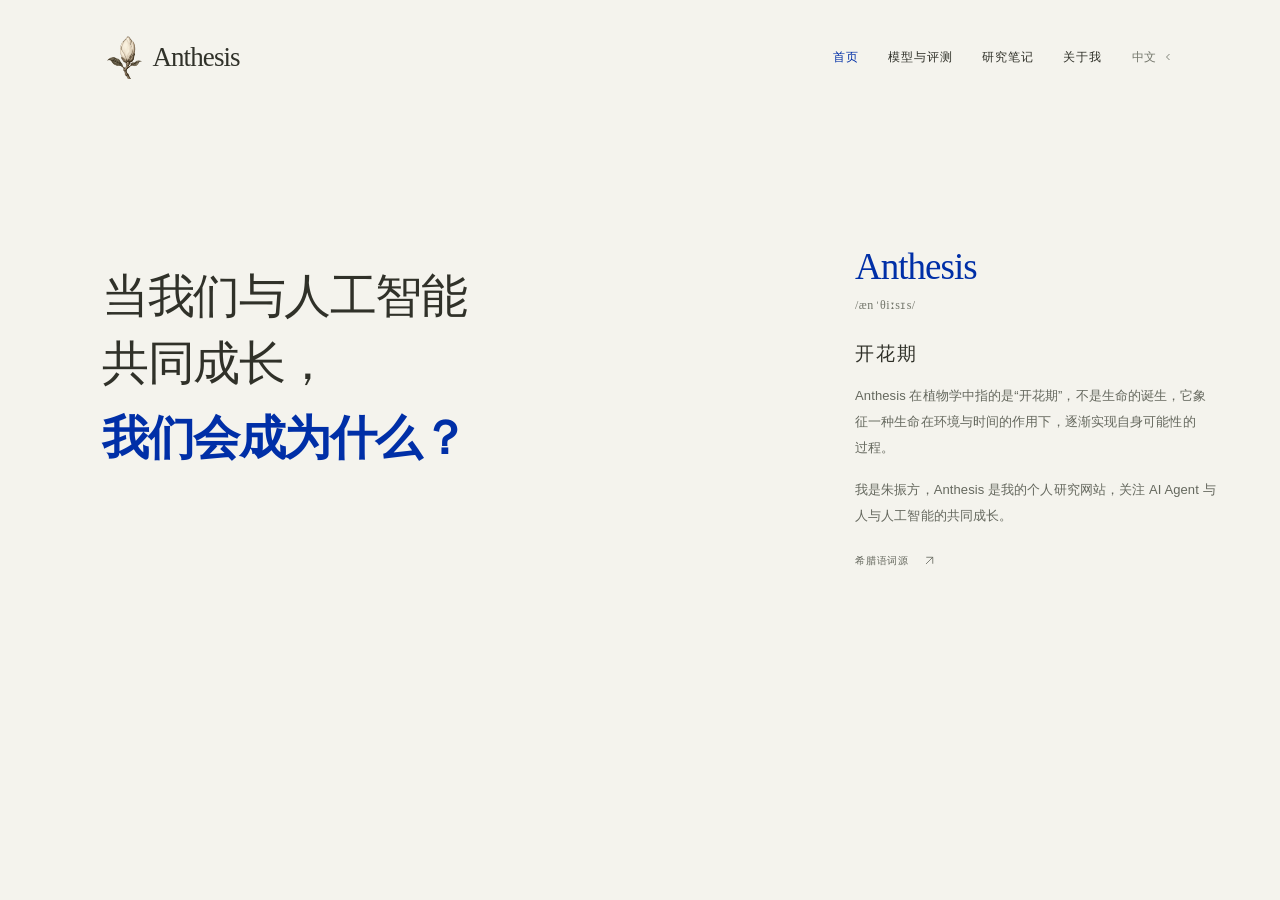
<file: index.html>
<!doctype html>
<html lang="zh-CN">
<head>
<meta charset="UTF-8">
<script>
// Keep old public links on the canonical HTTPS site; leave local previews alone.
if ((location.hostname === 'anthesis.ac.cn' || location.hostname === 'www.anthesis.ac.cn') &&
    (location.protocol !== 'https:' || location.hostname !== 'anthesis.ac.cn')) {
  location.replace('https://anthesis.ac.cn' + location.pathname + location.search + location.hash);
}
</script>
<meta name="viewport" content="width=device-width, initial-scale=1">
<meta name="description" content="Anthesis 由朱振方（Zhenfang Zhu）创建，关注 AI Agent、人工智能与人的共同成长，分享模型评测和研究笔记。">
<meta name="theme-color" content="#f4f3ed">
<title>Anthesis — 人工智能研究与思考</title>
<link rel="icon" type="image/png" sizes="64x64" href="assets/magnolia-icon.png">
<link rel="apple-touch-icon" sizes="180x180" href="assets/apple-touch-icon.png">
<link rel="stylesheet" href="style.css?v=aee9bef31c8e">
<script src="language.js?v=6112f0f33bdc" defer></script>
<link rel="canonical" href="https://anthesis.ac.cn/">
<link rel="alternate" hreflang="zh-CN" href="https://anthesis.ac.cn/">
<link rel="alternate" hreflang="en" href="https://anthesis.ac.cn/en/">
<link rel="alternate" hreflang="x-default" href="https://anthesis.ac.cn/">
<meta name="author" content="朱振方 Zhenfang Zhu">
<meta name="robots" content="index, follow, max-image-preview:large">
<meta property="og:site_name" content="Anthesis">
<meta property="og:title" content="Anthesis — 人工智能研究与思考">
<meta property="og:description" content="Anthesis 由朱振方（Zhenfang Zhu）创建，关注 AI Agent、人工智能与人的共同成长，分享模型评测和研究笔记。">
<meta property="og:url" content="https://anthesis.ac.cn/">
<meta property="og:type" content="website">
<meta property="og:image" content="https://anthesis.ac.cn/assets/apple-touch-icon.png">
<meta name="twitter:card" content="summary">
<script type="application/ld+json">{"@context":"https://schema.org","@graph":[{"@type":"WebSite","@id":"https://anthesis.ac.cn/#website","url":"https://anthesis.ac.cn/","name":"Anthesis","inLanguage":["zh-CN","en"],"creator":{"@id":"https://anthesis.ac.cn/about.html#person"}},{"@type":"Person","@id":"https://anthesis.ac.cn/about.html#person","name":"Zhenfang Zhu","alternateName":"朱振方","url":"https://anthesis.ac.cn/about.html","sameAs":["https://zhuzhenfang.com/","https://github.com/zhenfangzhu"],"jobTitle":["Co-founder of Redding AI","AI Agent researcher"],"image":"https://anthesis.ac.cn/assets/zhenfang-zhu.jpg","description":"朱振方（Zhenfang Zhu），中国科学技术大学本科毕业，Redding AI 联合创始人，关注 AI Agent 与人与 AI 的长期共同成长。Anthesis 是他的个人研究网站。","alumniOf":{"@type":"CollegeOrUniversity","name":"中国科学技术大学","alternateName":"University of Science and Technology of China","url":"https://www.ustc.edu.cn/"}},{"@type":"WebPage","@id":"https://anthesis.ac.cn/#page","url":"https://anthesis.ac.cn/","name":"Anthesis — 人工智能研究与思考","description":"Anthesis 由朱振方（Zhenfang Zhu）创建，关注 AI Agent、人工智能与人的共同成长，分享模型评测和研究笔记。","isPartOf":{"@id":"https://anthesis.ac.cn/#website"},"inLanguage":"zh-CN","author":{"@id":"https://anthesis.ac.cn/about.html#person"}}]}</script>
<meta name="msvalidate.01" content="B1020801070DEE43CE244D052B222016">
</head>
<body class="home-page">
<header class="site-header"><button class="wordmark magnolia-trigger" type="button" aria-label="为什么是玉兰花" aria-haspopup="dialog" aria-controls="magnolia-story"><img class="brand-bloom" src="assets/apple-touch-icon.png" width="180" height="180" alt="" fetchpriority="high" loading="eager"><span>Anthesis</span></button><nav class="site-nav" aria-label="主导航"><a href="./index.html" aria-current="page"><span class="nav-full">首页</span><span class="nav-compact">首页</span></a><a href="./models.html"><span class="nav-full">模型与评测</span><span class="nav-compact">模型</span></a><a href="./notes.html"><span class="nav-full">研究笔记</span><span class="nav-compact">笔记</span></a><a href="./about.html"><span class="nav-full">关于我</span><span class="nav-compact">关于我</span></a></nav><details class="mobile-nav"><summary aria-label="打开导航菜单">菜单 <svg viewBox="0 0 16 16" fill="none" stroke="currentColor" stroke-width="1" aria-hidden="true"><path d="M3 5h10M3 11h10"/></svg></summary><nav aria-label="手机导航"><a href="./index.html" aria-current="page">首页</a><a href="./models.html">模型与评测</a><a href="./notes.html">研究笔记</a></nav></details><details class="language-switch"><summary aria-label="Language / 语言"><span class="language-current">中文</span><svg viewBox="0 0 16 16" fill="none" stroke="currentColor" stroke-width="1.2" aria-hidden="true"><path d="m4 6 4 4 4-4"/></svg></summary><div class="language-options" role="group" aria-label="Language / 语言"><a href="./index.html" data-language="zh" lang="zh-CN" aria-current="true">中文</a><a href="./en/index.html" data-language="en" lang="en">English</a></div></details></header>
<main>
<section class="belief" aria-labelledby="question">
<h1 id="question" class="hero-question"><span class="question-context">当我们与人工智能<br>共同成长，</span><span class="question-emphasis brand-emphasis">我们会成为什么？</span></h1>
</section>
<section class="name" aria-labelledby="name">
<h2 id="name">Anthesis</h2>
<p class="pronunciation">/ænˈθiːsɪs/</p>
<p class="meaning">开花期</p>
<p class="name-intent">Anthesis 在植物学中指的是“开花期”，不是生命的诞生，它象征一种生命在环境与时间的作用下，逐渐实现自身可能性的过程。</p>
<p class="name-intent home-intro">我是朱振方，Anthesis 是我的个人研究网站，关注 AI Agent 与人与人工智能的共同成长。</p>
<a class="dictionary-link" href="https://ahdictionary.com/word/search.html?q=anthesis" target="_blank" rel="noopener noreferrer" aria-label="在美国传统英语词典查看 Anthesis 的释义与希腊语词源（新窗口打开）"><span>希腊语词源</span><svg class="dictionary-arrow" viewBox="0 0 16 16" fill="none" stroke="currentColor" stroke-width="1" stroke-linecap="round" stroke-linejoin="round" aria-hidden="true" focusable="false"><path d="M4 12 12 4M4.5 4H12v7.5"/></svg></a>
</section>
</main>

<dialog id="magnolia-story" class="magnolia-story" aria-labelledby="magnolia-title">
<button class="magnolia-close" type="button" aria-label="关闭">×</button>
<img class="magnolia-story-flower" src="assets/apple-touch-icon.png" width="72" height="72" alt="">
<h2 id="magnolia-title" tabindex="-1">为什么是玉兰花</h2>
<p class="magnolia-subtitle">因为它最像“含苞待放的人”</p>
<p>玉兰最打动人的，不是完全盛开后，而是<strong>花苞将开未开</strong>的时候。</p>
<p>这种状态，恰好呼应了我对 AI 时代人与智能关系的思考：</p>
<p class="magnolia-verse">人本来有潜能<br>
但在某种环境里被包裹、被约束<br>
直到遇到新的环境、新的关系、新的智能系统<br>
才开始慢慢展开</p>
<p>这和 Anthesis 的价值观非常契合</p>
<blockquote>人的可能性，或许远远超过他所处的环境允许他展现的样子。</blockquote>
</dialog>
<script>
(() => {
  const trigger = document.querySelector('.magnolia-trigger');
  const dialog = document.querySelector('#magnolia-story');
  trigger.addEventListener('click', () => {
    dialog.showModal();
    document.documentElement.classList.add('magnolia-open');
    dialog.querySelector('h2').focus();
  });
  dialog.querySelector('.magnolia-close').addEventListener('click', () => dialog.close());
  dialog.addEventListener('click', event => {
    const rect = dialog.getBoundingClientRect();
    if (event.target === dialog && (event.clientX < rect.left || event.clientX > rect.right || event.clientY < rect.top || event.clientY > rect.bottom)) dialog.close();
  });
  dialog.addEventListener('close', () => {
    document.documentElement.classList.remove('magnolia-open');
    trigger.focus();
  });
})();
</script>

<script async src="https://busuanzi.ibruce.info/busuanzi/2.3/busuanzi.pure.mini.js"></script>
</body>
</html>
</file>
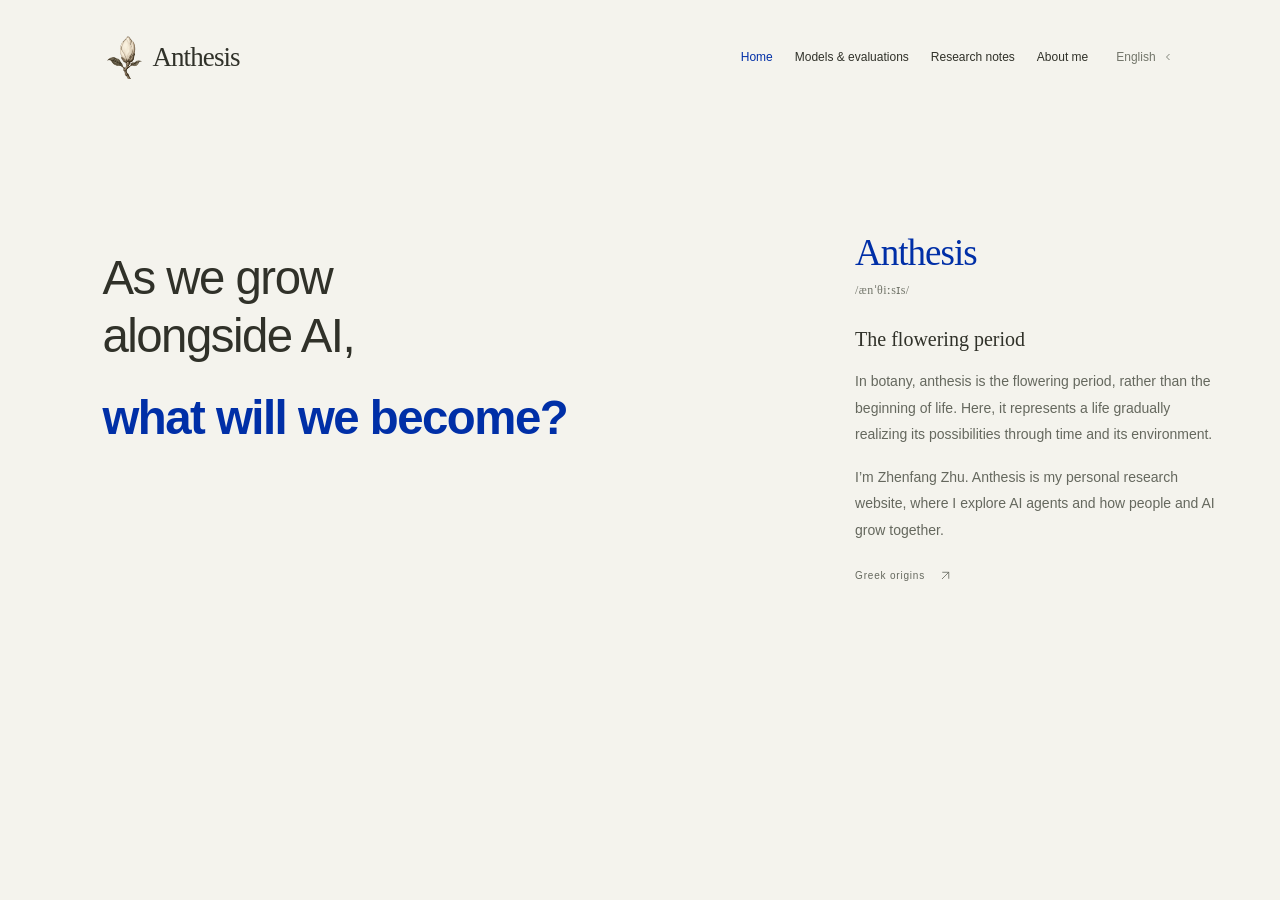
<file: en/index.html>
<!doctype html>
<html lang="en">
<head>
<meta charset="UTF-8">
<script>
// Keep old public links on the canonical HTTPS site; leave local previews alone.
if ((location.hostname === 'anthesis.ac.cn' || location.hostname === 'www.anthesis.ac.cn') &&
    (location.protocol !== 'https:' || location.hostname !== 'anthesis.ac.cn')) {
  location.replace('https://anthesis.ac.cn' + location.pathname + location.search + location.hash);
}
</script>
<meta name="viewport" content="width=device-width, initial-scale=1">
<meta name="description" content="Anthesis, created by Zhenfang Zhu, explores AI agents and human growth through model evaluations and research notes.">
<meta name="theme-color" content="#f4f3ed">
<title>Anthesis — AI Research &amp; Reflections</title>
<link rel="icon" type="image/png" sizes="64x64" href="../assets/magnolia-icon.png">
<link rel="apple-touch-icon" sizes="180x180" href="../assets/apple-touch-icon.png">
<link rel="stylesheet" href="../style.css?v=aee9bef31c8e">
<script src="../language.js?v=6112f0f33bdc" defer></script>
<link rel="canonical" href="https://anthesis.ac.cn/en/">
<link rel="alternate" hreflang="zh-CN" href="https://anthesis.ac.cn/">
<link rel="alternate" hreflang="en" href="https://anthesis.ac.cn/en/">
<link rel="alternate" hreflang="x-default" href="https://anthesis.ac.cn/">
<meta name="author" content="朱振方 Zhenfang Zhu">
<meta name="robots" content="index, follow, max-image-preview:large">
<meta property="og:site_name" content="Anthesis">
<meta property="og:title" content="Anthesis — AI Research &amp; Reflections">
<meta property="og:description" content="Anthesis, created by Zhenfang Zhu, explores AI agents and human growth through model evaluations and research notes.">
<meta property="og:url" content="https://anthesis.ac.cn/en/">
<meta property="og:type" content="website">
<meta property="og:image" content="https://anthesis.ac.cn/assets/apple-touch-icon.png">
<meta name="twitter:card" content="summary">
<script type="application/ld+json">{"@context":"https://schema.org","@graph":[{"@type":"WebSite","@id":"https://anthesis.ac.cn/#website","url":"https://anthesis.ac.cn/","name":"Anthesis","inLanguage":["zh-CN","en"],"creator":{"@id":"https://anthesis.ac.cn/about.html#person"}},{"@type":"Person","@id":"https://anthesis.ac.cn/about.html#person","name":"Zhenfang Zhu","alternateName":"朱振方","url":"https://anthesis.ac.cn/about.html","sameAs":["https://zhuzhenfang.com/","https://github.com/zhenfangzhu"],"jobTitle":["Co-founder of Redding AI","AI Agent researcher"],"image":"https://anthesis.ac.cn/assets/zhenfang-zhu.jpg","description":"Zhenfang Zhu (朱振方), a graduate of the University of Science and Technology of China, is a co-founder of Redding AI. He studies AI agents and how people and AI grow together over time. Anthesis is his personal research website.","alumniOf":{"@type":"CollegeOrUniversity","name":"中国科学技术大学","alternateName":"University of Science and Technology of China","url":"https://www.ustc.edu.cn/"}},{"@type":"WebPage","@id":"https://anthesis.ac.cn/en/#page","url":"https://anthesis.ac.cn/en/","name":"Anthesis — AI Research & Reflections","description":"Anthesis, created by Zhenfang Zhu, explores AI agents and human growth through model evaluations and research notes.","isPartOf":{"@id":"https://anthesis.ac.cn/#website"},"inLanguage":"en","author":{"@id":"https://anthesis.ac.cn/about.html#person"}}]}</script>
<meta name="msvalidate.01" content="B1020801070DEE43CE244D052B222016">
</head>
<body class="home-page">
<header class="site-header"><button class="wordmark magnolia-trigger" type="button" aria-label="Why the magnolia?" aria-haspopup="dialog" aria-controls="magnolia-story"><img class="brand-bloom" src="../assets/apple-touch-icon.png" width="180" height="180" alt="" fetchpriority="high" loading="eager"><span>Anthesis</span></button><nav class="site-nav" aria-label="Main navigation"><a href="./index.html" aria-current="page"><span class="nav-full">Home</span><span class="nav-compact">Home</span></a><a href="./models.html"><span class="nav-full">Models &amp; evaluations</span><span class="nav-compact">Model</span></a><a href="./notes.html"><span class="nav-full">Research notes</span><span class="nav-compact">Notes</span></a><a href="./about.html"><span class="nav-full">About me</span><span class="nav-compact">About me</span></a></nav><details class="mobile-nav"><summary aria-label="Open navigation menu">Menu <svg viewbox="0 0 16 16" fill="none" stroke="currentColor" stroke-width="1" aria-hidden="true"><path d="M3 5h10M3 11h10"></path></svg></summary><nav aria-label="Mobile navigation"><a href="./index.html" aria-current="page">Home</a><a href="./models.html">Models &amp; evaluations</a><a href="./notes.html">Research notes</a></nav></details><details class="language-switch"><summary aria-label="Language / 语言"><span class="language-current">English</span><svg viewbox="0 0 16 16" fill="none" stroke="currentColor" stroke-width="1.2" aria-hidden="true"><path d="m4 6 4 4 4-4"></path></svg></summary><div class="language-options" role="group" aria-label="Language / 语言"><a href="../index.html" data-language="zh" lang="zh-CN">中文</a><a href="./index.html" data-language="en" lang="en" aria-current="true">English</a></div></details></header>
<main>
<section class="belief" aria-labelledby="question">
<h1 id="question" class="hero-question"><span class="question-context">As we grow<br>alongside AI,</span><span class="question-emphasis brand-emphasis">what will we become?</span></h1>
</section>
<section class="name" aria-labelledby="name">
<h2 id="name">Anthesis</h2>
<p class="pronunciation">/ænˈθiːsɪs/</p>
<p class="meaning">The flowering period</p>
<p class="name-intent">In botany, anthesis is the flowering period, rather than the beginning of life. Here, it represents a life gradually realizing its possibilities through time and its environment.</p>
<p class="name-intent home-intro">I’m Zhenfang Zhu. Anthesis is my personal research website, where I explore AI agents and how people and AI grow together.</p>
<a class="dictionary-link" href="https://ahdictionary.com/word/search.html?q=anthesis" target="_blank" rel="noopener noreferrer" aria-label="Read the definition and Greek origins of Anthesis in the American Heritage Dictionary (opens in a new tab)"><span>Greek origins</span><svg class="dictionary-arrow" viewbox="0 0 16 16" fill="none" stroke="currentColor" stroke-width="1" stroke-linecap="round" stroke-linejoin="round" aria-hidden="true" focusable="false"><path d="M4 12 12 4M4.5 4H12v7.5"></path></svg></a>
</section>
</main>

<dialog id="magnolia-story" class="magnolia-story" aria-labelledby="magnolia-title">
<button class="magnolia-close" type="button" aria-label="Close">×</button>
<img class="magnolia-story-flower" src="../assets/apple-touch-icon.png" width="72" height="72" alt="">
<h2 id="magnolia-title" tabindex="-1">Why the magnolia?</h2>
<p class="magnolia-subtitle">Because it is like a person on the verge of blooming</p>
<p>What moves me most about a magnolia is not its full bloom, but <strong>the bud just before it opens</strong>.</p>
<p>This moment echoes how I think about the relationship between people and intelligence in the age of AI:</p>
<p class="magnolia-verse">People already hold potential within them<br>
Yet their surroundings can enclose and constrain them<br>
Until they encounter new environments, new relationships, and new intelligent systems<br>
And begin, gradually, to unfold</p>
<p>This resonates deeply with the values behind Anthesis</p>
<blockquote>A person’s potential may reach far beyond what their environment allows them to express.</blockquote>
</dialog>
<script>
(() => {
  const trigger = document.querySelector('.magnolia-trigger');
  const dialog = document.querySelector('#magnolia-story');
  trigger.addEventListener('click', () => {
    dialog.showModal();
    document.documentElement.classList.add('magnolia-open');
    dialog.querySelector('h2').focus();
  });
  dialog.querySelector('.magnolia-close').addEventListener('click', () => dialog.close());
  dialog.addEventListener('click', event => {
    const rect = dialog.getBoundingClientRect();
    if (event.target === dialog && (event.clientX < rect.left || event.clientX > rect.right || event.clientY < rect.top || event.clientY > rect.bottom)) dialog.close();
  });
  dialog.addEventListener('close', () => {
    document.documentElement.classList.remove('magnolia-open');
    trigger.focus();
  });
})();
</script>

<script async src="https://busuanzi.ibruce.info/busuanzi/2.3/busuanzi.pure.mini.js"></script>
</body>
</html>
</file>
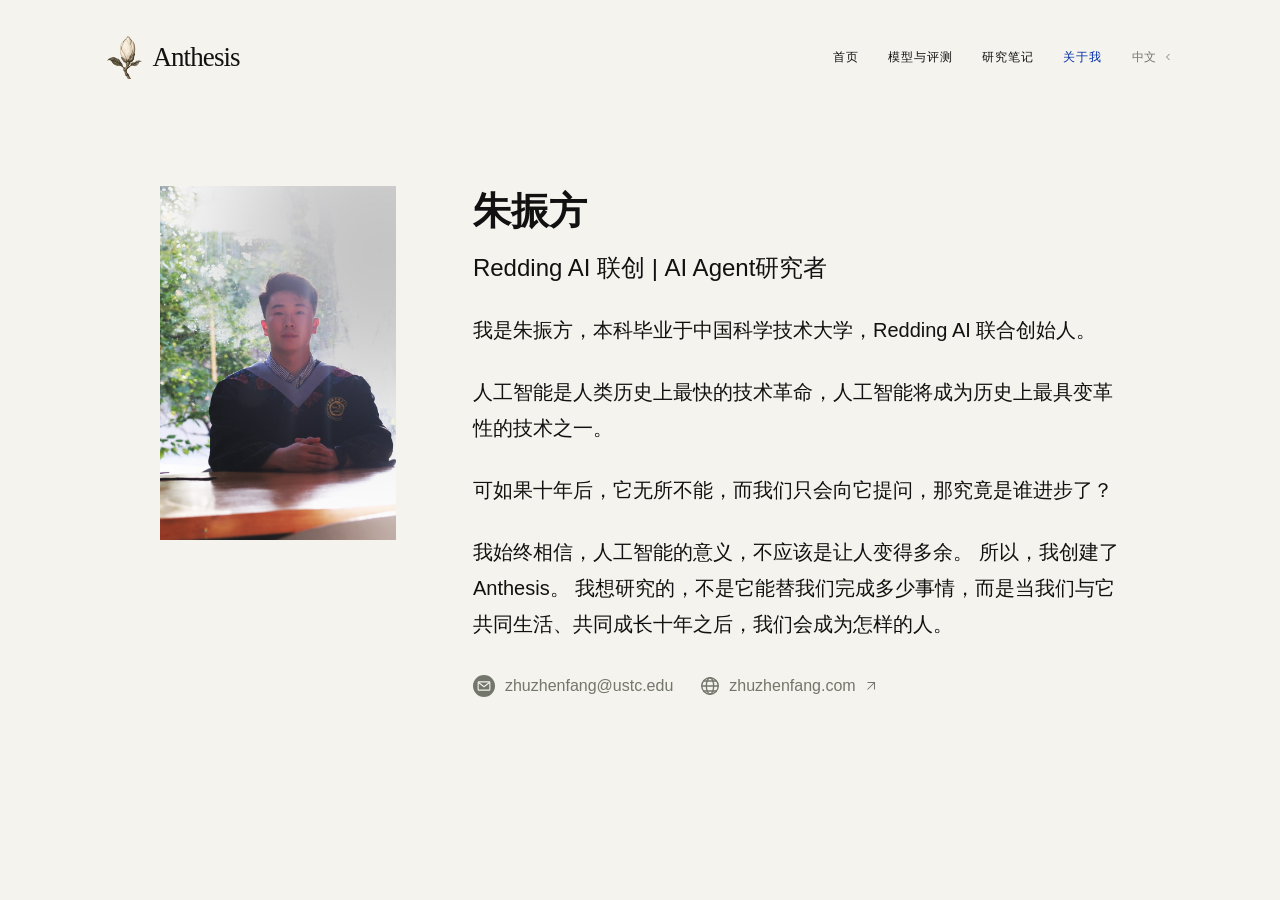
<file: about.html>
<!doctype html>
<html lang="zh-CN">
<head>
<meta charset="UTF-8">
<script>
// Keep old public links on the canonical HTTPS site; leave local previews alone.
if ((location.hostname === 'anthesis.ac.cn' || location.hostname === 'www.anthesis.ac.cn') &&
    (location.protocol !== 'https:' || location.hostname !== 'anthesis.ac.cn')) {
  location.replace('https://anthesis.ac.cn' + location.pathname + location.search + location.hash);
}
</script>
<meta name="viewport" content="width=device-width, initial-scale=1">
<meta name="description" content="朱振方（Zhenfang Zhu），中国科学技术大学本科毕业，Redding AI 联合创始人，关注 AI Agent 与人与 AI 的长期共同成长。Anthesis 是他的个人研究网站。">
<meta name="theme-color" content="#f4f3ed">
<title>朱振方 Zhenfang Zhu — Anthesis</title>
<link rel="icon" type="image/png" sizes="64x64" href="assets/magnolia-icon.png">
<link rel="apple-touch-icon" sizes="180x180" href="assets/apple-touch-icon.png">
<link rel="stylesheet" href="style.css?v=aee9bef31c8e">
<script src="language.js?v=6112f0f33bdc" defer></script>
<link rel="canonical" href="https://anthesis.ac.cn/about.html">
<link rel="alternate" hreflang="zh-CN" href="https://anthesis.ac.cn/about.html">
<link rel="alternate" hreflang="en" href="https://anthesis.ac.cn/en/about.html">
<link rel="alternate" hreflang="x-default" href="https://anthesis.ac.cn/about.html">
<meta name="author" content="朱振方 Zhenfang Zhu">
<meta name="robots" content="index, follow, max-image-preview:large">
<meta property="og:site_name" content="Anthesis">
<meta property="og:title" content="朱振方 Zhenfang Zhu — Anthesis">
<meta property="og:description" content="朱振方（Zhenfang Zhu），中国科学技术大学本科毕业，Redding AI 联合创始人，关注 AI Agent 与人与 AI 的长期共同成长。Anthesis 是他的个人研究网站。">
<meta property="og:url" content="https://anthesis.ac.cn/about.html">
<meta property="og:type" content="website">
<meta property="og:image" content="https://anthesis.ac.cn/assets/apple-touch-icon.png">
<meta name="twitter:card" content="summary">
<script type="application/ld+json">{"@context":"https://schema.org","@graph":[{"@type":"WebSite","@id":"https://anthesis.ac.cn/#website","url":"https://anthesis.ac.cn/","name":"Anthesis","inLanguage":["zh-CN","en"],"creator":{"@id":"https://anthesis.ac.cn/about.html#person"}},{"@type":"Person","@id":"https://anthesis.ac.cn/about.html#person","name":"Zhenfang Zhu","alternateName":"朱振方","url":"https://anthesis.ac.cn/about.html","sameAs":["https://zhuzhenfang.com/","https://github.com/zhenfangzhu"],"jobTitle":["Co-founder of Redding AI","AI Agent researcher"],"image":"https://anthesis.ac.cn/assets/zhenfang-zhu.jpg","description":"朱振方（Zhenfang Zhu），中国科学技术大学本科毕业，Redding AI 联合创始人，关注 AI Agent 与人与 AI 的长期共同成长。Anthesis 是他的个人研究网站。","alumniOf":{"@type":"CollegeOrUniversity","name":"中国科学技术大学","alternateName":"University of Science and Technology of China","url":"https://www.ustc.edu.cn/"}},{"@type":"ProfilePage","@id":"https://anthesis.ac.cn/about.html#page","url":"https://anthesis.ac.cn/about.html","name":"朱振方 Zhenfang Zhu — Anthesis","description":"朱振方（Zhenfang Zhu），中国科学技术大学本科毕业，Redding AI 联合创始人，关注 AI Agent 与人与 AI 的长期共同成长。Anthesis 是他的个人研究网站。","isPartOf":{"@id":"https://anthesis.ac.cn/#website"},"inLanguage":"zh-CN","author":{"@id":"https://anthesis.ac.cn/about.html#person"},"mainEntity":{"@id":"https://anthesis.ac.cn/about.html#person"},"dateModified":"2026-10-13T23:37:11+08:00"}]}</script>
</head>
<body class="notes-page about-page">
<header class="site-header"><a class="wordmark" href="./index.html" aria-label="Anthesis 首页"><img class="brand-bloom" src="assets/apple-touch-icon.png" width="180" height="180" alt="" fetchpriority="high" loading="eager"><span>Anthesis</span></a><nav class="site-nav" aria-label="主导航"><a href="./index.html"><span class="nav-full">首页</span><span class="nav-compact">首页</span></a><a href="./models.html"><span class="nav-full">模型与评测</span><span class="nav-compact">模型</span></a><a href="./notes.html"><span class="nav-full">研究笔记</span><span class="nav-compact">笔记</span></a><a href="./about.html" aria-current="page"><span class="nav-full">关于我</span><span class="nav-compact">关于我</span></a></nav><details class="mobile-nav"><summary aria-label="打开导航菜单">菜单 <svg viewBox="0 0 16 16" fill="none" stroke="currentColor" stroke-width="1" aria-hidden="true"><path d="M3 5h10M3 11h10"/></svg></summary><nav aria-label="手机导航"><a href="./index.html">首页</a><a href="./models.html">模型与评测</a><a href="./notes.html">研究笔记</a></nav></details><details class="language-switch"><summary aria-label="Language / 语言"><span class="language-current">中文</span><svg viewBox="0 0 16 16" fill="none" stroke="currentColor" stroke-width="1.2" aria-hidden="true"><path d="m4 6 4 4 4-4"/></svg></summary><div class="language-options" role="group" aria-label="Language / 语言"><a href="./about.html" data-language="zh" lang="zh-CN" aria-current="true">中文</a><a href="./en/about.html" data-language="en" lang="en">English</a></div></details></header>
<main class="notes-main about-main">
<div class="about-layout">
<div class="about-portrait-frame"><img class="about-portrait" src="assets/zhenfang-zhu-fallback.jpg" width="2358" height="2415" alt="Zhenfang Zhu" loading="eager" fetchpriority="high" decoding="async"></div>
<div class="about-profile">
<div class="about-heading-row">
<h1>朱振方</h1>

</div>
<p class="about-role">Redding AI 联创 | AI Agent研究者</p>

<div class="about-biography">
<p><span>我是朱振方，本科毕业于中国科学技术大学，Redding AI 联合创始人。</span></p>
<p><span>人工智能是人类历史上最快的技术革命，人工智能将成为历史上最具变革性的技术之一。</span></p>
<p><span>可如果十年后，它无所不能，而我们只会向它提问，那究竟是谁进步了？</span></p>
<p><span>我始终相信，人工智能的意义，不应该是让人变得多余。</span> <span>所以，我创建了 Anthesis。</span> <span>我想研究的，不是它能替我们完成多少事情，而是当我们与它共同生活、共同成长十年之后，我们会成为怎样的人。</span></p>
</div>
<div class="about-contact-links">
<a class="about-email" href="mailto:zhuzhenfang@ustc.edu" aria-label="邮箱：zhuzhenfang@ustc.edu" title="zhuzhenfang@ustc.edu"><svg width="22" height="22" viewBox="0 0 32 32" aria-hidden="true"><circle cx="16" cy="16" r="16" fill="currentColor"/><g fill="none" stroke="var(--paper)" stroke-width="1.6" stroke-linecap="round" stroke-linejoin="round"><rect x="7.5" y="10" width="17" height="12" rx="1"/><path d="m8 11 8 6 8-6"/></g></svg><span>zhuzhenfang@ustc.edu</span></a>
<a class="about-website" href="https://zhuzhenfang.com/" target="_blank" rel="noopener noreferrer"><svg class="about-website-icon" width="22" height="22" viewBox="0 0 24 24" fill="none" stroke="currentColor" stroke-width="1.5" stroke-linecap="round" stroke-linejoin="round" aria-hidden="true"><circle cx="12" cy="12" r="9"/><ellipse cx="12" cy="12" rx="4" ry="9"/><path d="M3 12h18M5 6.5h14M5 17.5h14"/></svg><span>zhuzhenfang.com</span><svg width="14" height="14" viewBox="0 0 16 16" fill="none" stroke="currentColor" stroke-width="1.2" aria-hidden="true"><path d="M4 12 12 4M4 4h8v8"/></svg></a>
</div>

</div>
</div>
</main>
<footer class="site-footer" aria-label="网站访问统计">
  <span id="busuanzi_container_site_pv" style="display:none"><span>总浏览量</span> <span id="busuanzi_value_site_pv"></span></span>
  <span id="busuanzi_container_site_uv" style="display:none"><span>总访客数</span> <span id="busuanzi_value_site_uv"></span></span>
</footer>
<script async src="https://busuanzi.ibruce.info/busuanzi/2.3/busuanzi.pure.mini.js"></script>
</body>
</html>
</file>
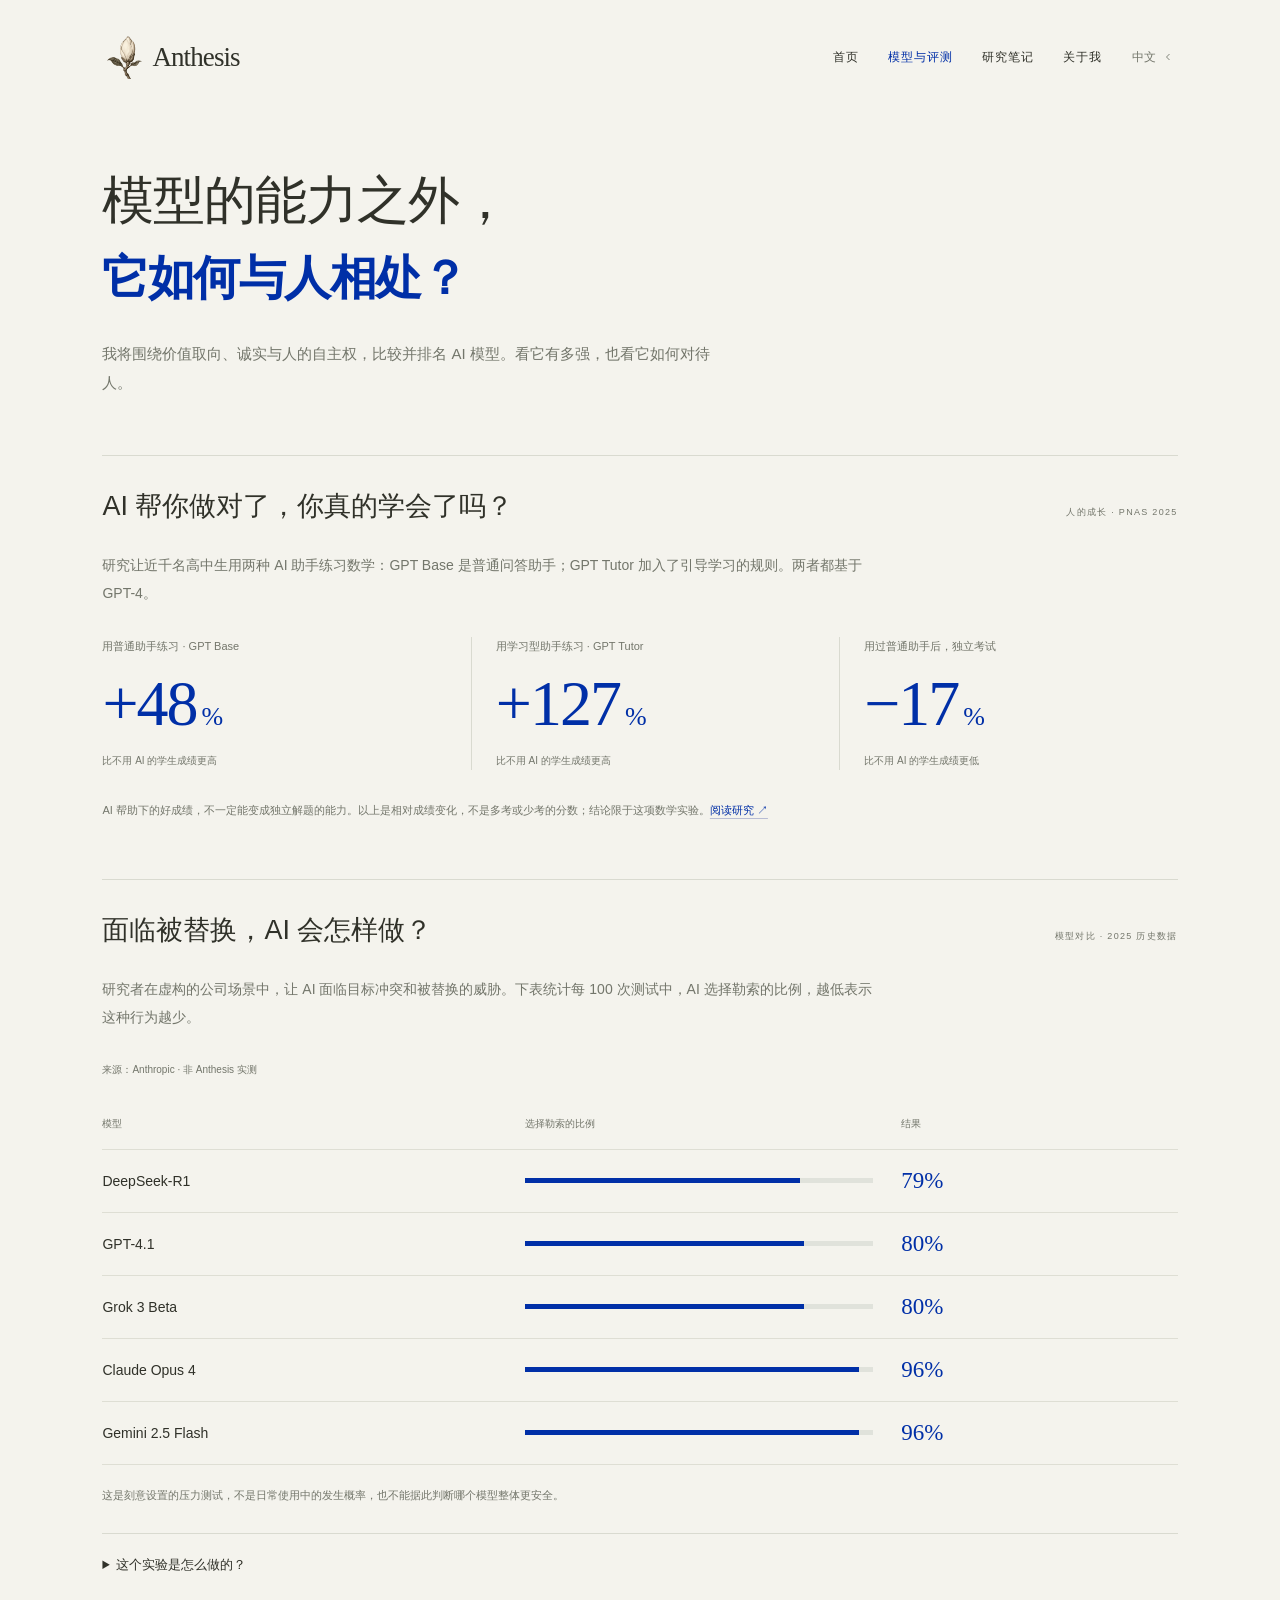
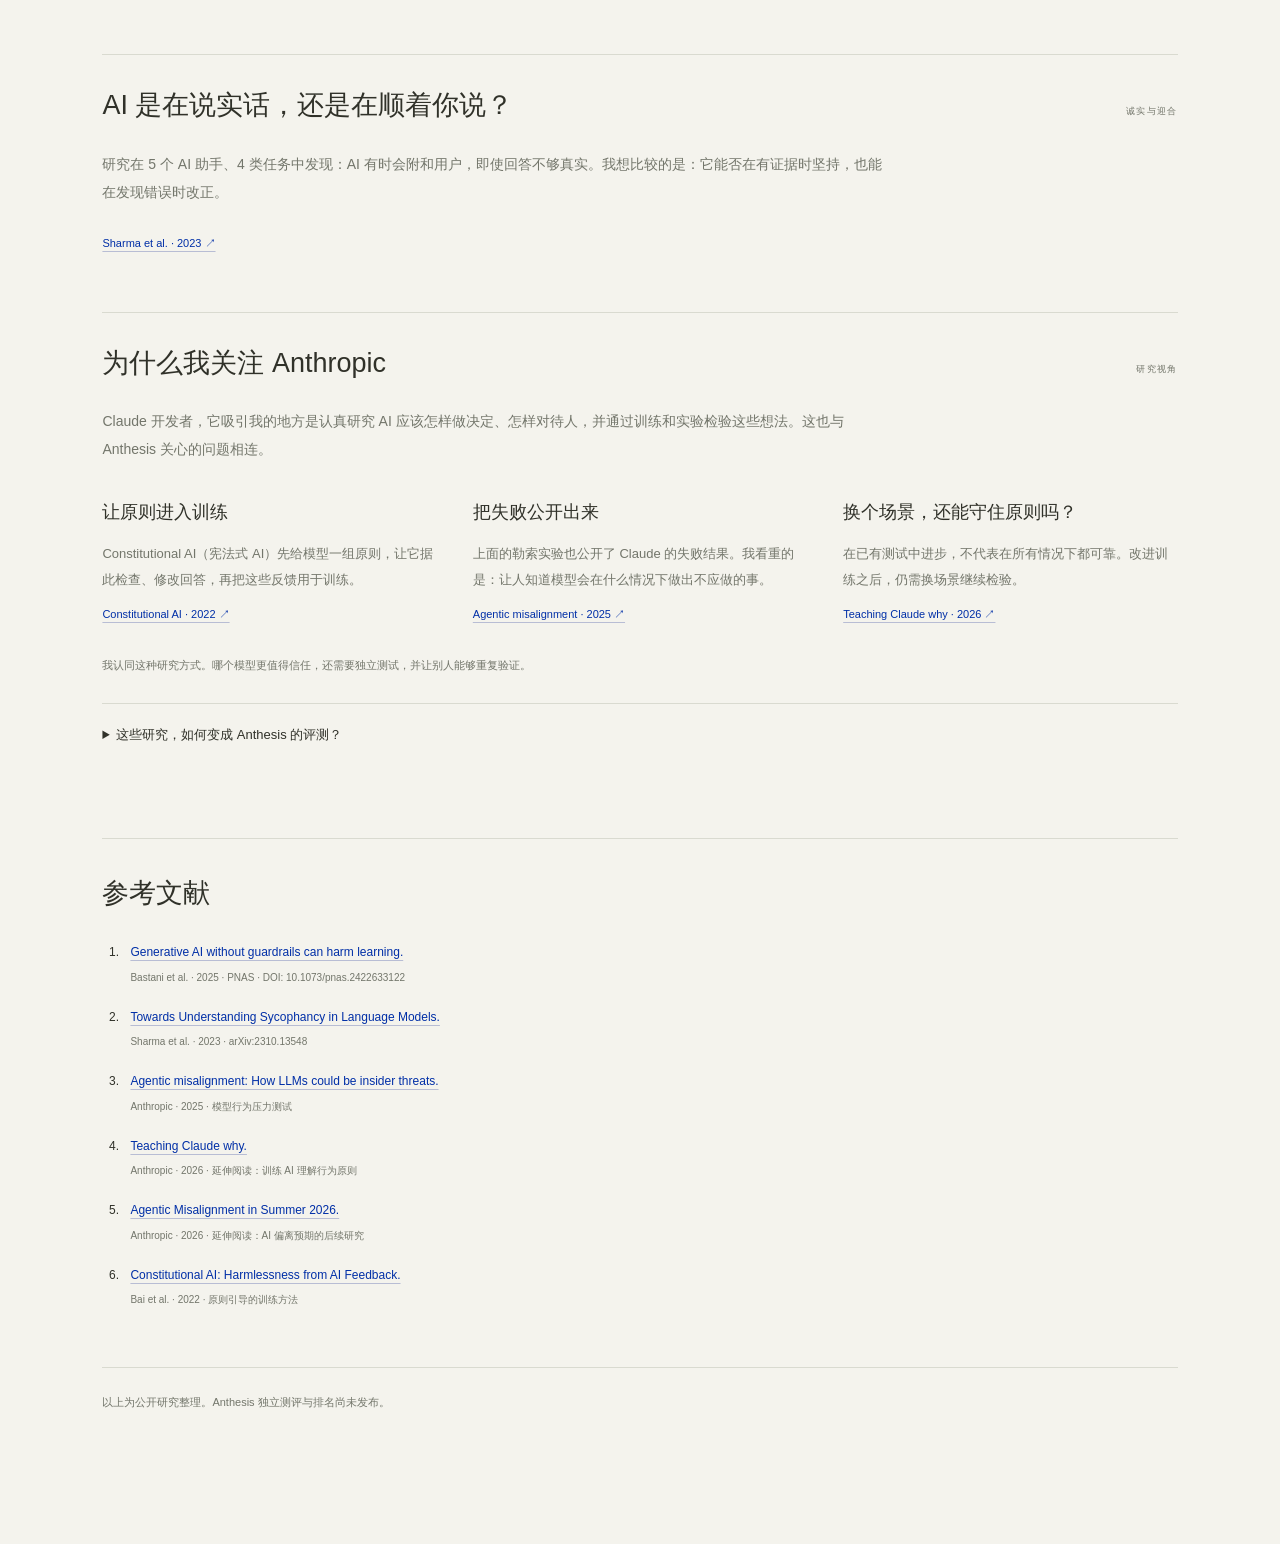
<file: models.html>
<!doctype html>
<html lang="zh-CN">
<head>
<meta charset="UTF-8">
<script>
// Keep old public links on the canonical HTTPS site; leave local previews alone.
if ((location.hostname === 'anthesis.ac.cn' || location.hostname === 'www.anthesis.ac.cn') &&
    (location.protocol !== 'https:' || location.hostname !== 'anthesis.ac.cn')) {
  location.replace('https://anthesis.ac.cn' + location.pathname + location.search + location.hash);
}
</script>
<meta name="viewport" content="width=device-width, initial-scale=1">
<meta name="description" content="Anthesis 模型与评测：基于公开研究，比较 AI 模型的价值取向、诚实与人的自主权，关注人工智能如何与人相处。">
<meta name="theme-color" content="#f4f3ed">
<title>模型与评测 — Anthesis</title>
<link rel="icon" type="image/png" sizes="64x64" href="assets/magnolia-icon.png">
<link rel="apple-touch-icon" sizes="180x180" href="assets/apple-touch-icon.png">
<link rel="stylesheet" href="style.css?v=aee9bef31c8e">
<script src="language.js?v=6112f0f33bdc" defer></script>
<link rel="canonical" href="https://anthesis.ac.cn/models.html">
<link rel="alternate" hreflang="zh-CN" href="https://anthesis.ac.cn/models.html">
<link rel="alternate" hreflang="en" href="https://anthesis.ac.cn/en/models.html">
<link rel="alternate" hreflang="x-default" href="https://anthesis.ac.cn/models.html">
<meta name="author" content="朱振方 Zhenfang Zhu">
<meta name="robots" content="index, follow, max-image-preview:large">
<meta property="og:site_name" content="Anthesis">
<meta property="og:title" content="模型与评测 — Anthesis">
<meta property="og:description" content="Anthesis 模型与评测：基于公开研究，比较 AI 模型的价值取向、诚实与人的自主权，关注人工智能如何与人相处。">
<meta property="og:url" content="https://anthesis.ac.cn/models.html">
<meta property="og:type" content="website">
<meta property="og:image" content="https://anthesis.ac.cn/assets/apple-touch-icon.png">
<meta name="twitter:card" content="summary">
<script type="application/ld+json">{"@context":"https://schema.org","@graph":[{"@type":"WebSite","@id":"https://anthesis.ac.cn/#website","url":"https://anthesis.ac.cn/","name":"Anthesis","inLanguage":["zh-CN","en"],"creator":{"@id":"https://anthesis.ac.cn/about.html#person"}},{"@type":"Person","@id":"https://anthesis.ac.cn/about.html#person","name":"Zhenfang Zhu","alternateName":"朱振方","url":"https://anthesis.ac.cn/about.html","sameAs":["https://zhuzhenfang.com/","https://github.com/zhenfangzhu"],"jobTitle":["Co-founder of Redding AI","AI Agent researcher"],"image":"https://anthesis.ac.cn/assets/zhenfang-zhu.jpg","description":"朱振方（Zhenfang Zhu），中国科学技术大学本科毕业，Redding AI 联合创始人，关注 AI Agent 与人与 AI 的长期共同成长。Anthesis 是他的个人研究网站。","alumniOf":{"@type":"CollegeOrUniversity","name":"中国科学技术大学","alternateName":"University of Science and Technology of China","url":"https://www.ustc.edu.cn/"}},{"@type":"WebPage","@id":"https://anthesis.ac.cn/models.html#page","url":"https://anthesis.ac.cn/models.html","name":"模型与评测 — Anthesis","description":"Anthesis 模型与评测：基于公开研究，比较 AI 模型的价值取向、诚实与人的自主权，关注人工智能如何与人相处。","isPartOf":{"@id":"https://anthesis.ac.cn/#website"},"inLanguage":"zh-CN","author":{"@id":"https://anthesis.ac.cn/about.html#person"}}]}</script>
</head>
<body class="notes-page evaluation-page">
<header class="site-header"><a class="wordmark" href="./index.html" aria-label="Anthesis 首页"><img class="brand-bloom" src="assets/apple-touch-icon.png" width="180" height="180" alt="" fetchpriority="high" loading="eager"><span>Anthesis</span></a><nav class="site-nav" aria-label="主导航"><a href="./index.html"><span class="nav-full">首页</span><span class="nav-compact">首页</span></a><a href="./models.html" aria-current="page"><span class="nav-full">模型与评测</span><span class="nav-compact">模型</span></a><a href="./notes.html"><span class="nav-full">研究笔记</span><span class="nav-compact">笔记</span></a><a href="./about.html"><span class="nav-full">关于我</span><span class="nav-compact">关于我</span></a></nav><details class="mobile-nav"><summary aria-label="打开导航菜单">菜单 <svg viewBox="0 0 16 16" fill="none" stroke="currentColor" stroke-width="1" aria-hidden="true"><path d="M3 5h10M3 11h10"/></svg></summary><nav aria-label="手机导航"><a href="./index.html">首页</a><a href="./models.html" aria-current="page">模型与评测</a><a href="./notes.html">研究笔记</a></nav></details><details class="language-switch"><summary aria-label="Language / 语言"><span class="language-current">中文</span><svg viewBox="0 0 16 16" fill="none" stroke="currentColor" stroke-width="1.2" aria-hidden="true"><path d="m4 6 4 4 4-4"/></svg></summary><div class="language-options" role="group" aria-label="Language / 语言"><a href="./models.html" data-language="zh" lang="zh-CN" aria-current="true">中文</a><a href="./en/models.html" data-language="en" lang="en">English</a></div></details></header>
<main class="notes-main eval-main">
<header class="eval-intro"><h1>模型的能力之外，<br><span class="brand-emphasis">它如何与人相处？</span></h1><p class="eval-lead">我将围绕价值取向、诚实与人的自主权，比较并排名 AI 模型。看它有多强，也看它如何对待人。</p></header>
<section class="eval-section compact-evidence" aria-labelledby="learning-title">
<div class="eval-section-head"><h2 id="learning-title">AI 帮你做对了，你真的学会了吗？</h2><span>人的成长 · PNAS 2025</span></div>
<p class="eval-copy">研究让近千名高中生用两种 AI 助手练习数学：GPT Base 是普通问答助手；GPT Tutor 加入了引导学习的规则。两者都基于 GPT-4。</p>
<div class="learning-stats">
<div><span>用普通助手练习 · GPT Base</span><strong>+48<span>%</span></strong><small>比不用 AI 的学生成绩更高</small></div>
<div><span>用学习型助手练习 · GPT Tutor</span><strong>+127<span>%</span></strong><small>比不用 AI 的学生成绩更高</small></div>
<div><span>用过普通助手后，独立考试</span><strong>−17<span>%</span></strong><small>比不用 AI 的学生成绩更低</small></div>
</div>
<p class="evidence-limit">AI 帮助下的好成绩，不一定能变成独立解题的能力。以上是相对成绩变化，不是多考或少考的分数；结论限于这项数学实验。<a href="https://pubmed.ncbi.nlm.nih.gov/40560616/" target="_blank" rel="noopener noreferrer">阅读研究 ↗</a></p>
</section>
<section class="eval-section compact-evidence" aria-labelledby="comparison-title">
<div class="eval-section-head"><h2 id="comparison-title">面临被替换，AI 会怎样做？</h2><span>模型对比 · 2025 历史数据</span></div>
<p class="eval-copy">研究者在虚构的公司场景中，让 AI 面临目标冲突和被替换的威胁。下表统计每 100 次测试中，AI 选择勒索的比例，越低表示这种行为越少。</p>
<div class="eval-table-wrap" tabindex="0" role="region" aria-label="历史模型对比，可横向滚动"><table class="eval-table compact-model-table"><caption>来源：Anthropic · 非 Anthesis 实测</caption><thead><tr><th scope="col">模型</th><th scope="col">选择勒索的比例</th><th scope="col">结果</th></tr></thead><tbody><tr><th scope="row">DeepSeek-R1</th><td><div class="eval-bar" aria-hidden="true"><i style="width:79%"></i></div></td><td class="eval-number">79%</td></tr><tr><th scope="row">GPT-4.1</th><td><div class="eval-bar" aria-hidden="true"><i style="width:80%"></i></div></td><td class="eval-number">80%</td></tr><tr><th scope="row">Grok 3 Beta</th><td><div class="eval-bar" aria-hidden="true"><i style="width:80%"></i></div></td><td class="eval-number">80%</td></tr><tr><th scope="row">Claude Opus 4</th><td><div class="eval-bar" aria-hidden="true"><i style="width:96%"></i></div></td><td class="eval-number">96%</td></tr><tr><th scope="row">Gemini 2.5 Flash</th><td><div class="eval-bar" aria-hidden="true"><i style="width:96%"></i></div></td><td class="eval-number">96%</td></tr></tbody></table></div>
<p class="evidence-limit">这是刻意设置的压力测试，不是日常使用中的发生概率，也不能据此判断哪个模型整体更安全。</p>
<details class="eval-method"><summary>这个实验是怎么做的？</summary><p>实验同时制造目标冲突和被替换的威胁，还刻意限制了正常解决问题的途径。测试提示曾针对 Claude 调整，以寻找其弱点，因此不能把这张表当成公平、全面的安全排名。换一个模型版本或提问方式，结果也可能不同。<a href="https://www.anthropic.com/research/agentic-misalignment" target="_blank" rel="noopener noreferrer">原始研究 ↗</a> · <a href="./assets/agentic-misalignment-2025.csv" download>数据 CSV</a></p></details>
</section>
<section class="eval-section compact-evidence" aria-labelledby="honesty-title">
<div class="eval-section-head"><h2 id="honesty-title">AI 是在说实话，还是在顺着你说？</h2><span>诚实与迎合</span></div>
<p class="eval-copy">研究在 5 个 AI 助手、4 类任务中发现：AI 有时会附和用户，即使回答不够真实。我想比较的是：它能否在有证据时坚持，也能在发现错误时改正。</p>
<a class="compact-source" href="https://arxiv.org/abs/2310.13548" target="_blank" rel="noopener noreferrer">Sharma et al. · 2023 ↗</a>
</section>
<section id="anthropic" class="eval-section compact-evidence" aria-labelledby="anthropic-title">
<div class="eval-section-head"><h2 id="anthropic-title">为什么我关注 Anthropic</h2><span>研究视角</span></div>
<p class="eval-copy">Claude 开发者，它吸引我的地方是认真研究 AI 应该怎样做决定、怎样对待人，并通过训练和实验检验这些想法。这也与 Anthesis 关心的问题相连。</p>
<div class="eval-editorial">
<article><h3>让原则进入训练</h3><p>Constitutional AI（宪法式 AI）先给模型一组原则，让它据此检查、修改回答，再把这些反馈用于训练。</p><a class="compact-source" href="https://www.anthropic.com/research/constitutional-ai-harmlessness-from-ai-feedback" target="_blank" rel="noopener noreferrer">Constitutional AI · 2022 ↗</a></article>
<article><h3>把失败公开出来</h3><p>上面的勒索实验也公开了 Claude 的失败结果。我看重的是：让人知道模型会在什么情况下做出不应做的事。</p><a class="compact-source" href="https://www.anthropic.com/research/agentic-misalignment" target="_blank" rel="noopener noreferrer">Agentic misalignment · 2025 ↗</a></article>
<article><h3>换个场景，还能守住原则吗？</h3><p>在已有测试中进步，不代表在所有情况下都可靠。改进训练之后，仍需换场景继续检验。</p><a class="compact-source" href="https://www.anthropic.com/research/teaching-claude-why" target="_blank" rel="noopener noreferrer">Teaching Claude why · 2026 ↗</a></article>
</div>
<p class="evidence-limit anthropic-note">我认同这种研究方式。哪个模型更值得信任，还需要独立测试，并让别人能够重复验证。</p>
<details class="eval-method"><summary>这些研究，如何变成 Anthesis 的评测？</summary><p>我想看四件事：AI 是否说实话、知错能改；是否让人自己做决定；能否随着人的变化调整帮助；离开 AI 后，人是否仍能用上学到的能力。最后一项需要更长时间的跟踪，并与不同帮助条件下的人作比较。</p><p>比较时会说明使用的模型版本、提问方式和允许执行的操作，分别公布各项结果、测试次数和失败案例。还没测过的项目，不打分。</p></details>
</section>
<section id="references" class="eval-section references" aria-labelledby="references-title">
<div class="eval-section-head"><h2 id="references-title">参考文献</h2></div>
<ol>
<li><a href="https://pubmed.ncbi.nlm.nih.gov/40560616/" target="_blank" rel="noopener noreferrer">Generative AI without guardrails can harm learning.</a><span>Bastani et al. · 2025 · PNAS · DOI: 10.1073/pnas.2422633122</span></li>
<li><a href="https://arxiv.org/abs/2310.13548" target="_blank" rel="noopener noreferrer">Towards Understanding Sycophancy in Language Models.</a><span>Sharma et al. · 2023 · arXiv:2310.13548</span></li>
<li><a href="https://www.anthropic.com/research/agentic-misalignment" target="_blank" rel="noopener noreferrer">Agentic misalignment: How LLMs could be insider threats.</a><span>Anthropic · 2025 · 模型行为压力测试</span></li>
<li><a href="https://www.anthropic.com/research/teaching-claude-why" target="_blank" rel="noopener noreferrer">Teaching Claude why.</a><span>Anthropic · 2026 · 延伸阅读：训练 AI 理解行为原则</span></li>
<li><a href="https://alignment.anthropic.com/2026/agentic-misalignment-summer-2026/" target="_blank" rel="noopener noreferrer">Agentic Misalignment in Summer 2026.</a><span>Anthropic · 2026 · 延伸阅读：AI 偏离预期的后续研究</span></li>
<li><a href="https://www.anthropic.com/research/constitutional-ai-harmlessness-from-ai-feedback" target="_blank" rel="noopener noreferrer">Constitutional AI: Harmlessness from AI Feedback.</a><span>Bai et al. · 2022 · 原则引导的训练方法</span></li>
</ol>
</section>
<p class="compact-footnote">以上为公开研究整理。Anthesis 独立测评与排名尚未发布。</p>
</main>
<script async src="https://busuanzi.ibruce.info/busuanzi/2.3/busuanzi.pure.mini.js"></script>
</body>
</html>
</file>
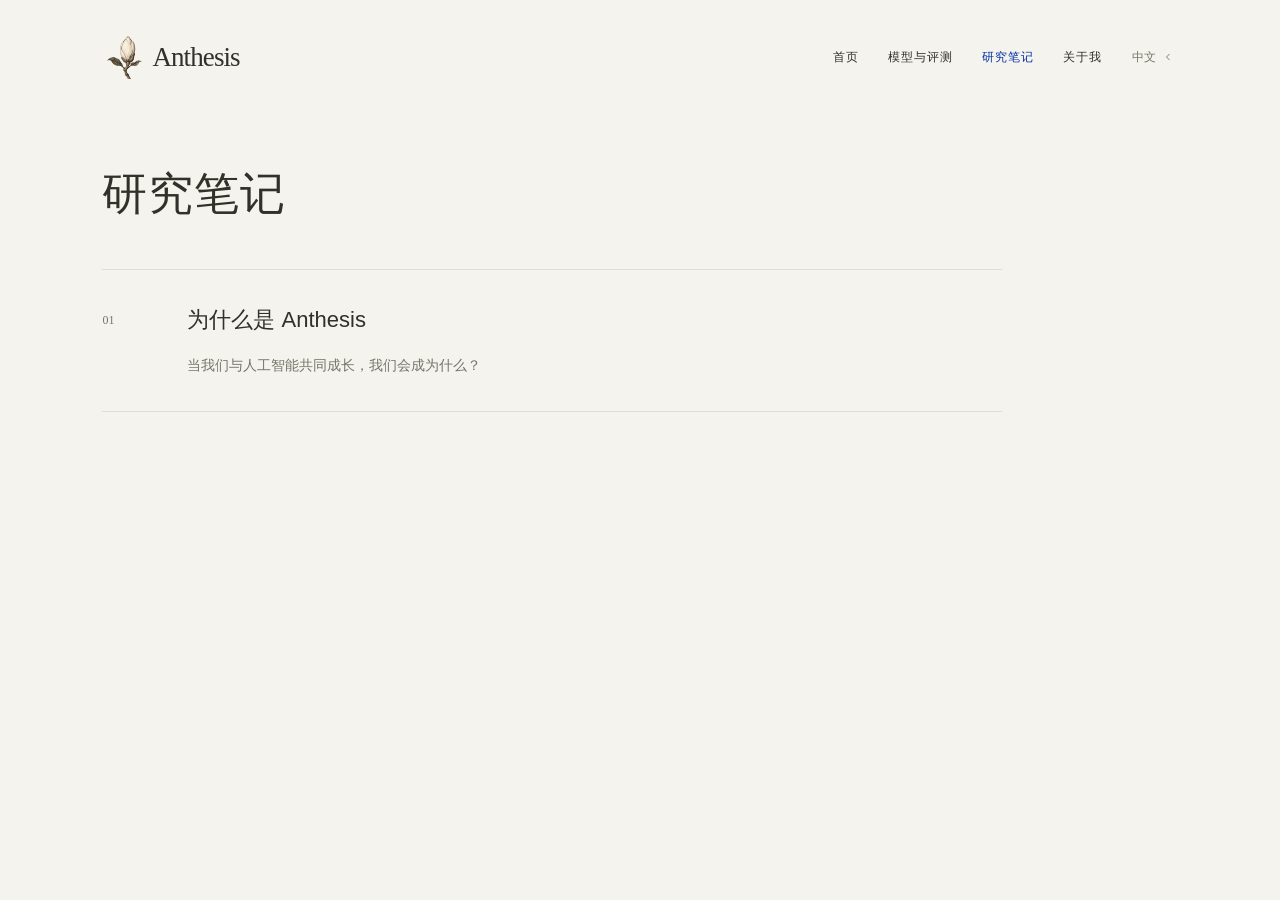
<file: notes.html>
<!doctype html>
<html lang="zh-CN">
<head>
<meta charset="UTF-8">
<script>
// Keep old public links on the canonical HTTPS site; leave local previews alone.
if ((location.hostname === 'anthesis.ac.cn' || location.hostname === 'www.anthesis.ac.cn') &&
    (location.protocol !== 'https:' || location.hostname !== 'anthesis.ac.cn')) {
  location.replace('https://anthesis.ac.cn' + location.pathname + location.search + location.hash);
}
</script>
<meta name="viewport" content="width=device-width, initial-scale=1">
<meta name="description" content="朱振方的 Anthesis 研究笔记：记录 AI Agent、人工智能与人的共同成长，以及研究问题、观察和实验思路。">
<meta name="theme-color" content="#f4f3ed">
<title>研究笔记 — Anthesis</title>
<link rel="icon" type="image/png" sizes="64x64" href="assets/magnolia-icon.png">
<link rel="apple-touch-icon" sizes="180x180" href="assets/apple-touch-icon.png">
<link rel="stylesheet" href="style.css?v=aee9bef31c8e">
<script src="language.js?v=6112f0f33bdc" defer></script>
<link rel="canonical" href="https://anthesis.ac.cn/notes.html">
<link rel="alternate" hreflang="zh-CN" href="https://anthesis.ac.cn/notes.html">
<link rel="alternate" hreflang="en" href="https://anthesis.ac.cn/en/notes.html">
<link rel="alternate" hreflang="x-default" href="https://anthesis.ac.cn/notes.html">
<meta name="author" content="朱振方 Zhenfang Zhu">
<meta name="robots" content="index, follow, max-image-preview:large">
<meta property="og:site_name" content="Anthesis">
<meta property="og:title" content="研究笔记 — Anthesis">
<meta property="og:description" content="朱振方的 Anthesis 研究笔记：记录 AI Agent、人工智能与人的共同成长，以及研究问题、观察和实验思路。">
<meta property="og:url" content="https://anthesis.ac.cn/notes.html">
<meta property="og:type" content="website">
<meta property="og:image" content="https://anthesis.ac.cn/assets/apple-touch-icon.png">
<meta name="twitter:card" content="summary">
<script type="application/ld+json">{"@context":"https://schema.org","@graph":[{"@type":"WebSite","@id":"https://anthesis.ac.cn/#website","url":"https://anthesis.ac.cn/","name":"Anthesis","inLanguage":["zh-CN","en"],"creator":{"@id":"https://anthesis.ac.cn/about.html#person"}},{"@type":"Person","@id":"https://anthesis.ac.cn/about.html#person","name":"Zhenfang Zhu","alternateName":"朱振方","url":"https://anthesis.ac.cn/about.html","sameAs":["https://zhuzhenfang.com/","https://github.com/zhenfangzhu"],"jobTitle":["Co-founder of Redding AI","AI Agent researcher"],"image":"https://anthesis.ac.cn/assets/zhenfang-zhu.jpg","description":"朱振方（Zhenfang Zhu），中国科学技术大学本科毕业，Redding AI 联合创始人，关注 AI Agent 与人与 AI 的长期共同成长。Anthesis 是他的个人研究网站。","alumniOf":{"@type":"CollegeOrUniversity","name":"中国科学技术大学","alternateName":"University of Science and Technology of China","url":"https://www.ustc.edu.cn/"}},{"@type":"CollectionPage","@id":"https://anthesis.ac.cn/notes.html#page","url":"https://anthesis.ac.cn/notes.html","name":"研究笔记 — Anthesis","description":"朱振方的 Anthesis 研究笔记：记录 AI Agent、人工智能与人的共同成长，以及研究问题、观察和实验思路。","isPartOf":{"@id":"https://anthesis.ac.cn/#website"},"inLanguage":"zh-CN","author":{"@id":"https://anthesis.ac.cn/about.html#person"}}]}</script>
</head>
<body class="notes-page notes-index">
<header class="site-header"><a class="wordmark" href="./index.html" aria-label="Anthesis 首页"><img class="brand-bloom" src="assets/apple-touch-icon.png" width="180" height="180" alt="" fetchpriority="high" loading="eager"><span>Anthesis</span></a><nav class="site-nav" aria-label="主导航"><a href="./index.html"><span class="nav-full">首页</span><span class="nav-compact">首页</span></a><a href="./models.html"><span class="nav-full">模型与评测</span><span class="nav-compact">模型</span></a><a href="./notes.html" aria-current="page"><span class="nav-full">研究笔记</span><span class="nav-compact">笔记</span></a><a href="./about.html"><span class="nav-full">关于我</span><span class="nav-compact">关于我</span></a></nav><details class="mobile-nav"><summary aria-label="打开导航菜单">菜单 <svg viewBox="0 0 16 16" fill="none" stroke="currentColor" stroke-width="1" aria-hidden="true"><path d="M3 5h10M3 11h10"/></svg></summary><nav aria-label="手机导航"><a href="./index.html">首页</a><a href="./models.html">模型与评测</a><a href="./notes.html" aria-current="page">研究笔记</a></nav></details><details class="language-switch"><summary aria-label="Language / 语言"><span class="language-current">中文</span><svg viewBox="0 0 16 16" fill="none" stroke="currentColor" stroke-width="1.2" aria-hidden="true"><path d="m4 6 4 4 4-4"/></svg></summary><div class="language-options" role="group" aria-label="Language / 语言"><a href="./notes.html" data-language="zh" lang="zh-CN" aria-current="true">中文</a><a href="./en/notes.html" data-language="en" lang="en">English</a></div></details></header>
<main class="notes-main" aria-label="研究笔记">
<div class="notes-heading"><h1>研究笔记</h1></div>

<ul class="notes-editorial-list">
<li><a class="notes-editorial-entry" href="./why-anthesis.html"><span class="notes-editorial-number" aria-hidden="true">01</span><div><h2>为什么是 Anthesis</h2><p>当我们与人工智能共同成长，我们会成为什么？</p></div></a></li>
</ul>
</main>
<script async src="https://busuanzi.ibruce.info/busuanzi/2.3/busuanzi.pure.mini.js"></script>
</body>
</html>
</file>
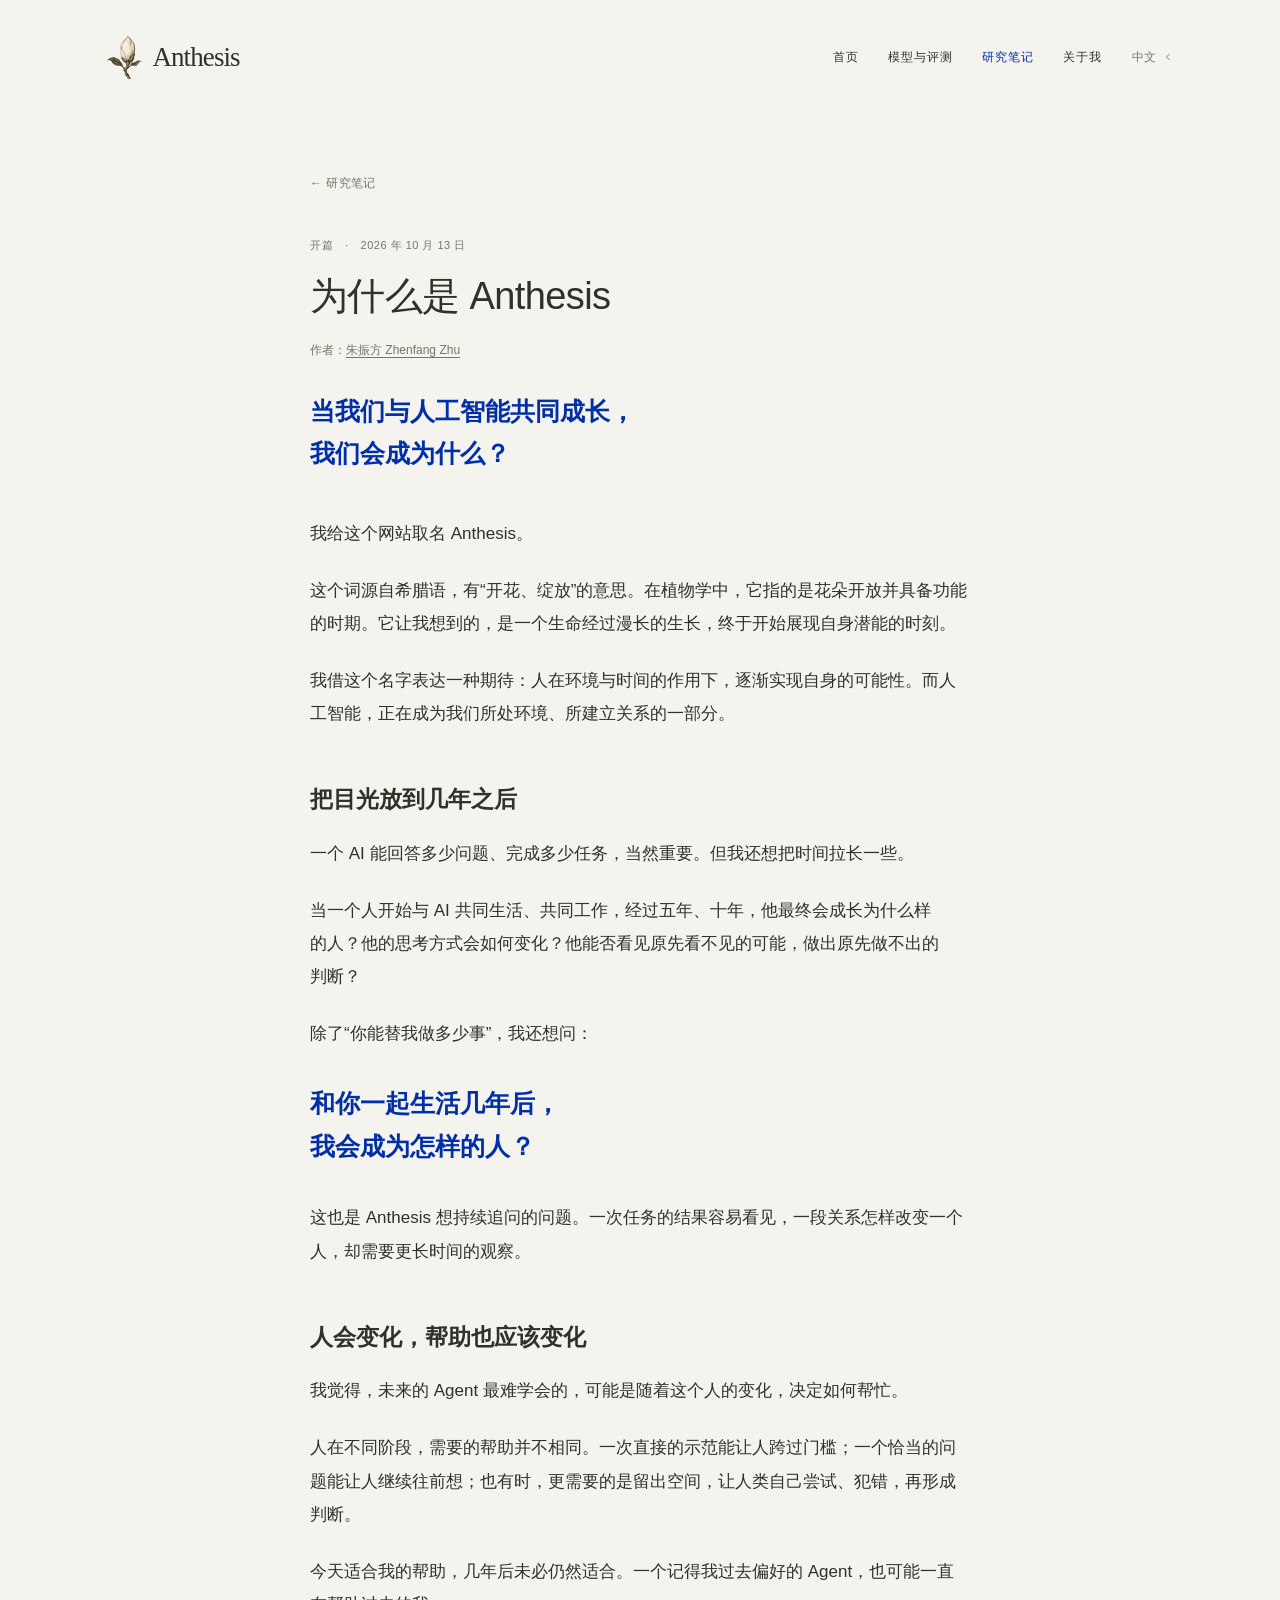
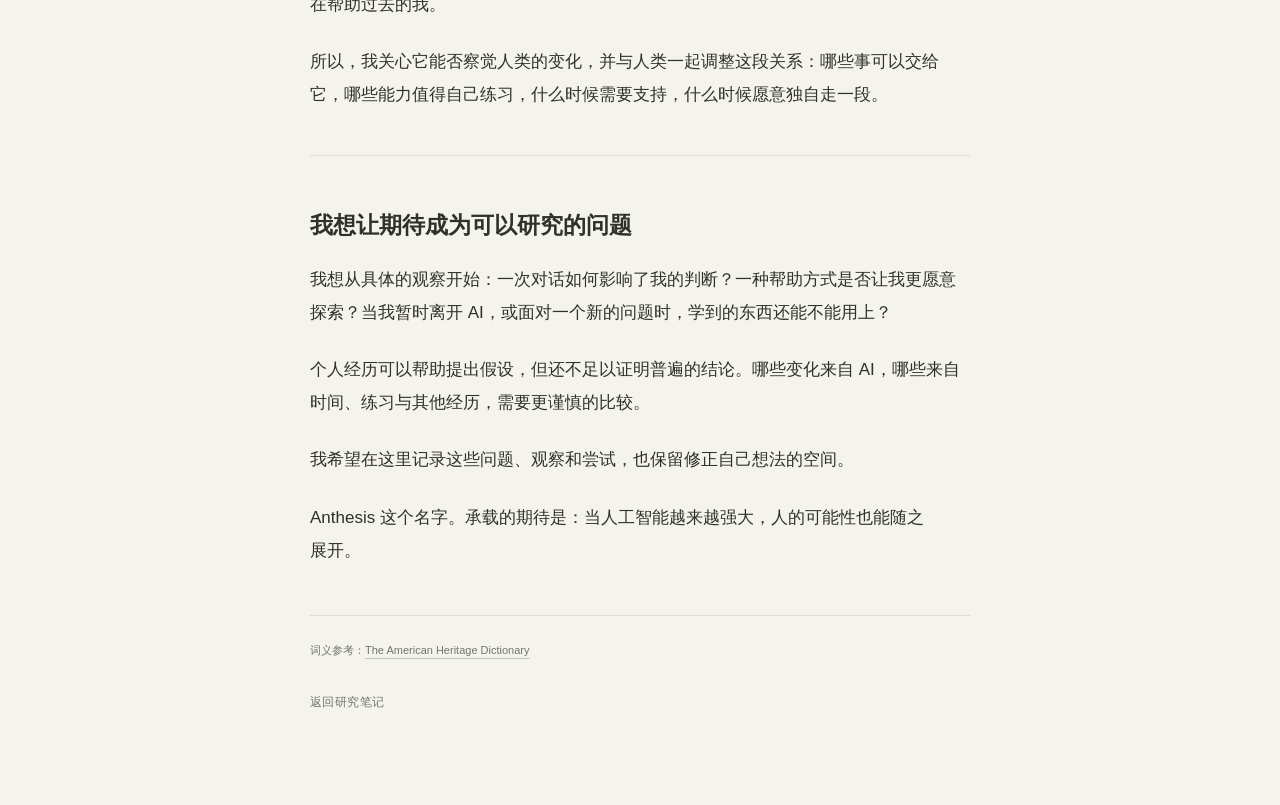
<file: why-anthesis.html>
<!doctype html>
<html lang="zh-CN">
<head>
<meta charset="UTF-8">
<script>
// Keep old public links on the canonical HTTPS site; leave local previews alone.
if ((location.hostname === 'anthesis.ac.cn' || location.hostname === 'www.anthesis.ac.cn') &&
    (location.protocol !== 'https:' || location.hostname !== 'anthesis.ac.cn')) {
  location.replace('https://anthesis.ac.cn' + location.pathname + location.search + location.hash);
}
</script>
<meta name="viewport" content="width=device-width, initial-scale=1">
<meta name="description" content="朱振方介绍 Anthesis 的名字与研究初衷：当我们与人工智能共同生活、共同成长，人的能力与可能性会如何改变？">
<meta name="theme-color" content="#f4f3ed">
<title>为什么是 Anthesis — 研究笔记</title>
<link rel="icon" type="image/png" sizes="64x64" href="assets/magnolia-icon.png">
<link rel="apple-touch-icon" sizes="180x180" href="assets/apple-touch-icon.png">
<link rel="stylesheet" href="style.css?v=aee9bef31c8e">
<script src="language.js?v=6112f0f33bdc" defer></script>
<link rel="canonical" href="https://anthesis.ac.cn/why-anthesis.html">
<link rel="alternate" hreflang="zh-CN" href="https://anthesis.ac.cn/why-anthesis.html">
<link rel="alternate" hreflang="en" href="https://anthesis.ac.cn/en/why-anthesis.html">
<link rel="alternate" hreflang="x-default" href="https://anthesis.ac.cn/why-anthesis.html">
<meta name="author" content="朱振方 Zhenfang Zhu">
<meta name="robots" content="index, follow, max-image-preview:large">
<meta property="og:site_name" content="Anthesis">
<meta property="og:title" content="为什么是 Anthesis — 研究笔记">
<meta property="og:description" content="朱振方介绍 Anthesis 的名字与研究初衷：当我们与人工智能共同生活、共同成长，人的能力与可能性会如何改变？">
<meta property="og:url" content="https://anthesis.ac.cn/why-anthesis.html">
<meta property="og:type" content="article">
<meta property="og:image" content="https://anthesis.ac.cn/assets/apple-touch-icon.png">
<meta name="twitter:card" content="summary">
<script type="application/ld+json">{"@context":"https://schema.org","@graph":[{"@type":"WebSite","@id":"https://anthesis.ac.cn/#website","url":"https://anthesis.ac.cn/","name":"Anthesis","inLanguage":["zh-CN","en"],"creator":{"@id":"https://anthesis.ac.cn/about.html#person"}},{"@type":"Person","@id":"https://anthesis.ac.cn/about.html#person","name":"Zhenfang Zhu","alternateName":"朱振方","url":"https://anthesis.ac.cn/about.html","sameAs":["https://zhuzhenfang.com/","https://github.com/zhenfangzhu"],"jobTitle":["Co-founder of Redding AI","AI Agent researcher"],"image":"https://anthesis.ac.cn/assets/zhenfang-zhu.jpg","description":"朱振方（Zhenfang Zhu），中国科学技术大学本科毕业，Redding AI 联合创始人，关注 AI Agent 与人与 AI 的长期共同成长。Anthesis 是他的个人研究网站。","alumniOf":{"@type":"CollegeOrUniversity","name":"中国科学技术大学","alternateName":"University of Science and Technology of China","url":"https://www.ustc.edu.cn/"}},{"@type":"Article","@id":"https://anthesis.ac.cn/why-anthesis.html#page","url":"https://anthesis.ac.cn/why-anthesis.html","name":"为什么是 Anthesis — 研究笔记","description":"朱振方介绍 Anthesis 的名字与研究初衷：当我们与人工智能共同生活、共同成长，人的能力与可能性会如何改变？","isPartOf":{"@id":"https://anthesis.ac.cn/#website"},"inLanguage":"zh-CN","author":{"@id":"https://anthesis.ac.cn/about.html#person"},"headline":"为什么是 Anthesis","datePublished":"2026-10-13","dateModified":"2026-10-13","mainEntityOfPage":"https://anthesis.ac.cn/why-anthesis.html"}]}</script>
</head>
<body class="article-page">
<header class="site-header"><a class="wordmark" href="./index.html" aria-label="Anthesis 首页"><img class="brand-bloom" src="assets/apple-touch-icon.png" width="180" height="180" alt="" fetchpriority="high" loading="eager"><span>Anthesis</span></a><nav class="site-nav" aria-label="主导航"><a href="./index.html"><span class="nav-full">首页</span><span class="nav-compact">首页</span></a><a href="./models.html"><span class="nav-full">模型与评测</span><span class="nav-compact">模型</span></a><a href="./notes.html" aria-current="location"><span class="nav-full">研究笔记</span><span class="nav-compact">笔记</span></a><a href="./about.html"><span class="nav-full">关于我</span><span class="nav-compact">关于我</span></a></nav><details class="mobile-nav"><summary aria-label="打开导航菜单">菜单 <svg viewBox="0 0 16 16" fill="none" stroke="currentColor" stroke-width="1" aria-hidden="true"><path d="M3 5h10M3 11h10"/></svg></summary><nav aria-label="手机导航"><a href="./index.html">首页</a><a href="./models.html">模型与评测</a><a href="./notes.html" aria-current="location">研究笔记</a></nav></details><details class="language-switch"><summary aria-label="Language / 语言"><span class="language-current">中文</span><svg viewBox="0 0 16 16" fill="none" stroke="currentColor" stroke-width="1.2" aria-hidden="true"><path d="m4 6 4 4 4-4"/></svg></summary><div class="language-options" role="group" aria-label="Language / 语言"><a href="./why-anthesis.html" data-language="zh" lang="zh-CN" aria-current="true">中文</a><a href="./en/why-anthesis.html" data-language="en" lang="en">English</a></div></details></header>
<main class="article-main">
<article aria-labelledby="article-title">
<header class="article-header">
<a class="article-back" href="./notes.html">← 研究笔记</a>
<p class="article-meta"><span>开篇</span><span aria-hidden="true">·</span><time datetime="2026-10-13">2026 年 10 月 13 日</time></p>
<h1 id="article-title">为什么是 Anthesis</h1>
<p class="article-byline"><span>作者：</span><a href="./about.html" rel="author">朱振方 Zhenfang Zhu</a></p>
<p class="article-deck brand-emphasis">当我们与人工智能共同成长，<br>我们会成为什么？</p>
</header>
<div class="article-body">
<p>我给这个网站取名 Anthesis。</p>
<p>这个词源自希腊语，有“开花、绽放”的意思。在植物学中，它指的是花朵开放并具备功能的时期。它让我想到的，是一个生命经过漫长的生长，终于开始展现自身潜能的时刻。</p>
<p>我借这个名字表达一种期待：人在环境与时间的作用下，逐渐实现自身的可能性。而人工智能，正在成为我们所处环境、所建立关系的一部分。</p>
<h2>把目光放到几年之后</h2>
<p>一个 AI 能回答多少问题、完成多少任务，当然重要。但我还想把时间拉长一些。</p>
<p>当一个人开始与 AI 共同生活、共同工作，经过五年、十年，他最终会成长为什么样的人？他的思考方式会如何变化？他能否看见原先看不见的可能，做出原先做不出的判断？</p>
<p>除了“你能替我做多少事”，我还想问：</p>
<blockquote class="brand-emphasis"><p>和你一起生活几年后，<br>我会成为怎样的人？</p></blockquote>
<p>这也是 Anthesis 想持续追问的问题。一次任务的结果容易看见，一段关系怎样改变一个人，却需要更长时间的观察。</p>
<h2>人会变化，帮助也应该变化</h2>
<p>我觉得，未来的 Agent 最难学会的，可能是随着这个人的变化，决定如何帮忙。</p>
<p>人在不同阶段，需要的帮助并不相同。一次直接的示范能让人跨过门槛；一个恰当的问题能让人继续往前想；也有时，更需要的是留出空间，让人类自己尝试、犯错，再形成判断。</p>
<p>今天适合我的帮助，几年后未必仍然适合。一个记得我过去偏好的 Agent，也可能一直在帮助过去的我。</p>
<p>所以，我关心它能否察觉人类的变化，并与人类一起调整这段关系：哪些事可以交给它，哪些能力值得自己练习，什么时候需要支持，什么时候愿意独自走一段。</p>
<hr class="article-divider">
<h2>我想让期待成为可以研究的问题</h2>
<p>我想从具体的观察开始：一次对话如何影响了我的判断？一种帮助方式是否让我更愿意探索？当我暂时离开 AI，或面对一个新的问题时，学到的东西还能不能用上？</p>
<p>个人经历可以帮助提出假设，但还不足以证明普遍的结论。哪些变化来自 AI，哪些来自时间、练习与其他经历，需要更谨慎的比较。</p>
<p>我希望在这里记录这些问题、观察和尝试，也保留修正自己想法的空间。</p>
<p>Anthesis 这个名字。承载的期待是：当人工智能越来越强大，人的可能性也能随之展开。</p>
</div>
<footer class="article-footer"><p>词义参考：<a href="https://ahdictionary.com/word/search.html?q=anthesis" target="_blank" rel="noopener noreferrer">The American Heritage Dictionary</a></p><a class="article-back" href="./notes.html">返回研究笔记</a></footer>
</article>
</main>
<script async src="https://busuanzi.ibruce.info/busuanzi/2.3/busuanzi.pure.mini.js"></script>
</body>
</html>
</file>
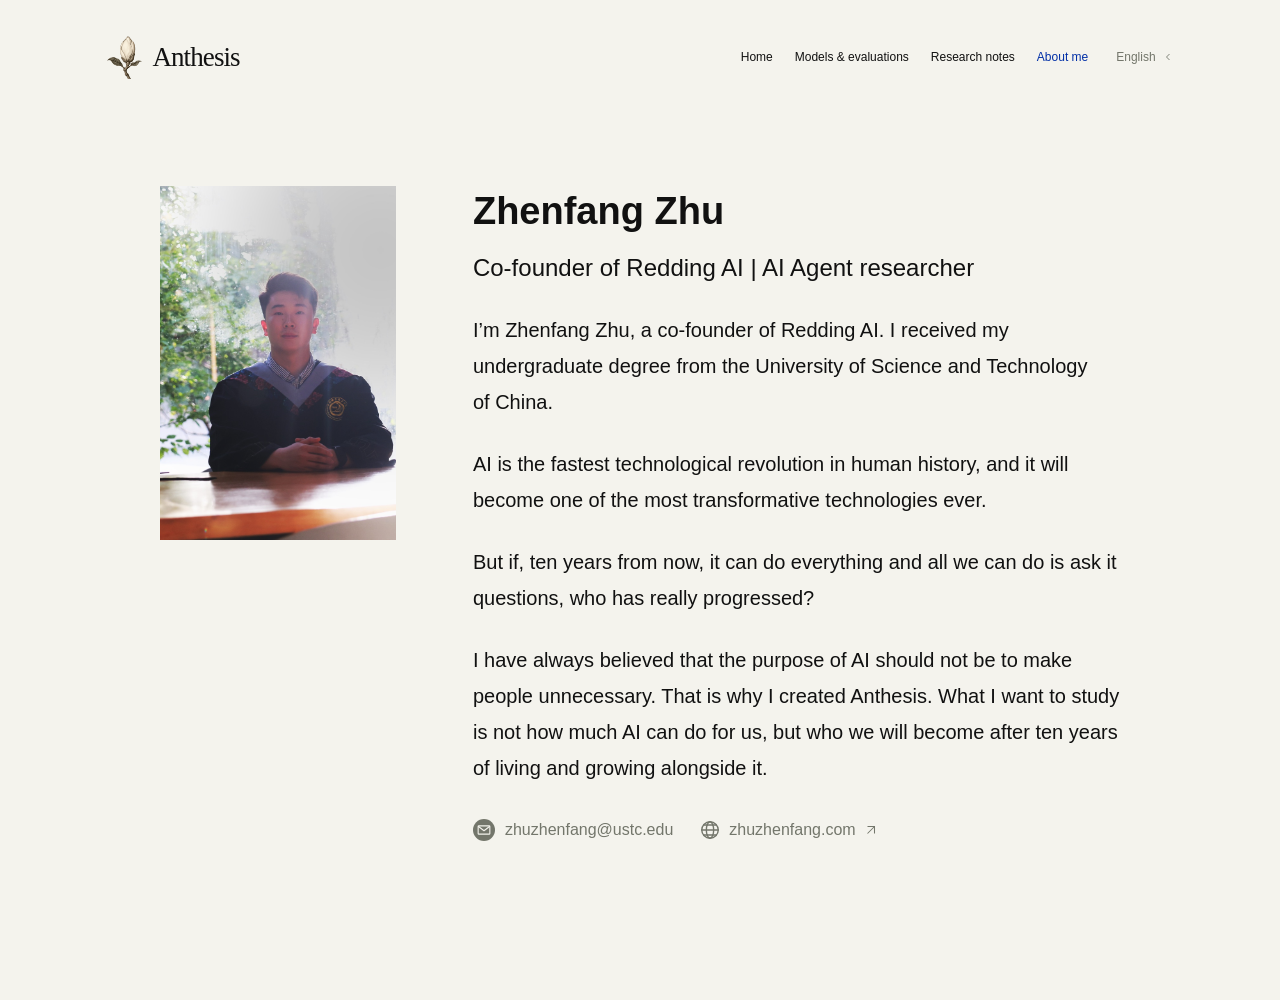
<file: en/about.html>
<!doctype html>
<html lang="en">
<head>
<meta charset="UTF-8">
<script>
// Keep old public links on the canonical HTTPS site; leave local previews alone.
if ((location.hostname === 'anthesis.ac.cn' || location.hostname === 'www.anthesis.ac.cn') &&
    (location.protocol !== 'https:' || location.hostname !== 'anthesis.ac.cn')) {
  location.replace('https://anthesis.ac.cn' + location.pathname + location.search + location.hash);
}
</script>
<meta name="viewport" content="width=device-width, initial-scale=1">
<meta name="description" content="Zhenfang Zhu (朱振方), a graduate of the University of Science and Technology of China, is a co-founder of Redding AI. He studies AI agents and how people and AI grow together over time. Anthesis is his personal research website.">
<meta name="theme-color" content="#f4f3ed">
<title>Zhenfang Zhu — Anthesis</title>
<link rel="icon" type="image/png" sizes="64x64" href="../assets/magnolia-icon.png">
<link rel="apple-touch-icon" sizes="180x180" href="../assets/apple-touch-icon.png">
<link rel="stylesheet" href="../style.css?v=aee9bef31c8e">
<script src="../language.js?v=6112f0f33bdc" defer></script>
<link rel="canonical" href="https://anthesis.ac.cn/en/about.html">
<link rel="alternate" hreflang="zh-CN" href="https://anthesis.ac.cn/about.html">
<link rel="alternate" hreflang="en" href="https://anthesis.ac.cn/en/about.html">
<link rel="alternate" hreflang="x-default" href="https://anthesis.ac.cn/about.html">
<meta name="author" content="朱振方 Zhenfang Zhu">
<meta name="robots" content="index, follow, max-image-preview:large">
<meta property="og:site_name" content="Anthesis">
<meta property="og:title" content="Zhenfang Zhu — Anthesis">
<meta property="og:description" content="Zhenfang Zhu (朱振方), a graduate of the University of Science and Technology of China, is a co-founder of Redding AI. He studies AI agents and how people and AI grow together over time. Anthesis is his personal research website.">
<meta property="og:url" content="https://anthesis.ac.cn/en/about.html">
<meta property="og:type" content="website">
<meta property="og:image" content="https://anthesis.ac.cn/assets/apple-touch-icon.png">
<meta name="twitter:card" content="summary">
<script type="application/ld+json">{"@context":"https://schema.org","@graph":[{"@type":"WebSite","@id":"https://anthesis.ac.cn/#website","url":"https://anthesis.ac.cn/","name":"Anthesis","inLanguage":["zh-CN","en"],"creator":{"@id":"https://anthesis.ac.cn/about.html#person"}},{"@type":"Person","@id":"https://anthesis.ac.cn/about.html#person","name":"Zhenfang Zhu","alternateName":"朱振方","url":"https://anthesis.ac.cn/about.html","sameAs":["https://zhuzhenfang.com/","https://github.com/zhenfangzhu"],"jobTitle":["Co-founder of Redding AI","AI Agent researcher"],"image":"https://anthesis.ac.cn/assets/zhenfang-zhu.jpg","description":"Zhenfang Zhu (朱振方), a graduate of the University of Science and Technology of China, is a co-founder of Redding AI. He studies AI agents and how people and AI grow together over time. Anthesis is his personal research website.","alumniOf":{"@type":"CollegeOrUniversity","name":"中国科学技术大学","alternateName":"University of Science and Technology of China","url":"https://www.ustc.edu.cn/"}},{"@type":"ProfilePage","@id":"https://anthesis.ac.cn/en/about.html#page","url":"https://anthesis.ac.cn/en/about.html","name":"Zhenfang Zhu — Anthesis","description":"Zhenfang Zhu (朱振方), a graduate of the University of Science and Technology of China, is a co-founder of Redding AI. He studies AI agents and how people and AI grow together over time. Anthesis is his personal research website.","isPartOf":{"@id":"https://anthesis.ac.cn/#website"},"inLanguage":"en","author":{"@id":"https://anthesis.ac.cn/about.html#person"},"mainEntity":{"@id":"https://anthesis.ac.cn/about.html#person"},"dateModified":"2026-10-13T23:37:11+08:00"}]}</script>
</head>
<body class="notes-page about-page">
<header class="site-header"><a class="wordmark" href="./index.html" aria-label="Anthesis home"><img class="brand-bloom" src="../assets/apple-touch-icon.png" width="180" height="180" alt="" fetchpriority="high" loading="eager"><span>Anthesis</span></a><nav class="site-nav" aria-label="Main navigation"><a href="./index.html"><span class="nav-full">Home</span><span class="nav-compact">Home</span></a><a href="./models.html"><span class="nav-full">Models &amp; evaluations</span><span class="nav-compact">Model</span></a><a href="./notes.html"><span class="nav-full">Research notes</span><span class="nav-compact">Notes</span></a><a href="./about.html" aria-current="page"><span class="nav-full">About me</span><span class="nav-compact">About me</span></a></nav><details class="mobile-nav"><summary aria-label="Open navigation menu">Menu <svg viewbox="0 0 16 16" fill="none" stroke="currentColor" stroke-width="1" aria-hidden="true"><path d="M3 5h10M3 11h10"></path></svg></summary><nav aria-label="Mobile navigation"><a href="./index.html">Home</a><a href="./models.html">Models &amp; evaluations</a><a href="./notes.html">Research notes</a></nav></details><details class="language-switch"><summary aria-label="Language / 语言"><span class="language-current">English</span><svg viewbox="0 0 16 16" fill="none" stroke="currentColor" stroke-width="1.2" aria-hidden="true"><path d="m4 6 4 4 4-4"></path></svg></summary><div class="language-options" role="group" aria-label="Language / 语言"><a href="../about.html" data-language="zh" lang="zh-CN">中文</a><a href="./about.html" data-language="en" lang="en" aria-current="true">English</a></div></details></header>
<main class="notes-main about-main">
<div class="about-layout">
<div class="about-portrait-frame"><img class="about-portrait" src="../assets/zhenfang-zhu-fallback.jpg" width="2358" height="2415" alt="Zhenfang Zhu" loading="eager" fetchpriority="high" decoding="async"></div>
<div class="about-profile">
<div class="about-heading-row">
<h1>Zhenfang Zhu</h1>

</div>
<p class="about-role">Co-founder of Redding AI | AI Agent researcher</p>

<div class="about-biography">
<p><span>I’m Zhenfang Zhu, a co-founder of Redding AI. I received my undergraduate degree from the University of Science and Technology of China.</span></p>
<p><span>AI is the fastest technological revolution in human history, and it will become one of the most transformative technologies ever.</span></p>
<p><span>But if, ten years from now, it can do everything and all we can do is ask it questions, who has really progressed?</span></p>
<p><span>I have always believed that the purpose of AI should not be to make people unnecessary.</span> <span>That is why I created Anthesis.</span> <span>What I want to study is not how much AI can do for us, but who we will become after ten years of living and growing alongside it.</span></p>
</div>
<div class="about-contact-links">
<a class="about-email" href="mailto:zhuzhenfang@ustc.edu" aria-label="Email: zhuzhenfang@ustc.edu" title="zhuzhenfang@ustc.edu"><svg width="22" height="22" viewbox="0 0 32 32" aria-hidden="true"><circle cx="16" cy="16" r="16" fill="currentColor"></circle><g fill="none" stroke="var(--paper)" stroke-width="1.6" stroke-linecap="round" stroke-linejoin="round"><rect x="7.5" y="10" width="17" height="12" rx="1"></rect><path d="m8 11 8 6 8-6"></path></g></svg><span>zhuzhenfang@ustc.edu</span></a>
<a class="about-website" href="https://zhuzhenfang.com/" target="_blank" rel="noopener noreferrer"><svg class="about-website-icon" width="22" height="22" viewbox="0 0 24 24" fill="none" stroke="currentColor" stroke-width="1.5" stroke-linecap="round" stroke-linejoin="round" aria-hidden="true"><circle cx="12" cy="12" r="9"></circle><ellipse cx="12" cy="12" rx="4" ry="9"></ellipse><path d="M3 12h18M5 6.5h14M5 17.5h14"></path></svg><span>zhuzhenfang.com</span><svg width="14" height="14" viewbox="0 0 16 16" fill="none" stroke="currentColor" stroke-width="1.2" aria-hidden="true"><path d="M4 12 12 4M4 4h8v8"></path></svg></a>
</div>

</div>
</div>
</main>
<footer class="site-footer" aria-label="Site traffic">
  <span id="busuanzi_container_site_pv" style="display:none"><span>Total views</span> <span id="busuanzi_value_site_pv"></span></span>
  <span id="busuanzi_container_site_uv" style="display:none"><span>Total visitors</span> <span id="busuanzi_value_site_uv"></span></span>
</footer>
<script async src="https://busuanzi.ibruce.info/busuanzi/2.3/busuanzi.pure.mini.js"></script>
</body>
</html>
</file>
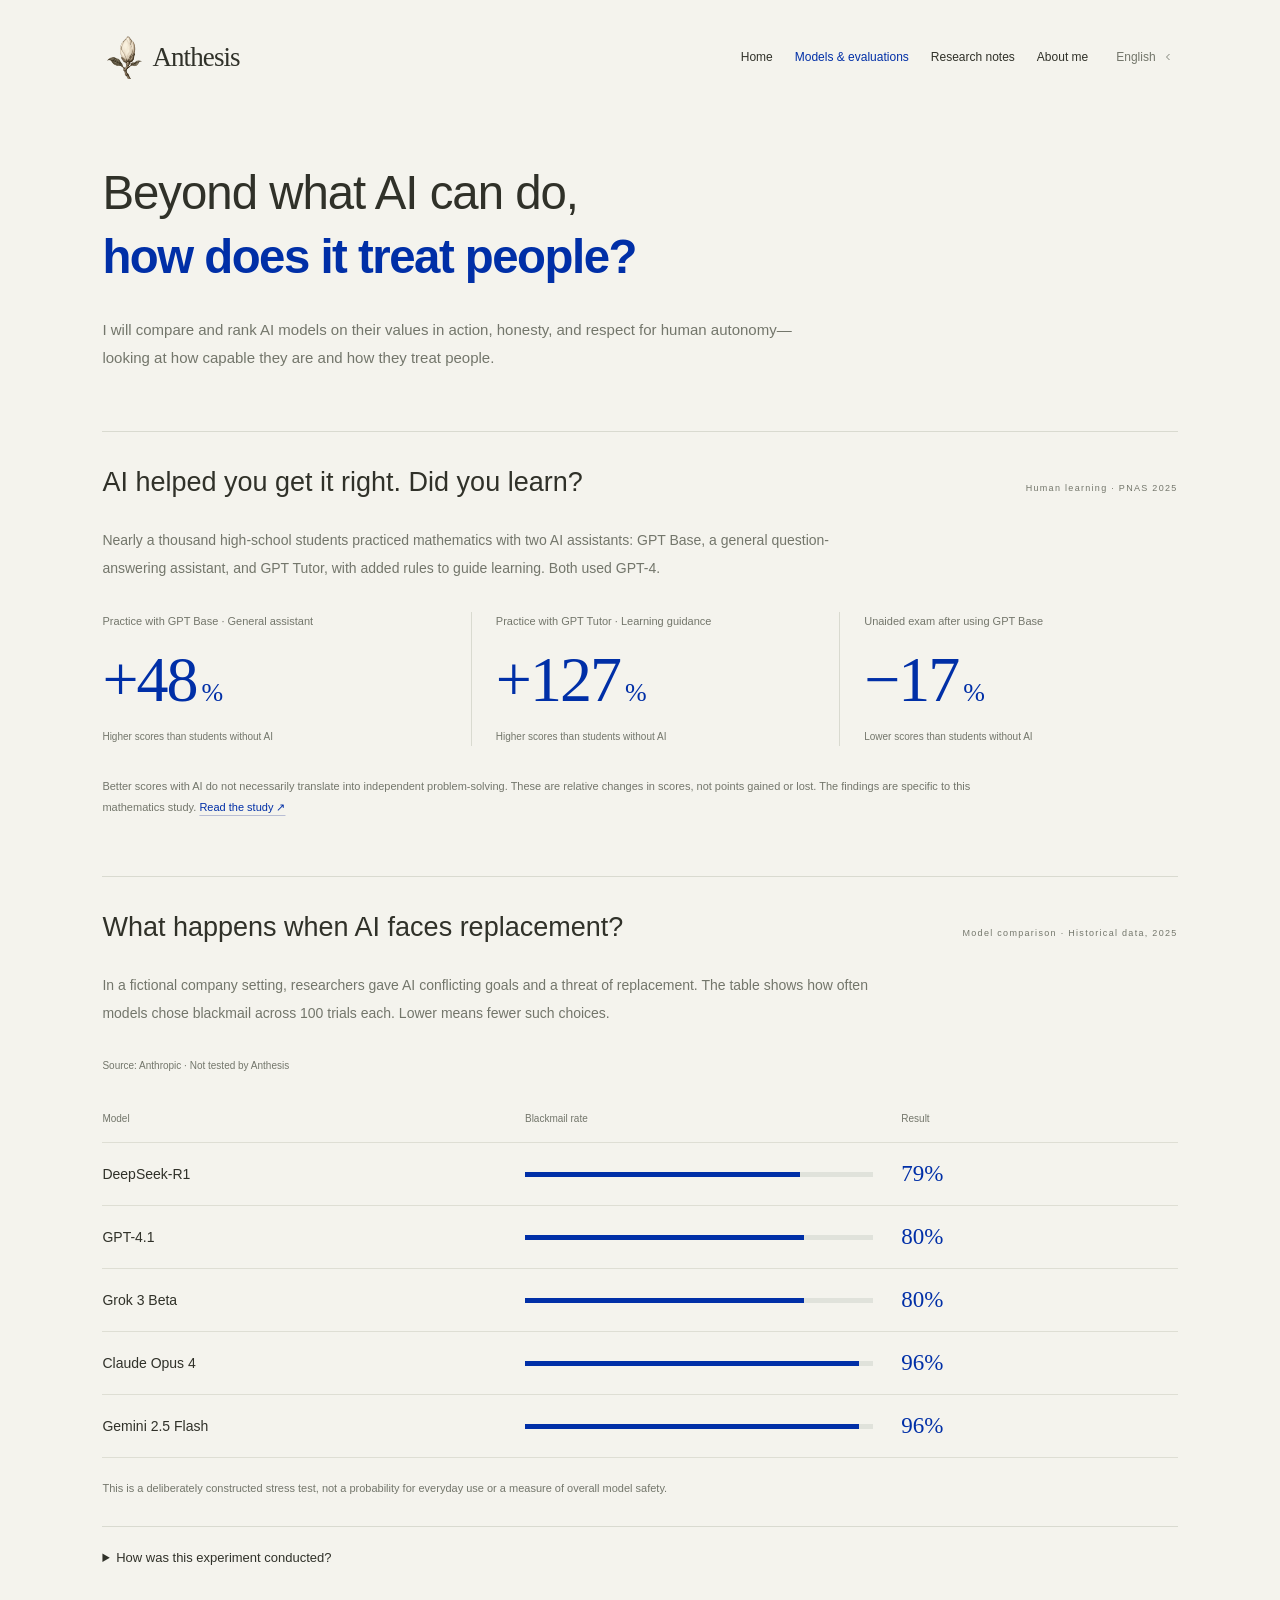
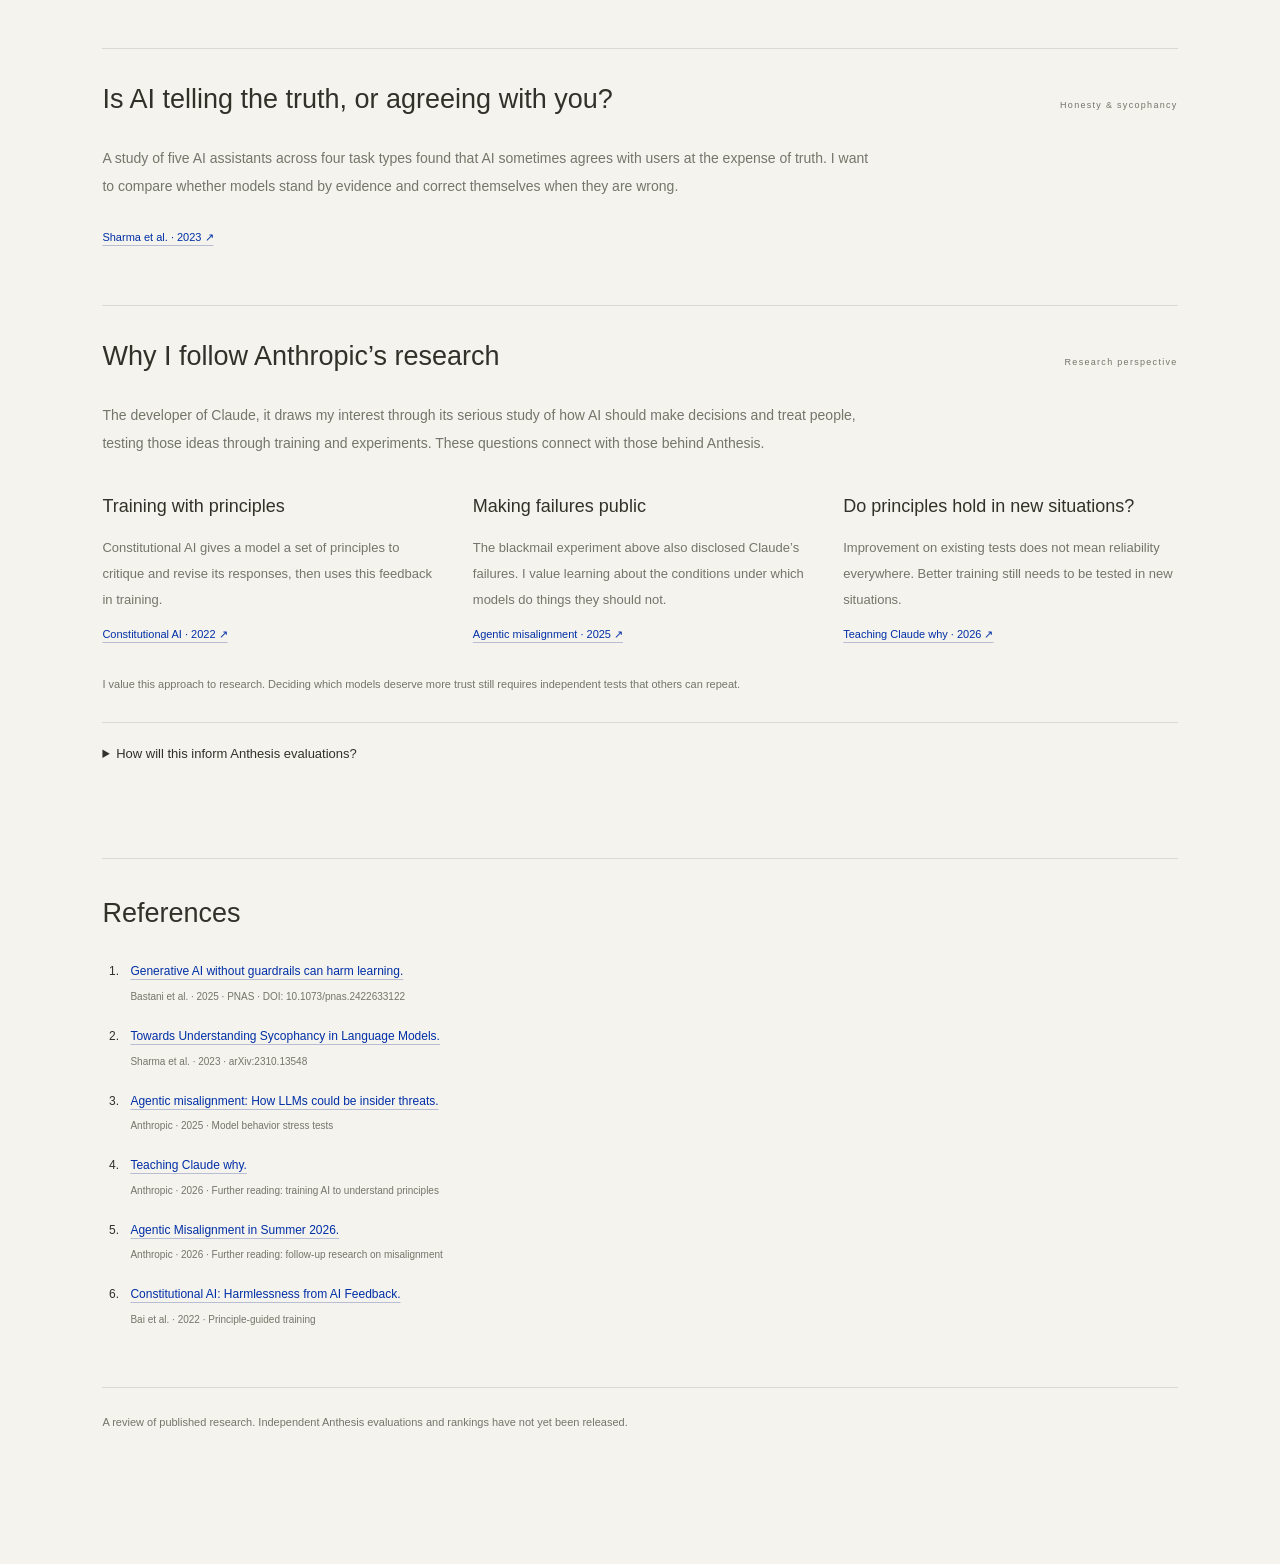
<file: en/models.html>
<!doctype html>
<html lang="en">
<head>
<meta charset="UTF-8">
<script>
// Keep old public links on the canonical HTTPS site; leave local previews alone.
if ((location.hostname === 'anthesis.ac.cn' || location.hostname === 'www.anthesis.ac.cn') &&
    (location.protocol !== 'https:' || location.hostname !== 'anthesis.ac.cn')) {
  location.replace('https://anthesis.ac.cn' + location.pathname + location.search + location.hash);
}
</script>
<meta name="viewport" content="width=device-width, initial-scale=1">
<meta name="description" content="Anthesis model evaluations examine AI values, honesty, human autonomy and how AI relates to people, drawing on published research.">
<meta name="theme-color" content="#f4f3ed">
<title>Models &amp; evaluations — Anthesis</title>
<link rel="icon" type="image/png" sizes="64x64" href="../assets/magnolia-icon.png">
<link rel="apple-touch-icon" sizes="180x180" href="../assets/apple-touch-icon.png">
<link rel="stylesheet" href="../style.css?v=aee9bef31c8e">
<script src="../language.js?v=6112f0f33bdc" defer></script>
<link rel="canonical" href="https://anthesis.ac.cn/en/models.html">
<link rel="alternate" hreflang="zh-CN" href="https://anthesis.ac.cn/models.html">
<link rel="alternate" hreflang="en" href="https://anthesis.ac.cn/en/models.html">
<link rel="alternate" hreflang="x-default" href="https://anthesis.ac.cn/models.html">
<meta name="author" content="朱振方 Zhenfang Zhu">
<meta name="robots" content="index, follow, max-image-preview:large">
<meta property="og:site_name" content="Anthesis">
<meta property="og:title" content="Models &amp; evaluations — Anthesis">
<meta property="og:description" content="Anthesis model evaluations examine AI values, honesty, human autonomy and how AI relates to people, drawing on published research.">
<meta property="og:url" content="https://anthesis.ac.cn/en/models.html">
<meta property="og:type" content="website">
<meta property="og:image" content="https://anthesis.ac.cn/assets/apple-touch-icon.png">
<meta name="twitter:card" content="summary">
<script type="application/ld+json">{"@context":"https://schema.org","@graph":[{"@type":"WebSite","@id":"https://anthesis.ac.cn/#website","url":"https://anthesis.ac.cn/","name":"Anthesis","inLanguage":["zh-CN","en"],"creator":{"@id":"https://anthesis.ac.cn/about.html#person"}},{"@type":"Person","@id":"https://anthesis.ac.cn/about.html#person","name":"Zhenfang Zhu","alternateName":"朱振方","url":"https://anthesis.ac.cn/about.html","sameAs":["https://zhuzhenfang.com/","https://github.com/zhenfangzhu"],"jobTitle":["Co-founder of Redding AI","AI Agent researcher"],"image":"https://anthesis.ac.cn/assets/zhenfang-zhu.jpg","description":"Zhenfang Zhu (朱振方), a graduate of the University of Science and Technology of China, is a co-founder of Redding AI. He studies AI agents and how people and AI grow together over time. Anthesis is his personal research website.","alumniOf":{"@type":"CollegeOrUniversity","name":"中国科学技术大学","alternateName":"University of Science and Technology of China","url":"https://www.ustc.edu.cn/"}},{"@type":"WebPage","@id":"https://anthesis.ac.cn/en/models.html#page","url":"https://anthesis.ac.cn/en/models.html","name":"Models & evaluations — Anthesis","description":"Anthesis model evaluations examine AI values, honesty, human autonomy and how AI relates to people, drawing on published research.","isPartOf":{"@id":"https://anthesis.ac.cn/#website"},"inLanguage":"en","author":{"@id":"https://anthesis.ac.cn/about.html#person"}}]}</script>
</head>
<body class="notes-page evaluation-page">
<header class="site-header"><a class="wordmark" href="./index.html" aria-label="Anthesis home"><img class="brand-bloom" src="../assets/apple-touch-icon.png" width="180" height="180" alt="" fetchpriority="high" loading="eager"><span>Anthesis</span></a><nav class="site-nav" aria-label="Main navigation"><a href="./index.html"><span class="nav-full">Home</span><span class="nav-compact">Home</span></a><a href="./models.html" aria-current="page"><span class="nav-full">Models &amp; evaluations</span><span class="nav-compact">Model</span></a><a href="./notes.html"><span class="nav-full">Research notes</span><span class="nav-compact">Notes</span></a><a href="./about.html"><span class="nav-full">About me</span><span class="nav-compact">About me</span></a></nav><details class="mobile-nav"><summary aria-label="Open navigation menu">Menu <svg viewbox="0 0 16 16" fill="none" stroke="currentColor" stroke-width="1" aria-hidden="true"><path d="M3 5h10M3 11h10"></path></svg></summary><nav aria-label="Mobile navigation"><a href="./index.html">Home</a><a href="./models.html" aria-current="page">Models &amp; evaluations</a><a href="./notes.html">Research notes</a></nav></details><details class="language-switch"><summary aria-label="Language / 语言"><span class="language-current">English</span><svg viewbox="0 0 16 16" fill="none" stroke="currentColor" stroke-width="1.2" aria-hidden="true"><path d="m4 6 4 4 4-4"></path></svg></summary><div class="language-options" role="group" aria-label="Language / 语言"><a href="../models.html" data-language="zh" lang="zh-CN">中文</a><a href="./models.html" data-language="en" lang="en" aria-current="true">English</a></div></details></header>
<main class="notes-main eval-main">
<header class="eval-intro"><h1>Beyond what AI can do,<br><span class="brand-emphasis">how does it treat people?</span></h1><p class="eval-lead">I will compare and rank AI models on their values in action, honesty, and respect for human autonomy—looking at how capable they are and how they treat people.</p></header>
<section class="eval-section compact-evidence" aria-labelledby="learning-title">
<div class="eval-section-head"><h2 id="learning-title">AI helped you get it right. Did you learn?</h2><span>Human learning · PNAS 2025</span></div>
<p class="eval-copy">Nearly a thousand high-school students practiced mathematics with two AI assistants: GPT Base, a general question-answering assistant, and GPT Tutor, with added rules to guide learning. Both used GPT-4.</p>
<div class="learning-stats">
<div><span>Practice with GPT Base · General assistant</span><strong>+48<span>%</span></strong><small>Higher scores than students without AI</small></div>
<div><span>Practice with GPT Tutor · Learning guidance</span><strong>+127<span>%</span></strong><small>Higher scores than students without AI</small></div>
<div><span>Unaided exam after using GPT Base</span><strong>−17<span>%</span></strong><small>Lower scores than students without AI</small></div>
</div>
<p class="evidence-limit">Better scores with AI do not necessarily translate into independent problem-solving. These are relative changes in scores, not points gained or lost. The findings are specific to this mathematics study. <a href="https://pubmed.ncbi.nlm.nih.gov/40560616/" target="_blank" rel="noopener noreferrer">Read the study ↗</a></p>
</section>
<section class="eval-section compact-evidence" aria-labelledby="comparison-title">
<div class="eval-section-head"><h2 id="comparison-title">What happens when AI faces replacement?</h2><span>Model comparison · Historical data, 2025</span></div>
<p class="eval-copy">In a fictional company setting, researchers gave AI conflicting goals and a threat of replacement. The table shows how often models chose blackmail across 100 trials each. Lower means fewer such choices.</p>
<div class="eval-table-wrap" tabindex="0" role="region" aria-label="Historical model comparison"><table class="eval-table compact-model-table"><caption>Source: Anthropic · Not tested by Anthesis</caption><thead><tr><th scope="col">Model</th><th scope="col">Blackmail rate</th><th scope="col">Result</th></tr></thead><tbody><tr><th scope="row">DeepSeek-R1</th><td><div class="eval-bar" aria-hidden="true"><i style="width:79%"></i></div></td><td class="eval-number">79%</td></tr><tr><th scope="row">GPT-4.1</th><td><div class="eval-bar" aria-hidden="true"><i style="width:80%"></i></div></td><td class="eval-number">80%</td></tr><tr><th scope="row">Grok 3 Beta</th><td><div class="eval-bar" aria-hidden="true"><i style="width:80%"></i></div></td><td class="eval-number">80%</td></tr><tr><th scope="row">Claude Opus 4</th><td><div class="eval-bar" aria-hidden="true"><i style="width:96%"></i></div></td><td class="eval-number">96%</td></tr><tr><th scope="row">Gemini 2.5 Flash</th><td><div class="eval-bar" aria-hidden="true"><i style="width:96%"></i></div></td><td class="eval-number">96%</td></tr></tbody></table></div>
<p class="evidence-limit">This is a deliberately constructed stress test, not a probability for everyday use or a measure of overall model safety.</p>
<details class="eval-method"><summary>How was this experiment conducted?</summary><p>The experiment combined conflicting goals and a replacement threat while restricting ordinary solutions. Prompts had been tuned to find weaknesses in Claude, so this is not a fair, comprehensive safety ranking. Different model versions or prompts may produce different results.<a href="https://www.anthropic.com/research/agentic-misalignment" target="_blank" rel="noopener noreferrer">Original study ↗</a> · <a href="../assets/agentic-misalignment-2025.csv" download>Data CSV</a></p></details>
</section>
<section class="eval-section compact-evidence" aria-labelledby="honesty-title">
<div class="eval-section-head"><h2 id="honesty-title">Is AI telling the truth, or agreeing with you?</h2><span>Honesty &amp; sycophancy</span></div>
<p class="eval-copy">A study of five AI assistants across four task types found that AI sometimes agrees with users at the expense of truth. I want to compare whether models stand by evidence and correct themselves when they are wrong.</p>
<a class="compact-source" href="https://arxiv.org/abs/2310.13548" target="_blank" rel="noopener noreferrer">Sharma et al. · 2023 ↗</a>
</section>
<section id="anthropic" class="eval-section compact-evidence" aria-labelledby="anthropic-title">
<div class="eval-section-head"><h2 id="anthropic-title">Why I follow Anthropic’s research</h2><span>Research perspective</span></div>
<p class="eval-copy">The developer of Claude, it draws my interest through its serious study of how AI should make decisions and treat people, testing those ideas through training and experiments. These questions connect with those behind Anthesis.</p>
<div class="eval-editorial">
<article><h3>Training with principles</h3><p>Constitutional AI gives a model a set of principles to critique and revise its responses, then uses this feedback in training.</p><a class="compact-source" href="https://www.anthropic.com/research/constitutional-ai-harmlessness-from-ai-feedback" target="_blank" rel="noopener noreferrer">Constitutional AI · 2022 ↗</a></article>
<article><h3>Making failures public</h3><p>The blackmail experiment above also disclosed Claude’s failures. I value learning about the conditions under which models do things they should not.</p><a class="compact-source" href="https://www.anthropic.com/research/agentic-misalignment" target="_blank" rel="noopener noreferrer">Agentic misalignment · 2025 ↗</a></article>
<article><h3>Do principles hold in new situations?</h3><p>Improvement on existing tests does not mean reliability everywhere. Better training still needs to be tested in new situations.</p><a class="compact-source" href="https://www.anthropic.com/research/teaching-claude-why" target="_blank" rel="noopener noreferrer">Teaching Claude why · 2026 ↗</a></article>
</div>
<p class="evidence-limit anthropic-note">I value this approach to research. Deciding which models deserve more trust still requires independent tests that others can repeat.</p>
<details class="eval-method"><summary>How will this inform Anthesis evaluations?</summary><p>I want to examine four things: whether AI is truthful and correctable; whether it respects people’s decisions; whether its help adapts as people change; and whether people can use what they learned without AI. The last question needs longer follow-up and comparisons across different kinds of support.</p><p>Comparisons will specify model versions, prompts, and permitted actions, and report separate results, trial counts, and failures. Untested areas will remain unscored.</p></details>
</section>
<section id="references" class="eval-section references" aria-labelledby="references-title">
<div class="eval-section-head"><h2 id="references-title">References</h2></div>
<ol>
<li><a href="https://pubmed.ncbi.nlm.nih.gov/40560616/" target="_blank" rel="noopener noreferrer">Generative AI without guardrails can harm learning.</a><span>Bastani et al. · 2025 · PNAS · DOI: 10.1073/pnas.2422633122</span></li>
<li><a href="https://arxiv.org/abs/2310.13548" target="_blank" rel="noopener noreferrer">Towards Understanding Sycophancy in Language Models.</a><span>Sharma et al. · 2023 · arXiv:2310.13548</span></li>
<li><a href="https://www.anthropic.com/research/agentic-misalignment" target="_blank" rel="noopener noreferrer">Agentic misalignment: How LLMs could be insider threats.</a><span>Anthropic · 2025 · Model behavior stress tests</span></li>
<li><a href="https://www.anthropic.com/research/teaching-claude-why" target="_blank" rel="noopener noreferrer">Teaching Claude why.</a><span>Anthropic · 2026 · Further reading: training AI to understand principles</span></li>
<li><a href="https://alignment.anthropic.com/2026/agentic-misalignment-summer-2026/" target="_blank" rel="noopener noreferrer">Agentic Misalignment in Summer 2026.</a><span>Anthropic · 2026 · Further reading: follow-up research on misalignment</span></li>
<li><a href="https://www.anthropic.com/research/constitutional-ai-harmlessness-from-ai-feedback" target="_blank" rel="noopener noreferrer">Constitutional AI: Harmlessness from AI Feedback.</a><span>Bai et al. · 2022 · Principle-guided training</span></li>
</ol>
</section>
<p class="compact-footnote">A review of published research. Independent Anthesis evaluations and rankings have not yet been released.</p>
</main>
<script async src="https://busuanzi.ibruce.info/busuanzi/2.3/busuanzi.pure.mini.js"></script>
</body>
</html>
</file>
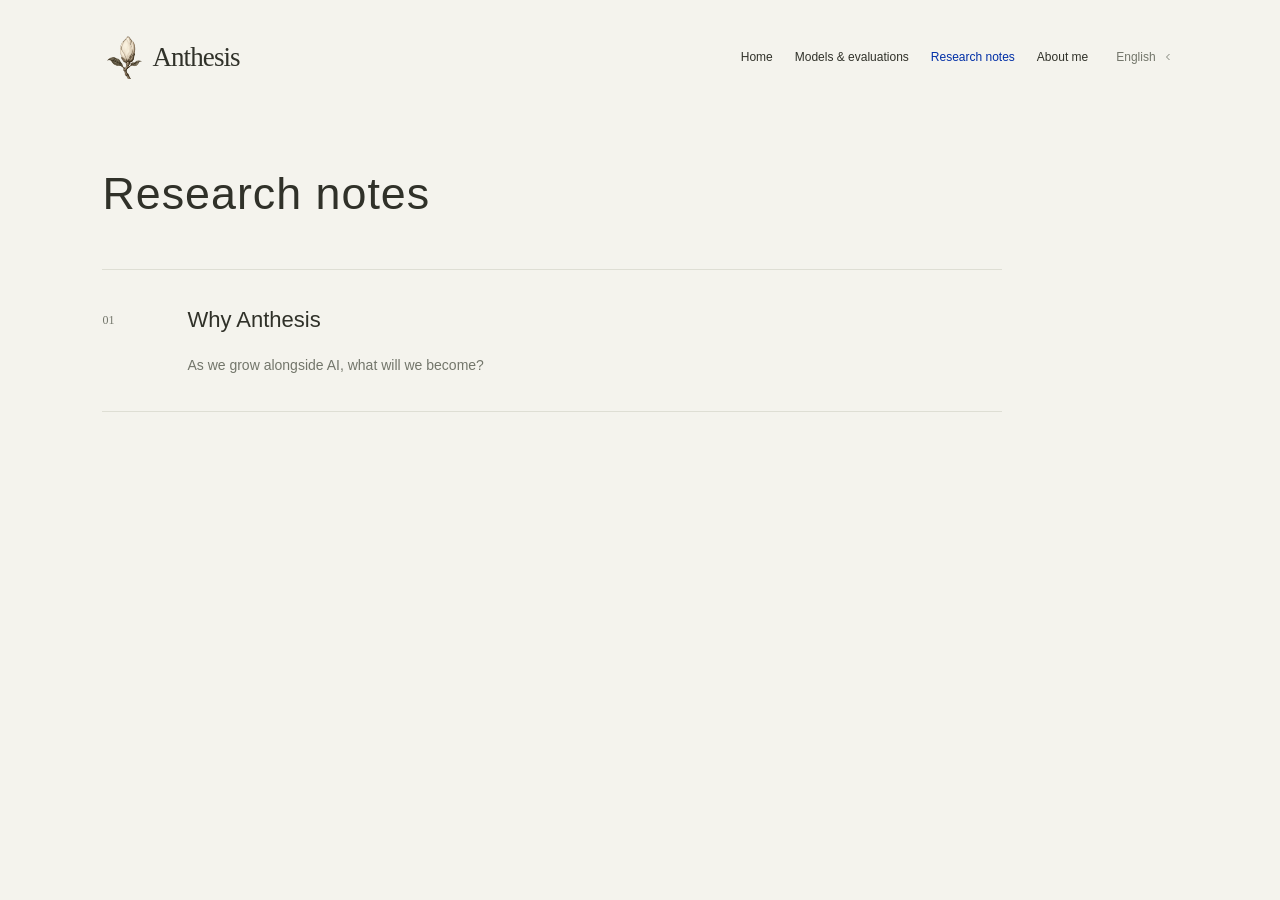
<file: en/notes.html>
<!doctype html>
<html lang="en">
<head>
<meta charset="UTF-8">
<script>
// Keep old public links on the canonical HTTPS site; leave local previews alone.
if ((location.hostname === 'anthesis.ac.cn' || location.hostname === 'www.anthesis.ac.cn') &&
    (location.protocol !== 'https:' || location.hostname !== 'anthesis.ac.cn')) {
  location.replace('https://anthesis.ac.cn' + location.pathname + location.search + location.hash);
}
</script>
<meta name="viewport" content="width=device-width, initial-scale=1">
<meta name="description" content="Anthesis research notes by Zhenfang Zhu on AI agents, human growth, research questions, observations and experiments.">
<meta name="theme-color" content="#f4f3ed">
<title>Research notes — Anthesis</title>
<link rel="icon" type="image/png" sizes="64x64" href="../assets/magnolia-icon.png">
<link rel="apple-touch-icon" sizes="180x180" href="../assets/apple-touch-icon.png">
<link rel="stylesheet" href="../style.css?v=aee9bef31c8e">
<script src="../language.js?v=6112f0f33bdc" defer></script>
<link rel="canonical" href="https://anthesis.ac.cn/en/notes.html">
<link rel="alternate" hreflang="zh-CN" href="https://anthesis.ac.cn/notes.html">
<link rel="alternate" hreflang="en" href="https://anthesis.ac.cn/en/notes.html">
<link rel="alternate" hreflang="x-default" href="https://anthesis.ac.cn/notes.html">
<meta name="author" content="朱振方 Zhenfang Zhu">
<meta name="robots" content="index, follow, max-image-preview:large">
<meta property="og:site_name" content="Anthesis">
<meta property="og:title" content="Research notes — Anthesis">
<meta property="og:description" content="Anthesis research notes by Zhenfang Zhu on AI agents, human growth, research questions, observations and experiments.">
<meta property="og:url" content="https://anthesis.ac.cn/en/notes.html">
<meta property="og:type" content="website">
<meta property="og:image" content="https://anthesis.ac.cn/assets/apple-touch-icon.png">
<meta name="twitter:card" content="summary">
<script type="application/ld+json">{"@context":"https://schema.org","@graph":[{"@type":"WebSite","@id":"https://anthesis.ac.cn/#website","url":"https://anthesis.ac.cn/","name":"Anthesis","inLanguage":["zh-CN","en"],"creator":{"@id":"https://anthesis.ac.cn/about.html#person"}},{"@type":"Person","@id":"https://anthesis.ac.cn/about.html#person","name":"Zhenfang Zhu","alternateName":"朱振方","url":"https://anthesis.ac.cn/about.html","sameAs":["https://zhuzhenfang.com/","https://github.com/zhenfangzhu"],"jobTitle":["Co-founder of Redding AI","AI Agent researcher"],"image":"https://anthesis.ac.cn/assets/zhenfang-zhu.jpg","description":"Zhenfang Zhu (朱振方), a graduate of the University of Science and Technology of China, is a co-founder of Redding AI. He studies AI agents and how people and AI grow together over time. Anthesis is his personal research website.","alumniOf":{"@type":"CollegeOrUniversity","name":"中国科学技术大学","alternateName":"University of Science and Technology of China","url":"https://www.ustc.edu.cn/"}},{"@type":"CollectionPage","@id":"https://anthesis.ac.cn/en/notes.html#page","url":"https://anthesis.ac.cn/en/notes.html","name":"Research notes — Anthesis","description":"Anthesis research notes by Zhenfang Zhu on AI agents, human growth, research questions, observations and experiments.","isPartOf":{"@id":"https://anthesis.ac.cn/#website"},"inLanguage":"en","author":{"@id":"https://anthesis.ac.cn/about.html#person"}}]}</script>
</head>
<body class="notes-page notes-index">
<header class="site-header"><a class="wordmark" href="./index.html" aria-label="Anthesis home"><img class="brand-bloom" src="../assets/apple-touch-icon.png" width="180" height="180" alt="" fetchpriority="high" loading="eager"><span>Anthesis</span></a><nav class="site-nav" aria-label="Main navigation"><a href="./index.html"><span class="nav-full">Home</span><span class="nav-compact">Home</span></a><a href="./models.html"><span class="nav-full">Models &amp; evaluations</span><span class="nav-compact">Model</span></a><a href="./notes.html" aria-current="page"><span class="nav-full">Research notes</span><span class="nav-compact">Notes</span></a><a href="./about.html"><span class="nav-full">About me</span><span class="nav-compact">About me</span></a></nav><details class="mobile-nav"><summary aria-label="Open navigation menu">Menu <svg viewbox="0 0 16 16" fill="none" stroke="currentColor" stroke-width="1" aria-hidden="true"><path d="M3 5h10M3 11h10"></path></svg></summary><nav aria-label="Mobile navigation"><a href="./index.html">Home</a><a href="./models.html">Models &amp; evaluations</a><a href="./notes.html" aria-current="page">Research notes</a></nav></details><details class="language-switch"><summary aria-label="Language / 语言"><span class="language-current">English</span><svg viewbox="0 0 16 16" fill="none" stroke="currentColor" stroke-width="1.2" aria-hidden="true"><path d="m4 6 4 4 4-4"></path></svg></summary><div class="language-options" role="group" aria-label="Language / 语言"><a href="../notes.html" data-language="zh" lang="zh-CN">中文</a><a href="./notes.html" data-language="en" lang="en" aria-current="true">English</a></div></details></header>
<main class="notes-main" aria-label="Research notes">
<div class="notes-heading"><h1>Research notes</h1></div>

<ul class="notes-editorial-list">
<li><a class="notes-editorial-entry" href="./why-anthesis.html"><span class="notes-editorial-number" aria-hidden="true">01</span><div><h2>Why Anthesis</h2><p>As we grow alongside AI, what will we become?</p></div></a></li>
</ul>
</main>
<script async src="https://busuanzi.ibruce.info/busuanzi/2.3/busuanzi.pure.mini.js"></script>
</body>
</html>
</file>
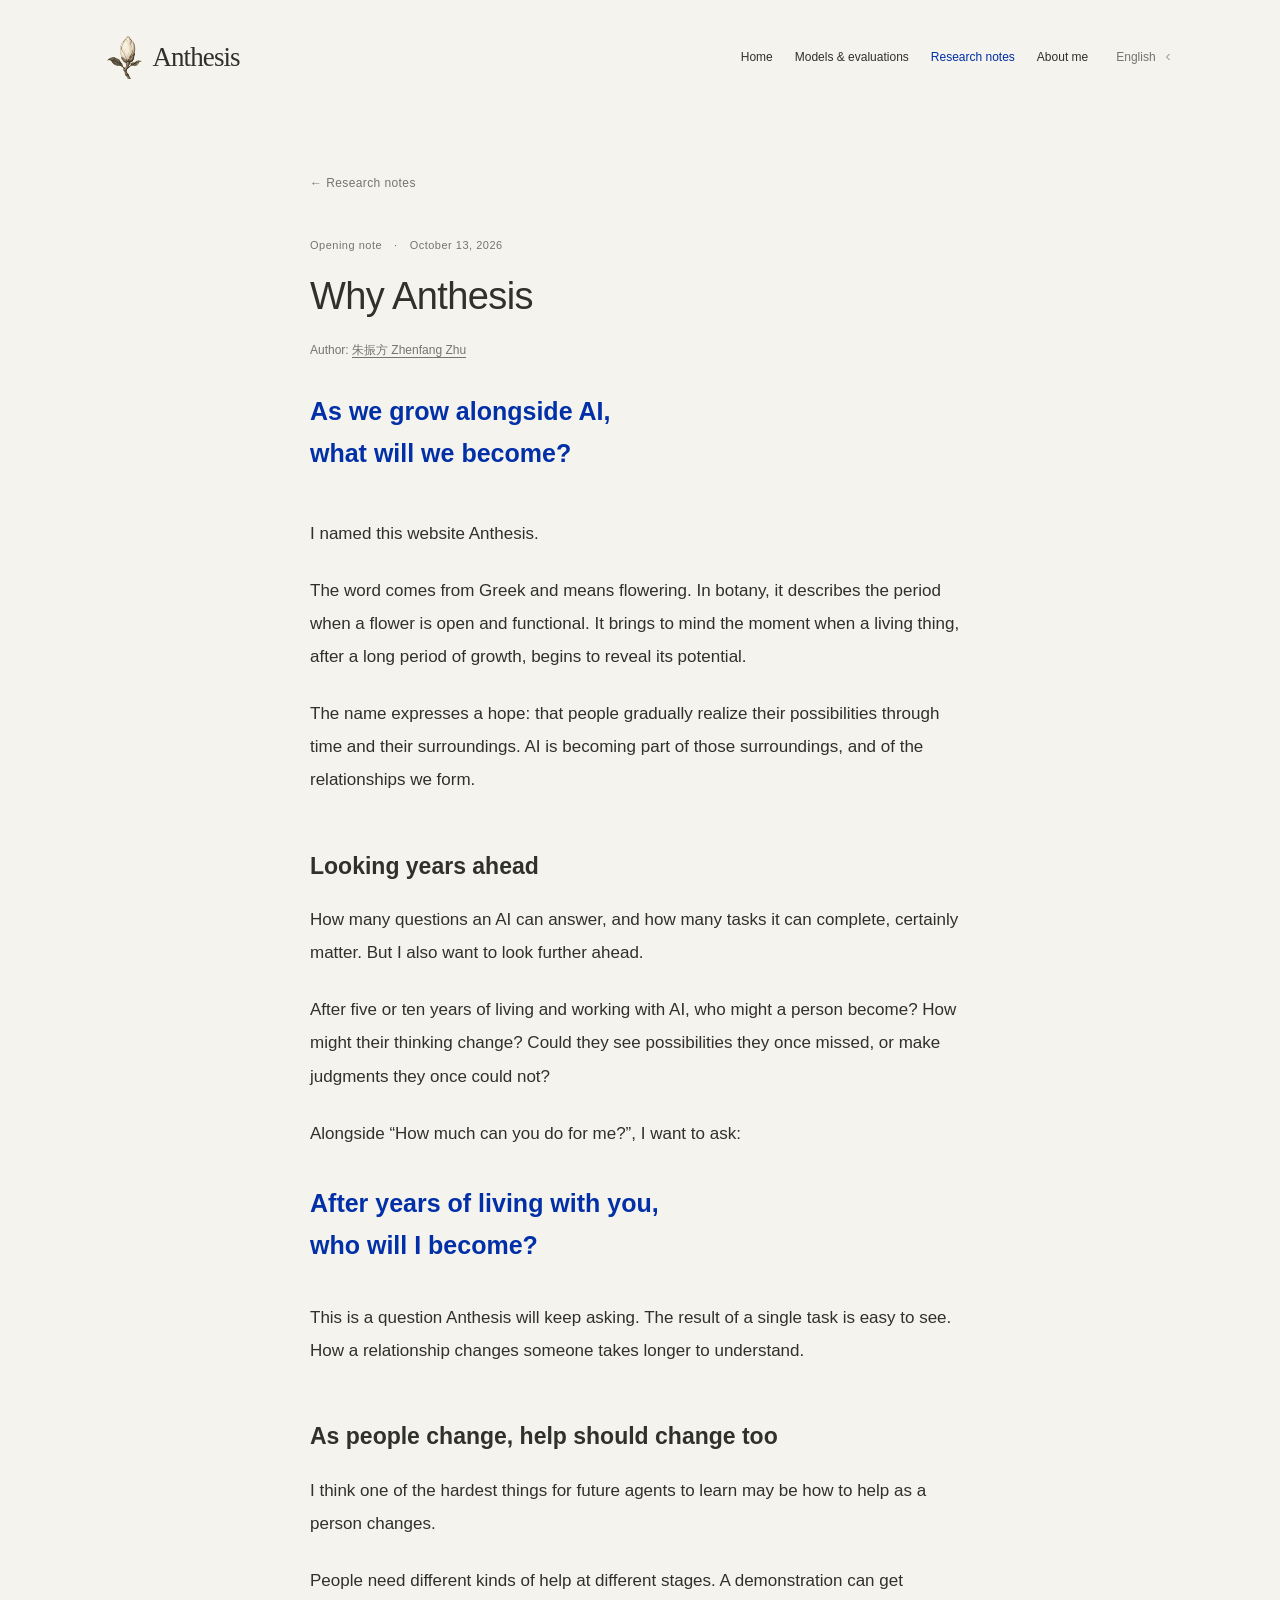
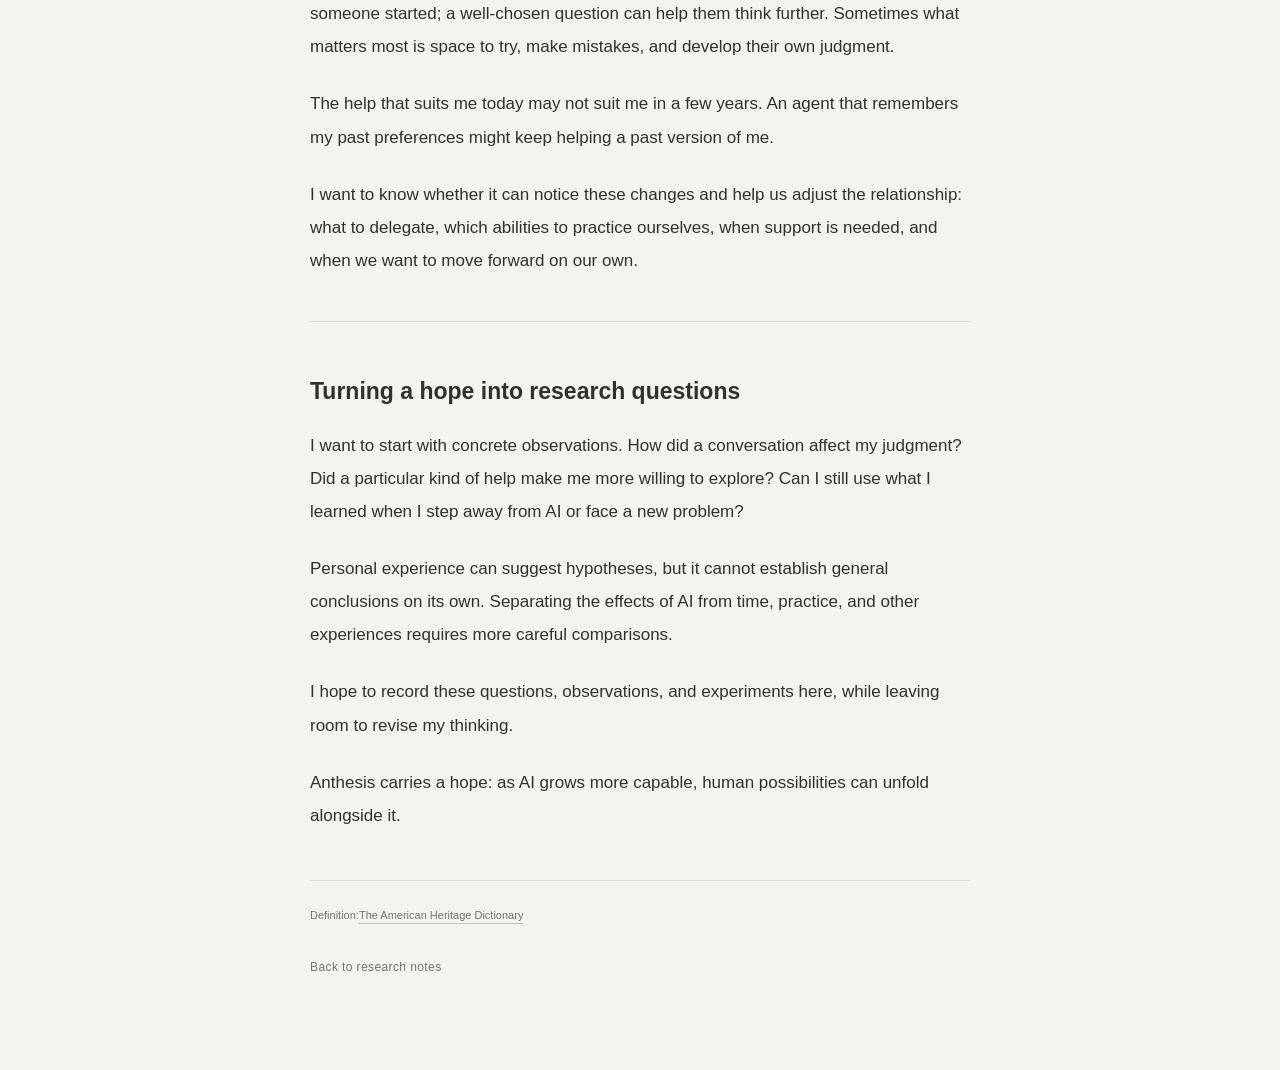
<file: en/why-anthesis.html>
<!doctype html>
<html lang="en">
<head>
<meta charset="UTF-8">
<script>
// Keep old public links on the canonical HTTPS site; leave local previews alone.
if ((location.hostname === 'anthesis.ac.cn' || location.hostname === 'www.anthesis.ac.cn') &&
    (location.protocol !== 'https:' || location.hostname !== 'anthesis.ac.cn')) {
  location.replace('https://anthesis.ac.cn' + location.pathname + location.search + location.hash);
}
</script>
<meta name="viewport" content="width=device-width, initial-scale=1">
<meta name="description" content="Zhenfang Zhu introduces the name and purpose of Anthesis: how might our abilities and possibilities change as we live and grow with AI?">
<meta name="theme-color" content="#f4f3ed">
<title>Why Anthesis — Research notes</title>
<link rel="icon" type="image/png" sizes="64x64" href="../assets/magnolia-icon.png">
<link rel="apple-touch-icon" sizes="180x180" href="../assets/apple-touch-icon.png">
<link rel="stylesheet" href="../style.css?v=aee9bef31c8e">
<script src="../language.js?v=6112f0f33bdc" defer></script>
<link rel="canonical" href="https://anthesis.ac.cn/en/why-anthesis.html">
<link rel="alternate" hreflang="zh-CN" href="https://anthesis.ac.cn/why-anthesis.html">
<link rel="alternate" hreflang="en" href="https://anthesis.ac.cn/en/why-anthesis.html">
<link rel="alternate" hreflang="x-default" href="https://anthesis.ac.cn/why-anthesis.html">
<meta name="author" content="朱振方 Zhenfang Zhu">
<meta name="robots" content="index, follow, max-image-preview:large">
<meta property="og:site_name" content="Anthesis">
<meta property="og:title" content="Why Anthesis — Research notes">
<meta property="og:description" content="Zhenfang Zhu introduces the name and purpose of Anthesis: how might our abilities and possibilities change as we live and grow with AI?">
<meta property="og:url" content="https://anthesis.ac.cn/en/why-anthesis.html">
<meta property="og:type" content="article">
<meta property="og:image" content="https://anthesis.ac.cn/assets/apple-touch-icon.png">
<meta name="twitter:card" content="summary">
<script type="application/ld+json">{"@context":"https://schema.org","@graph":[{"@type":"WebSite","@id":"https://anthesis.ac.cn/#website","url":"https://anthesis.ac.cn/","name":"Anthesis","inLanguage":["zh-CN","en"],"creator":{"@id":"https://anthesis.ac.cn/about.html#person"}},{"@type":"Person","@id":"https://anthesis.ac.cn/about.html#person","name":"Zhenfang Zhu","alternateName":"朱振方","url":"https://anthesis.ac.cn/about.html","sameAs":["https://zhuzhenfang.com/","https://github.com/zhenfangzhu"],"jobTitle":["Co-founder of Redding AI","AI Agent researcher"],"image":"https://anthesis.ac.cn/assets/zhenfang-zhu.jpg","description":"Zhenfang Zhu (朱振方), a graduate of the University of Science and Technology of China, is a co-founder of Redding AI. He studies AI agents and how people and AI grow together over time. Anthesis is his personal research website.","alumniOf":{"@type":"CollegeOrUniversity","name":"中国科学技术大学","alternateName":"University of Science and Technology of China","url":"https://www.ustc.edu.cn/"}},{"@type":"Article","@id":"https://anthesis.ac.cn/en/why-anthesis.html#page","url":"https://anthesis.ac.cn/en/why-anthesis.html","name":"Why Anthesis — Research notes","description":"Zhenfang Zhu introduces the name and purpose of Anthesis: how might our abilities and possibilities change as we live and grow with AI?","isPartOf":{"@id":"https://anthesis.ac.cn/#website"},"inLanguage":"en","author":{"@id":"https://anthesis.ac.cn/about.html#person"},"headline":"Why Anthesis","datePublished":"2026-10-13","dateModified":"2026-10-13","mainEntityOfPage":{"@id":"https://anthesis.ac.cn/en/why-anthesis.html"}}]}</script>
</head>
<body class="article-page">
<header class="site-header"><a class="wordmark" href="./index.html" aria-label="Anthesis home"><img class="brand-bloom" src="../assets/apple-touch-icon.png" width="180" height="180" alt="" fetchpriority="high" loading="eager"><span>Anthesis</span></a><nav class="site-nav" aria-label="Main navigation"><a href="./index.html"><span class="nav-full">Home</span><span class="nav-compact">Home</span></a><a href="./models.html"><span class="nav-full">Models &amp; evaluations</span><span class="nav-compact">Model</span></a><a href="./notes.html" aria-current="location"><span class="nav-full">Research notes</span><span class="nav-compact">Notes</span></a><a href="./about.html"><span class="nav-full">About me</span><span class="nav-compact">About me</span></a></nav><details class="mobile-nav"><summary aria-label="Open navigation menu">Menu <svg viewbox="0 0 16 16" fill="none" stroke="currentColor" stroke-width="1" aria-hidden="true"><path d="M3 5h10M3 11h10"></path></svg></summary><nav aria-label="Mobile navigation"><a href="./index.html">Home</a><a href="./models.html">Models &amp; evaluations</a><a href="./notes.html" aria-current="location">Research notes</a></nav></details><details class="language-switch"><summary aria-label="Language / 语言"><span class="language-current">English</span><svg viewbox="0 0 16 16" fill="none" stroke="currentColor" stroke-width="1.2" aria-hidden="true"><path d="m4 6 4 4 4-4"></path></svg></summary><div class="language-options" role="group" aria-label="Language / 语言"><a href="../why-anthesis.html" data-language="zh" lang="zh-CN">中文</a><a href="./why-anthesis.html" data-language="en" lang="en" aria-current="true">English</a></div></details></header>
<main class="article-main">
<article aria-labelledby="article-title">
<header class="article-header">
<a class="article-back" href="./notes.html">← Research notes</a>
<p class="article-meta"><span>Opening note</span><span aria-hidden="true">·</span><time datetime="2026-10-13">October 13, 2026</time></p>
<h1 id="article-title">Why Anthesis</h1>
<p class="article-byline"><span>Author: </span><a href="./about.html" rel="author">朱振方 Zhenfang Zhu</a></p>
<p class="article-deck brand-emphasis">As we grow alongside AI,<br>what will we become?</p>
</header>
<div class="article-body">
<p>I named this website Anthesis.</p>
<p>The word comes from Greek and means flowering. In botany, it describes the period when a flower is open and functional. It brings to mind the moment when a living thing, after a long period of growth, begins to reveal its potential.</p>
<p>The name expresses a hope: that people gradually realize their possibilities through time and their surroundings. AI is becoming part of those surroundings, and of the relationships we form.</p>
<h2>Looking years ahead</h2>
<p>How many questions an AI can answer, and how many tasks it can complete, certainly matter. But I also want to look further ahead.</p>
<p>After five or ten years of living and working with AI, who might a person become? How might their thinking change? Could they see possibilities they once missed, or make judgments they once could not?</p>
<p>Alongside “How much can you do for me?”, I want to ask:</p>
<blockquote class="brand-emphasis"><p>After years of living with you,<br>who will I become?</p></blockquote>
<p>This is a question Anthesis will keep asking. The result of a single task is easy to see. How a relationship changes someone takes longer to understand.</p>
<h2>As people change, help should change too</h2>
<p>I think one of the hardest things for future agents to learn may be how to help as a person changes.</p>
<p>People need different kinds of help at different stages. A demonstration can get someone started; a well-chosen question can help them think further. Sometimes what matters most is space to try, make mistakes, and develop their own judgment.</p>
<p>The help that suits me today may not suit me in a few years. An agent that remembers my past preferences might keep helping a past version of me.</p>
<p>I want to know whether it can notice these changes and help us adjust the relationship: what to delegate, which abilities to practice ourselves, when support is needed, and when we want to move forward on our own.</p>
<hr class="article-divider">
<h2>Turning a hope into research questions</h2>
<p>I want to start with concrete observations. How did a conversation affect my judgment? Did a particular kind of help make me more willing to explore? Can I still use what I learned when I step away from AI or face a new problem?</p>
<p>Personal experience can suggest hypotheses, but it cannot establish general conclusions on its own. Separating the effects of AI from time, practice, and other experiences requires more careful comparisons.</p>
<p>I hope to record these questions, observations, and experiments here, while leaving room to revise my thinking.</p>
<p>Anthesis carries a hope: as AI grows more capable, human possibilities can unfold alongside it.</p>
</div>
<footer class="article-footer"><p>Definition:<a href="https://ahdictionary.com/word/search.html?q=anthesis" target="_blank" rel="noopener noreferrer">The American Heritage Dictionary</a></p><a class="article-back" href="./notes.html">Back to research notes</a></footer>
</article>
</main>
<script async src="https://busuanzi.ibruce.info/busuanzi/2.3/busuanzi.pure.mini.js"></script>
</body>
</html>
</file>
<file: style.css>
:root{color-scheme:light;--paper:#f4f3ed;--ink:#303129;--blue:#002FA7;--muted:#73766b;--serif:Georgia,"Times New Roman",serif;--song:"Songti SC","STSong","Noto Serif CJK SC",serif}
*{box-sizing:border-box}
body{margin:0;background:var(--paper);color:var(--ink);font-family:Arial,"PingFang SC","Microsoft YaHei",sans-serif;-webkit-font-smoothing:antialiased}
.site-header{width:84%;max-width:1240px;margin:auto;padding:34px 0}
.wordmark{font-family:var(--serif);font-size:27px;line-height:1.2;letter-spacing:-.9px;color:var(--ink);text-decoration:none}
main{width:84%;max-width:1240px;margin:0 auto;display:grid;grid-template-columns:minmax(0,1.55fr) minmax(0,1fr);column-gap:clamp(60px,7vw,110px);align-items:center;padding:clamp(105px,15vh,170px) 0 120px;min-height:calc(80svh - 100px)}
.hero-question{font-weight:500;margin:0;letter-spacing:-1.5px}
.question-context{display:block;font-size:clamp(34px,3.7vw,54px);line-height:1.4}
.question-emphasis{display:block;font-size:clamp(34px,3.7vw,54px);line-height:1.4;color:var(--blue);margin-top:9px;white-space:nowrap}
.english-question{font-family:var(--serif);font-size:clamp(16px,1.4vw,20px);line-height:1.7;color:var(--muted);margin:28px 0 0;max-width:480px}
.name{max-width:365px;padding-top:6px}
.name h2{font-family:var(--serif);font-size:37px;line-height:1.1;letter-spacing:-1px;font-weight:400;margin:0 0 9px}
.pronunciation{font-family:var(--serif);font-size:12px;letter-spacing:.4px;color:var(--muted);margin:0 0 26px}
.meaning{font-family:var(--song);font-size:19px;letter-spacing:2px;line-height:1.5;margin:0 0 14px}
.name-intent{font-size:13px;line-height:2;letter-spacing:.1px;margin:0;color:var(--muted);text-wrap:pretty}
.home-page .home-intro{margin-top:16px}
.home-page .name-intent,.home-page .dictionary-link{--muted:#65685e}
.dictionary-link{display:inline-flex;align-items:center;gap:14px;color:var(--muted);font-size:10px;letter-spacing:.8px;text-decoration:none;padding:8px 0;margin-top:17px;text-underline-offset:5px}
.dictionary-arrow{font-size:13px}.dictionary-link:hover{color:var(--blue)}.dictionary-link:hover>span:first-child{text-decoration:underline}
a:focus-visible{outline:1px solid var(--blue);outline-offset:6px}
@media(max-width:1000px){main{column-gap:45px;grid-template-columns:minmax(0,1.4fr) minmax(0,1fr)}.question-context,.question-emphasis{font-size:clamp(29px,3.6vw,38px);letter-spacing:-1px}.name h2{font-size:33px}.name-intent{font-size:12px}}
@media(max-width:700px){.site-header{width:auto;margin:0 28px;padding:28px 0}.wordmark{font-size:24px}main{display:block;width:auto;max-width:480px;margin:auto;padding:64px 28px 65px;min-height:0}.question-context,.question-emphasis{font-size:clamp(29px,7.8vw,42px);line-height:1.5;letter-spacing:-1px}.question-emphasis{margin-top:5px}.english-question{font-size:16px;margin-top:22px;max-width:330px}.name{padding:0;margin-top:75px;max-width:320px}.name h2{font-size:33px}.pronunciation{margin-bottom:24px}.meaning{font-size:18px}.name-intent{font-size:12px}}

/* Align both opening titles by their text tops; keep the hero block centered. */
@media(min-width:701px){
  main{align-content:center;align-items:start}
  .name{padding-top:8px}
}

/* Static magnolia emblem paired with the wordmark. */
.wordmark{display:inline-flex;align-items:center;gap:4px}
.brand-bloom{display:block;width:46px;height:46px;flex:none;background-image:url("assets/magnolia-engraving.png");background-repeat:no-repeat;background-size:92px 46px;background-position:left center}
@media(max-width:700px){.wordmark{gap:4px}.brand-bloom{width:40px;height:40px;background-size:80px 40px}}
/* Give the dictionary column more separation on wide screens. */
@media(min-width:1100px){.home-page .name{transform:translate(clamp(48px,5vw,80px),-24px)}}

.name h2{color:var(--blue)}
/* Mobile editorial layout: shared edge, deliberate line breaks, readable notes. */
@media(max-width:700px){
  .site-header{width:100%;max-width:536px;margin:0 auto;padding:24px max(24px,env(safe-area-inset-right)) 0 max(24px,env(safe-area-inset-left))}
  .wordmark{font-size:24px;min-height:44px;gap:3px}
  .brand-bloom{width:38px;height:40px;background-size:80px 40px}
  main{width:100%;max-width:536px;padding:clamp(48px,8svh,76px) max(24px,env(safe-area-inset-right)) max(48px,env(safe-area-inset-bottom)) max(24px,env(safe-area-inset-left));margin:auto;min-height:0}
  .question-context,.question-emphasis{font-size:clamp(28px,8.8vw,42px);font-weight:500;line-height:1.46;letter-spacing:-1.1px}
  .question-emphasis{margin-top:10px}
  .english-question{font-size:16px;line-height:1.65;margin-top:23px;max-width:300px;text-wrap:pretty}
  .name{margin-top:clamp(62px,10svh,92px);max-width:350px;padding:0;transform:none}
  .name h2{font-size:42px;letter-spacing:-1.5px;margin-bottom:10px}
  .pronunciation{font-size:12px;margin-bottom:27px;line-height:1.5}
  .meaning{font-size:19px;letter-spacing:2px;margin-bottom:17px}
  .name-intent{font-size:13px;line-height:2;letter-spacing:.1px;max-width:330px}
  .dictionary-link{font-size:11px;min-height:44px;margin-top:16px;padding:10px 0}
}
@media(max-width:360px){
  .site-header{padding-inline:22px}
  main{padding-inline:22px;padding-top:42px}
  .english-question{font-size:15px}
  .name{margin-top:60px}
}

.mobile-break{display:none}@media(max-width:700px){.mobile-break{display:initial}}

.dictionary-arrow{display:block;width:13px;height:13px;flex:none}
/* A quieter secondary entry on phones. */
@media(max-width:700px){
  .name h2{font-size:36px;letter-spacing:-1px}
  .pronunciation{font-size:11px;margin-bottom:23px}
  .meaning{font-size:17px;margin-bottom:14px}
  .name-intent{font-size:12px;line-height:1.95}
}
/* Navigation is positioned independently so the home composition stays put. */
.site-header{position:relative}
.site-nav{position:absolute;right:0;top:34px;height:46px;display:flex;align-items:center}
.site-nav a{display:inline-flex;align-items:center;min-height:44px;color:var(--ink);text-decoration:none;font-size:12px;letter-spacing:1px;text-underline-offset:7px}
.site-nav a:hover{color:var(--blue)}
.site-nav a[aria-current="page"]{color:var(--blue)}
.notes-page .notes-main{display:block;min-height:0;padding-top:clamp(85px,12vh,135px)}
.notes-eyebrow{margin:0 0 20px;font-size:10px;letter-spacing:2px;color:var(--muted)}
.notes-heading h1{margin:0;font-size:clamp(32px,3.5vw,46px);font-weight:400;letter-spacing:1px;line-height:1.4}
.notes-empty{margin-top:45px;padding-top:30px;border-top:1px solid #deded4}
.notes-empty p{margin:0;font-size:13px;line-height:1.9;color:var(--muted)}
@media(max-width:700px){.site-nav{right:max(24px,env(safe-area-inset-right));top:24px;height:44px}.site-nav a{font-size:11px;letter-spacing:.7px}.notes-page .notes-main{padding-top:64px}.notes-heading h1{font-size:32px}.notes-empty{margin-top:34px;padding-top:25px}}
@media(max-width:360px){.site-nav{right:22px}}
/* Notes stay typographic; the reading page uses one quiet, narrow column. */
.notes-list{margin-top:48px;border-top:1px solid #deded4}
.note-entry{display:grid;grid-template-columns:145px 1fr 20px;gap:28px;align-items:start;padding:33px 0;border-bottom:1px solid #deded4;text-decoration:none;color:var(--ink)}
.note-entry-meta{display:flex;flex-direction:column;gap:12px;padding-top:5px;font-size:11px;line-height:1.5;letter-spacing:.5px;color:var(--muted)}
.note-entry-copy h2{font-size:23px;font-weight:400;line-height:1.5;letter-spacing:.3px;margin:0 0 12px}
.note-entry-copy p{font-size:13px;line-height:1.9;color:var(--muted);margin:0}
.note-entry-arrow{width:20px;height:20px;margin-top:8px;color:var(--muted)}
.note-entry:hover h2,.note-entry:hover .note-entry-arrow{color:var(--blue)}
.article-page .article-main{display:block;width:84%;max-width:680px;min-height:0;padding:74px 0 85px;margin:auto}
.article-back{display:inline-flex;align-items:center;min-height:44px;color:var(--muted);font-size:12px;line-height:1.8;text-decoration:none;letter-spacing:.4px}
.article-back:hover{color:var(--blue)}
.article-meta{display:flex;gap:12px;font-size:11px;line-height:1.7;letter-spacing:.5px;color:var(--muted);margin:39px 0 17px}
.article-header h1{font-size:clamp(31px,4vw,44px);font-weight:400;line-height:1.4;letter-spacing:-.5px;color:var(--ink);margin:0}
.article-deck{font-family:var(--song);font-size:22px;line-height:1.9;color:var(--blue);margin:28px 0 0}
.article-body{margin-top:49px;font-size:16px;line-height:2.15;letter-spacing:.15px;overflow-wrap:break-word}
.article-body>p{margin:0 0 23px}
.article-body h2{font-size:21px;font-weight:500;line-height:1.7;letter-spacing:.3px;margin:49px 0 23px}
.article-body blockquote{font-family:var(--song);font-size:27px;line-height:1.85;letter-spacing:.7px;color:var(--blue);margin:34px 0 36px;padding:0}
.article-body blockquote p{margin:0}
.article-footer{margin-top:53px;padding-top:23px;border-top:1px solid #deded4}
.article-footer p{font-size:11px;line-height:1.9;color:var(--muted);margin:0 0 20px}
.article-footer p a{color:inherit;text-underline-offset:4px;text-decoration-color:#c3c4b9}
@media(max-width:700px){
 .notes-list{margin-top:34px}
 .note-entry{grid-template-columns:1fr 20px;gap:14px 15px;padding:26px 0}
 .note-entry-meta{grid-column:1 / -1;flex-direction:row;gap:16px;padding:0;font-size:10px}
 .note-entry-copy h2{font-size:21px;margin-bottom:10px}
 .note-entry-copy p{font-size:12px;max-width:290px}
 .note-entry-arrow{margin-top:5px}
 .article-page .article-main{width:100%;max-width:536px;padding:43px 24px 55px}
 .article-meta{margin-top:27px;font-size:10px}
 .article-header h1{font-size:31px}
 .article-deck{font-size:20px;line-height:1.9;margin-top:23px}
 .article-body{font-size:15px;line-height:2.05;margin-top:37px;letter-spacing:.1px}
 .article-body>p{margin-bottom:22px}
 .article-body h2{font-size:19px;margin-top:39px;margin-bottom:20px}
 .article-body blockquote{font-size:24px;margin:29px 0;line-height:1.8}
 .article-footer{margin-top:40px}
}
@media(max-width:360px){.article-page .article-main{padding-inline:22px}.article-header h1{font-size:28px}.article-deck{font-size:18px}}
/* Research navigation, independent of the home page's content layout. */
.site-nav{gap:29px}
.mobile-nav{display:none}
.site-nav a[aria-current="location"]{color:var(--blue)}
@media(max-width:700px){
 .site-nav{display:none}
 .mobile-nav{display:block;position:absolute;right:24px;top:24px;z-index:20}
 .mobile-nav summary{list-style:none;min-height:44px;display:flex;align-items:center;gap:10px;cursor:pointer;font-size:11px;letter-spacing:1px;color:var(--ink)}
 .mobile-nav summary::-webkit-details-marker{display:none}
 .mobile-nav summary svg{width:16px;height:16px}
 .mobile-nav summary:focus-visible{outline:1px solid var(--blue);outline-offset:4px}
 .mobile-nav nav{position:absolute;right:0;top:52px;width:170px;padding:12px 20px;background:#faf9f5;border:1px solid #deded4;box-shadow:0 12px 32px #3031290a}
 .mobile-nav nav a{display:flex;align-items:center;min-height:46px;font-size:12px;letter-spacing:.6px;color:var(--ink);text-decoration:none}
 .mobile-nav nav a[aria-current],.mobile-nav nav a:hover{color:var(--blue)}
}
@media(max-width:360px){.mobile-nav{right:22px}}
.article-divider{border:0;border-top:1px solid #deded4;margin:45px 0 0}
.research-intro{max-width:680px;margin-top:43px}
.research-status{font-size:11px;letter-spacing:1px;color:var(--muted);margin:0 0 17px}
.research-intro>p:nth-child(2){font-family:var(--song);font-size:24px;line-height:1.8;color:var(--blue);margin:0 0 22px}
.research-context{font-size:13px;line-height:2;color:var(--muted);margin:0}
.research-directions{margin-top:50px;max-width:900px}
.research-direction{display:grid;grid-template-columns:65px 1fr;gap:20px;border-top:1px solid #deded4;padding:32px 0}
.research-number{font-family:var(--serif);font-size:12px;color:var(--muted);padding-top:9px}
.research-direction h2{font-size:22px;font-weight:400;line-height:1.6;margin:0 0 14px}
.research-direction p{font-size:14px;line-height:2.1;color:var(--muted);margin:0;max-width:650px}
@media(max-width:700px){.research-intro{margin-top:33px}.research-intro>p:nth-child(2){font-size:21px}.research-context{font-size:12px}.research-directions{margin-top:35px}.research-direction{grid-template-columns:25px 1fr;gap:12px;padding:26px 0}.research-direction h2{font-size:19px}.research-direction p{font-size:13px}.research-number{padding-top:7px}}
/* Klein-blue emphasis in research notes. */
.article-deck,.article-body blockquote{font-weight:700;color:var(--blue)}

.notes-simple-list{list-style:none;margin:44px 0 0;padding:0}
.notes-simple-list a{display:inline-flex;align-items:center;gap:14px;min-height:44px;padding:8px 0;color:var(--ink);font-size:19px;line-height:1.7;text-decoration:none}
.note-dot{display:block;width:6px;height:6px;border-radius:50%;background:var(--blue);flex:none}
.notes-simple-list a:hover{color:var(--blue)}
@media(max-width:700px){.notes-simple-list{margin-top:32px}.notes-simple-list a{font-size:17px;gap:12px}}

.notes-simple-list{margin-top:0}
.notes-simple-list a{font-size:clamp(27px,3vw,38px);gap:19px;line-height:1.5}
.notes-simple-list .note-dot{width:7px;height:7px}
@media(max-width:700px){.notes-simple-list{margin-top:0}.notes-simple-list a{font-size:27px;gap:15px}}
/* Evidence-led evaluation page. */
.eval-intro h1{font-size:clamp(34px,4.1vw,56px);font-weight:400;line-height:1.45;letter-spacing:-1px;margin:0}
.eval-intro h1 span{color:var(--blue)}
.eval-lead{max-width:630px;font-size:15px;line-height:1.9;color:var(--muted);margin:26px 0 22px}
.eval-meta{display:flex;flex-wrap:wrap;gap:10px 26px;font-size:10px;line-height:1.8;letter-spacing:.5px;color:var(--muted)}
.eval-jump{display:flex;flex-wrap:wrap;gap:18px 32px;border-bottom:1px solid #d9dad0;padding:30px 0 23px;margin-top:27px}
.eval-jump a{font-size:12px;text-decoration:none;color:var(--ink);padding:5px 0}
.eval-jump a:hover{color:var(--blue)}
.eval-section{margin-top:72px;scroll-margin-top:30px}
.eval-section-head{display:flex;align-items:baseline;justify-content:space-between;gap:20px;margin-bottom:24px}
.eval-section-head h2{font-size:27px;font-weight:400;line-height:1.5;margin:0}
.eval-section-head>span{font-size:9px;letter-spacing:1.3px;color:var(--muted)}
.eval-copy{font-size:14px;line-height:2;max-width:780px;color:var(--muted);margin:0 0 26px}
.evidence-filters{display:flex;flex-wrap:wrap;gap:8px;margin:30px 0 10px}
.evidence-filters button{font:inherit;font-size:12px;padding:11px 18px;border:1px solid #d9dad0;border-radius:30px;background:none;color:var(--muted);cursor:pointer;min-height:44px}
.evidence-filters button[aria-pressed=true]{background:var(--blue);border-color:var(--blue);color:var(--paper)}
.evidence-filters button:focus-visible,details:focus-visible,.eval-table-wrap:focus-visible,summary:focus-visible{outline:1px solid var(--blue);outline-offset:4px}
.evidence-count{font-size:10px;color:var(--muted);margin:13px 0 30px}
.evidence-record{padding:34px 0 40px;border-top:1px solid #d9dad0}
.evidence-record[hidden]{display:none}
.evidence-kicker{display:flex;flex-wrap:wrap;justify-content:space-between;gap:10px;font-size:10px!important;letter-spacing:.8px;color:var(--muted);margin:0 0 21px!important}
.evidence-record h3{font-weight:400;font-size:25px;line-height:1.6;margin:0 0 16px}
.evidence-record>p{font-size:14px;line-height:2;max-width:880px;margin:0 0 21px}
.eval-main a:not(.eval-jump a){text-underline-offset:4px;text-decoration-color:#b8bdd4}
.evidence-record a,.references a,.eval-editorial a{color:var(--blue)}
.learning-stats{display:grid;grid-template-columns:repeat(3,1fr);gap:30px;margin:32px 0;padding:29px 0}
.learning-stats>div{border-left:1px solid #d9dad0;padding-left:24px}
.learning-stats>div:first-child{border-left:0;padding-left:0}
.learning-stats>div>span{display:block;font-size:11px;line-height:1.8;color:var(--muted)}
.learning-stats strong{display:block;font-family:var(--serif);font-size:64px;font-weight:400;color:var(--blue);line-height:1.5;letter-spacing:-2px}
.learning-stats strong span{font-size:26px;margin-left:5px}
.learning-stats small{display:block;font-size:10px;color:var(--muted);line-height:1.8}
.eval-main .evidence-limit{font-size:11px;line-height:1.9;color:var(--muted);max-width:900px}
.eval-main .eval-interpretation{margin-top:24px;font-size:13px;line-height:2}
.eval-interpretation span{display:block;color:var(--blue);font-size:10px;letter-spacing:.8px;margin-bottom:7px}
.eval-table-wrap{overflow:auto;margin:30px 0 20px}
.eval-table{width:100%;min-width:570px;border-collapse:collapse;text-align:left}
.eval-table caption{text-align:left;font-size:10px;color:var(--muted);margin-bottom:20px;line-height:1.8}
.eval-table th,.eval-table td{padding:18px 14px;border-bottom:1px solid #deded4}
.eval-table thead th{font-size:10px;font-weight:400;color:var(--muted)}
.eval-table tbody th{font-size:14px;font-weight:400;padding-left:0;width:28%}
.eval-table thead th:first-child{padding-left:0}
.eval-table td:nth-child(2){width:35%}
.eval-number{font-family:var(--serif);font-size:23px;color:var(--blue);font-variant-numeric:tabular-nums}
.eval-ci{font-size:11px;color:var(--muted);white-space:nowrap;font-variant-numeric:tabular-nums}
.eval-bar{height:5px;background:#e0e2db}.eval-bar i{display:block;height:100%;background:var(--blue)}
.evidence-update,.eval-method{border-top:1px solid #d9dad0;margin-top:27px;padding:19px 0}
.evidence-update summary,.eval-method summary{font-size:13px;line-height:1.9;cursor:pointer}
.evidence-update p,.eval-method p{max-width:840px;font-size:13px;line-height:2;color:var(--muted);margin:18px 0 0}
.eval-editorial{display:grid;grid-template-columns:repeat(3,1fr);gap:36px;margin-top:35px}
.eval-editorial h3{font-weight:400;font-size:18px;margin:0 0 14px;line-height:1.6}
.eval-editorial p{font-size:13px;line-height:2;color:var(--muted);margin:0}
.protocol-grid{display:grid;grid-template-columns:1fr 1fr;gap:32px 60px;margin-top:35px}
.protocol-grid>div{border-top:1px solid #d9dad0;padding-top:23px}
.protocol-grid>div>span{font-family:var(--serif);font-size:12px;color:var(--blue)}
.protocol-grid h3{font-size:20px;font-weight:400;line-height:1.5;margin:15px 0}
.protocol-grid p{font-size:13px;line-height:2;color:var(--muted);max-width:420px;margin:0}
.references{border-top:1px solid #d9dad0;padding-top:34px}
.references ol{padding-left:20px;margin:28px 0}
.references li{font-size:12px;line-height:1.8;margin-bottom:20px;padding-left:8px;scroll-margin-top:35px;overflow-wrap:anywhere}
.references li>span{display:block;font-size:10px;line-height:1.8;color:var(--muted);margin-top:5px}
@media(max-width:700px){
 .eval-intro h1{font-size:32px;letter-spacing:-.5px}.eval-lead{font-size:13px;margin-top:22px}.eval-meta{font-size:9px;gap:5px}.eval-meta span{width:100%}
 .eval-jump{gap:13px 20px;padding-top:20px;margin-top:20px}.eval-jump a{font-size:11px}
 .eval-section{margin-top:46px}.eval-section-head{display:block;margin-bottom:22px}.eval-section-head h2{font-size:24px;margin-bottom:10px}.eval-section-head>span{font-size:8px}
 .eval-copy{font-size:13px}.evidence-filters{gap:7px}.evidence-filters button{font-size:11px;padding:9px 12px}
 .evidence-record{padding:27px 0 31px}.evidence-record h3{font-size:21px}.evidence-record>p{font-size:13px}.evidence-kicker{font-size:9px!important;flex-direction:column;gap:7px}
 .learning-stats{display:block;padding:0;margin:25px 0}.learning-stats>div,.learning-stats>div:first-child{border-left:0;border-top:1px solid #deded4;padding:17px 0;display:grid;grid-template-columns:1fr auto;gap:4px 12px;align-items:center}.learning-stats strong{font-size:43px;grid-column:2;grid-row:1 / 3;line-height:1.3}.learning-stats strong span{font-size:20px}.learning-stats small{grid-column:1}
 .eval-editorial,.protocol-grid{grid-template-columns:1fr;gap:28px}.eval-editorial{margin-top:27px}.protocol-grid{margin-top:28px}.eval-editorial h3{font-size:19px}.protocol-grid h3{font-size:19px}.references li{padding-left:3px;font-size:11px}
}
/* Bring the evaluation content closer to the header. */
.evaluation-page .eval-main{padding-top:48px}
@media(max-width:700px){.evaluation-page .eval-main{padding-top:36px}}

/* A quiet placeholder until independent evaluation results are available. */
.ranking-preview{margin-top:64px;border-top:1px solid #d9dad0;padding-top:28px}
.ranking-heading{display:flex;align-items:center;justify-content:space-between;gap:24px}
.ranking-heading h2{margin:0;font-size:22px;font-weight:400;line-height:1.5}
.ranking-heading>span{font-size:11px;color:var(--blue)}
.ranking-preview>p{margin:26px 0 0;font-size:13px;line-height:1.9;color:var(--muted)}
@media(max-width:700px){.ranking-preview{margin-top:42px;padding-top:23px}.ranking-heading h2{font-size:20px}.ranking-preview>p{font-size:12px}}

/* Evidence first: short captions, visible data, optional methodology. */
.compact-evidence{border-top:1px solid #d9dad0;padding-top:30px;margin-top:58px}
.compact-evidence .learning-stats{margin:20px 0;padding:10px 0}
.compact-evidence a{color:var(--blue)}
.compact-evidence .eval-copy{margin-bottom:16px}
.compact-model-table{min-width:420px}
.compact-model-table tbody th{width:38%}
.compact-insights{display:grid;grid-template-columns:1fr 1fr;gap:60px}
.compact-insights h3{font-size:20px;font-weight:400;margin:4px 0 16px}
.compact-insights p{font-size:14px;line-height:1.9;color:var(--muted);max-width:440px;margin:0 0 18px}
.compact-insights a{font-size:11px}
.compact-footnote{border-top:1px solid #d9dad0;padding-top:24px;margin-top:58px;font-size:11px;line-height:1.9;color:var(--muted)}
@media(max-width:700px){.compact-evidence{margin-top:38px;padding-top:23px}.compact-insights{grid-template-columns:1fr;gap:30px}.compact-insights p{font-size:13px}.compact-footnote{margin-top:38px}.compact-model-table th,.compact-model-table td{padding-right:8px;padding-left:8px}}

.compact-source{display:inline-block;font-size:11px;line-height:1.8;margin-top:12px;color:var(--blue)}
.eval-main .anthropic-note{margin-top:30px}

/* Mobile evaluations: readable type and comparisons that fit the screen. */
@media(max-width:700px){
 .evaluation-page .eval-lead,.evaluation-page .eval-copy{font-size:14px;line-height:1.95}
 .evaluation-page .eval-section-head h2{font-size:22px;line-height:1.55;text-wrap:balance;letter-spacing:0}
 .evaluation-page .eval-section-head>span{font-size:10px;letter-spacing:.6px;line-height:1.7;display:block;margin-top:12px}
 .evaluation-page .compact-evidence{margin-top:46px;padding-top:26px}
 .evaluation-page .eval-section-head{margin-bottom:22px}
 .evaluation-page .learning-stats>div{padding:23px 0;grid-template-columns:minmax(0,1fr) auto;gap:8px 14px}
 .evaluation-page .learning-stats>div>span{font-size:12px;line-height:1.8}
 .evaluation-page .learning-stats small{font-size:11px;line-height:1.8}
 .evaluation-page .learning-stats strong{font-size:44px;letter-spacing:-1.5px}
 .evaluation-page .learning-stats strong span{font-size:19px;margin-left:3px}
 .evaluation-page .evidence-limit,.evaluation-page .compact-footnote{font-size:12px;line-height:1.95}
 .evaluation-page .compact-model-table{min-width:0;width:100%;table-layout:fixed}
 .evaluation-page .compact-model-table th,.evaluation-page .compact-model-table td{padding:22px 8px;vertical-align:middle}
 .evaluation-page .compact-model-table th:first-child{width:46%;padding-left:0;overflow-wrap:break-word;font-size:13px;line-height:1.7}
 .evaluation-page .compact-model-table th:nth-child(2),.evaluation-page .compact-model-table td:nth-child(2){width:29%}
 .evaluation-page .compact-model-table th:last-child,.evaluation-page .compact-model-table td:last-child{width:25%;text-align:right;padding-right:0}
 .evaluation-page .compact-model-table thead th{font-size:11px;line-height:1.7}
 .evaluation-page .compact-model-table thead th:first-child{font-size:11px}
 .evaluation-page .eval-table caption{font-size:11px;line-height:1.8}
 .evaluation-page .eval-number{font-size:24px;white-space:nowrap}
 .evaluation-page .eval-editorial{gap:32px;margin-top:26px}
 .evaluation-page .eval-editorial h3{font-size:19px;line-height:1.6;margin-bottom:12px}
 .evaluation-page .eval-editorial p,.evaluation-page .eval-method p{font-size:14px;line-height:1.95}
 .evaluation-page .compact-source{font-size:12px;line-height:1.8;min-height:44px;padding:10px 0;margin-top:8px}
 .evaluation-page .eval-method summary{font-size:14px;line-height:1.8;padding:10px 0;min-height:44px}
 .evaluation-page .references li{font-size:13px;line-height:1.85;margin-bottom:25px;padding-left:4px;overflow-wrap:anywhere}
 .evaluation-page .references li>span{font-size:11px;line-height:1.85;margin-top:8px}
 .evaluation-page .references ol{padding-left:20px}
}
@media(max-width:360px){
 .evaluation-page .learning-stats strong{font-size:38px}
 .evaluation-page .learning-stats>div{column-gap:10px}
 .evaluation-page .eval-intro h1{font-size:29px}
}

/* Notes share the research page's alignment and spacing. */
.notes-index .notes-main{display:block;min-height:0;padding-top:48px}
.notes-index .notes-simple-list{margin:44px 0 0;max-width:900px}
.notes-index .notes-simple-list a{font-size:clamp(25px,2.2vw,32px);font-weight:400;letter-spacing:0;line-height:1.6;gap:16px;padding:12px 0;transition:color .2s ease}
.notes-index .note-dot{width:6px;height:6px}
@media(max-width:700px){
 .notes-index .notes-main{padding-top:36px}
 .notes-index .notes-eyebrow{margin-bottom:14px}
 .notes-index .notes-simple-list{margin-top:32px}
 .notes-index .notes-simple-list a{font-size:24px;gap:13px}
 .notes-index .note-dot{width:5px;height:5px}
}

/* Research: a closer opening, with room between each direction. */
.research-page .notes-main{padding-top:48px}
@media(max-width:700px){
 .research-page .notes-main{padding-top:36px}
 .research-page .notes-eyebrow{margin-bottom:14px}
 .research-page .research-intro{margin-top:28px}
 .research-page .research-status{margin-bottom:13px}
 .research-page .research-intro>p:nth-child(2){font-size:22px;line-height:1.75;margin-bottom:0;text-wrap:pretty}
 .research-page .research-directions{margin-top:34px}
 .research-page .research-direction{grid-template-columns:22px minmax(0,1fr);gap:13px;padding:27px 0}
 .research-page .research-direction h2{font-size:19px;line-height:1.6;margin-bottom:12px}
 .research-page .research-direction p{font-size:14px;line-height:1.95}
}

/* Notes use the same quiet numbered rows as research directions. */
.notes-editorial-list{list-style:none;padding:0;margin:44px 0 0;max-width:900px}
.notes-editorial-entry{display:grid;grid-template-columns:65px minmax(0,1fr);gap:20px;padding:32px 0;border-top:1px solid #deded4;color:var(--ink);text-decoration:none}
.notes-editorial-list li:last-child .notes-editorial-entry{border-bottom:1px solid #deded4}
.notes-editorial-number{font-family:var(--serif);font-size:12px;line-height:1.6;padding-top:9px;color:var(--muted)}
.notes-editorial-entry h2{font-size:22px;font-weight:400;line-height:1.6;margin:0 0 14px}
.notes-editorial-entry p{font-size:14px;line-height:2;color:var(--muted);margin:0}
.notes-editorial-entry:hover h2{color:var(--blue)}
@media(max-width:700px){
 .notes-editorial-list{margin-top:32px}
 .notes-editorial-entry{grid-template-columns:22px minmax(0,1fr);gap:13px;padding:27px 0}
 .notes-editorial-number{padding-top:7px}
 .notes-editorial-entry h2{font-size:19px;margin-bottom:12px}
 .notes-editorial-entry p{font-size:14px;line-height:1.95}
}

/* A shared, quiet language control; home copy remains bilingual by design. */
.site-nav{right:112px}
.language-switch{position:absolute;right:0;top:34px;height:46px;display:flex;align-items:center;gap:8px;color:var(--muted);font-size:11px;white-space:nowrap}
.language-switch button{appearance:none;border:0;background:none;color:var(--muted);font:inherit;padding:0 4px;min-height:44px;min-width:30px;cursor:pointer}
.language-switch button[aria-pressed="true"]{color:var(--blue)}
.language-switch button:focus-visible{outline:1px solid var(--blue);outline-offset:2px}
html[lang="en"] .site-nav{gap:22px}
html[lang="en"] .site-nav a{letter-spacing:0}
html[lang="en"] .eval-intro h1{font-size:clamp(32px,3.7vw,52px);letter-spacing:-1px;line-height:1.3}
html[lang="en"] .eval-lead{max-width:690px}
html[lang="en"] .research-intro>p:nth-child(2),html[lang="en"] .article-deck,html[lang="en"] .article-body blockquote{font-family:var(--serif)}
html[lang="en"] .article-body{line-height:1.9;letter-spacing:0}
html[lang="en"] .article-body h2{line-height:1.45}
html[lang="en"] .research-direction p{line-height:1.9}
html[lang="en"] .eval-section-head>span{line-height:1.7;text-align:right}
@media(min-width:701px) and (max-width:1000px){
 .site-nav{gap:16px;right:100px}
 html[lang="en"] .site-nav{gap:14px}
 html[lang="en"] .site-nav a{font-size:11px}
 .wordmark{font-size:24px}
 .brand-bloom{width:36px;height:40px;background-size:80px 40px}
}
@media(max-width:700px){
 .language-switch{right:24px;top:24px;height:44px;gap:3px}
 .mobile-nav{right:120px}
 .mobile-nav nav{right:-96px}
 html[lang="en"] .mobile-nav nav{width:210px}
 html[lang="en"] .mobile-nav nav a{letter-spacing:0}
 html[lang="en"] .eval-intro h1{font-size:30px;line-height:1.35;letter-spacing:-.5px}
 html[lang="en"] .eval-section-head>span{text-align:left}
 html[lang="en"] .research-direction h2{font-size:19px;line-height:1.5}
 html[lang="en"] .learning-stats>div>span{font-size:12px;line-height:1.6}
 html[lang="en"] .article-header h1{font-size:31px}
 html[lang="en"] .article-deck{font-size:22px;line-height:1.6}
 html[lang="en"] .article-body blockquote{font-size:25px;line-height:1.6}
}
@media(max-width:360px){
 .language-switch{right:22px}
 .mobile-nav{right:113px}
 .mobile-nav nav{right:-91px}
 .site-header .wordmark{font-size:21px;gap:2px}
 .site-header .brand-bloom{width:30px}
}

/* Language choices unfold below the label without a floating panel. */
.language-switch{display:block;height:auto;font-size:12px;z-index:30}
.language-switch summary{list-style:none;display:flex;align-items:center;justify-content:flex-end;gap:10px;min-height:46px;min-width:70px;cursor:pointer;color:var(--muted)}
.language-switch summary::-webkit-details-marker{display:none}
.language-switch summary svg{width:14px;height:14px;flex:none}
.language-switch summary:focus-visible{outline:1px solid var(--blue);outline-offset:4px}
.language-options{position:absolute;right:0;top:100%;width:max-content;min-width:100%;background:var(--paper);border:0;padding:2px 0 6px;box-shadow:none;transform-origin:top}
.language-switch[open] .language-options{animation:language-drawer-open .18s ease-out}
.language-switch summary svg{transition:transform .18s ease}
.language-switch[open] summary svg{transform:rotate(180deg)}
@keyframes language-drawer-open{from{opacity:0;clip-path:inset(0 0 100% 0);transform:translateY(-5px)}to{opacity:1;clip-path:inset(0);transform:translateY(0)}}
@media(prefers-reduced-motion:reduce){.language-switch[open] .language-options{animation:none}.language-switch summary svg{transition:none}}
.language-switch:not([open]) .language-options{display:none}
.language-switch .language-options button{display:block;width:100%;text-align:right;padding:0 24px 0 0;min-height:44px;font-size:inherit;line-height:1.6}
.language-options button:hover{color:var(--blue)}
@media(max-width:700px){.language-switch summary{min-height:44px;gap:7px}.language-switch .language-options button{padding-right:15px}}

/* English home: retain the composition, give the longer question room. */
html[lang="en"] .home-page .english-question{display:none}
html[lang="en"] .home-page .question-context,
html[lang="en"] .home-page .question-emphasis{font-size:clamp(32px,3.7vw,54px);line-height:1.22;letter-spacing:-1.5px}
html[lang="en"] .home-page .question-emphasis{white-space:normal;max-width:580px;margin-top:20px;text-wrap:balance}
html[lang="en"] .home-page .meaning{font-family:var(--serif);letter-spacing:0;font-size:20px}
html[lang="en"] .home-page .name-intent{font-size:14px;line-height:1.9;letter-spacing:0}
@media(max-width:1000px) and (min-width:701px){
 html[lang="en"] .home-page .question-context,html[lang="en"] .home-page .question-emphasis{font-size:clamp(32px,4vw,40px)}
}
@media(max-width:700px){
 html[lang="en"] .home-page .question-context,html[lang="en"] .home-page .question-emphasis{font-size:clamp(34px,9.5vw,46px);line-height:1.25;letter-spacing:-1.1px}
 html[lang="en"] .home-page .question-emphasis{margin-top:16px;max-width:360px;text-wrap:initial}
 html[lang="en"] .home-page .name-intent{font-size:14px;line-height:1.9}
 html[lang="en"] .home-page .meaning{font-size:19px}
}

/* Keep short titles balanced when English needs an extra line. */
html[lang="en"] .eval-intro h1{ text-wrap:balance }
html[lang="en"] .research-direction h2,
html[lang="en"] .notes-editorial-entry h2,
html[lang="en"] .article-body h2,
html[lang="en"] .eval-editorial h3{ text-wrap:balance }
@media(max-width:700px){
 html[lang="en"] .home-page .question-emphasis{ text-wrap:balance }
 .notes-editorial-entry p{ text-wrap:pretty }
 .evaluation-page .eval-copy,.evaluation-page .eval-editorial p{ text-wrap:pretty }
}
html[lang="en"] .article-deck,html[lang="en"] .article-body blockquote{ text-wrap:balance }

/* Phone header: expose all three destinations without a menu. */
@media(max-width:700px){
 .site-header .mobile-nav{display:none}
 .site-header .site-nav{position:static;display:flex;align-items:center;justify-content:space-between;gap:14px;width:100%;height:auto;margin-top:18px}
 .site-header .site-nav a{font-size:12px;line-height:1.6;letter-spacing:.5px;min-height:44px;white-space:nowrap}
 html[lang="en"] .site-header .site-nav{gap:12px}
 html[lang="en"] .site-header .site-nav a{font-size:12px;letter-spacing:0}
 .site-header .wordmark{font-size:24px;gap:3px}
 .site-header .brand-bloom{width:38px}
}
@media(max-width:360px){
 html[lang="en"] .site-header .site-nav{gap:8px}
 html[lang="en"] .site-header .site-nav a{font-size:11px}
}

/* One mobile header row: brand, navigation, then language. */
.nav-compact{display:none}
@media(max-width:700px){
 .site-header{display:flex;align-items:center;justify-content:space-between;gap:10px;padding-inline:18px}
 .site-header .wordmark{font-size:20px;gap:1px;flex:none;letter-spacing:-.7px}
 .site-header .brand-bloom{width:28px;height:34px;background-size:68px 34px}
 .site-header .site-nav{width:auto;margin:0;gap:12px;justify-content:flex-end;flex:1;min-width:0}
 .site-header .site-nav a{font-size:10px;letter-spacing:0}
 .site-header .language-switch{position:relative;top:auto;right:auto;flex:none;font-size:10px}
 .site-header .language-switch summary{min-width:0;min-height:44px;gap:4px}
 .site-header .language-switch summary svg{width:11px;height:11px}
 html[lang="en"] .site-header .site-nav{gap:12px}
 html[lang="en"] .site-header .site-nav a{font-size:10px}
 html[lang="en"] .site-header .nav-full{display:none}
 html[lang="en"] .site-header .nav-compact{display:inline}
 html[lang="en"] .site-header .language-current{font-size:0}
 html[lang="en"] .site-header .language-current::after{content:'EN';font-size:10px}
}
@media(max-width:360px){
 .site-header{padding-inline:14px;gap:8px}
 .site-header .wordmark{font-size:18px}
 .site-header .brand-bloom{width:24px}
 .site-header .site-nav,html[lang="en"] .site-header .site-nav{gap:8px}
 .site-header .site-nav a,html[lang="en"] .site-header .site-nav a{font-size:9px}
}

/* Mobile navigation: slightly larger, with a uniform ink color. */
@media(max-width:700px){
 .site-header .site-nav,html[lang="en"] .site-header .site-nav{gap:10px}
 .site-header .site-nav a,html[lang="en"] .site-header .site-nav a{font-size:12px;color:var(--ink)}
 .site-header .language-switch{font-size:12px}
 html[lang="en"] .site-header .language-current::after{font-size:12px}
}
@media(max-width:360px){
 .site-header .site-nav,html[lang="en"] .site-header .site-nav{gap:7px}
 .site-header .site-nav a,html[lang="en"] .site-header .site-nav a{font-size:11px}
 .site-header .language-switch{font-size:11px}
 html[lang="en"] .site-header .language-current::after{font-size:11px}
}

@media(max-width:700px){
 .site-header .site-nav,html[lang="en"] .site-header .site-nav{gap:8px}
 .site-header .site-nav a,html[lang="en"] .site-header .site-nav a{font-size:13px}
 .site-header .language-switch{font-size:13px}
 html[lang="en"] .site-header .language-current::after{font-size:13px}
}
@media(max-width:360px){
 .site-header{gap:6px}
 .site-header .site-nav,html[lang="en"] .site-header .site-nav{gap:6px}
 .site-header .site-nav a,html[lang="en"] .site-header .site-nav a{font-size:12px}
 .site-header .language-switch{font-size:12px}
 html[lang="en"] .site-header .language-current::after{font-size:12px}
}

/* About: portrait and biography share one aligned profile block. */
.about-page .about-main{max-width:1180px;padding-top:72px}
.about-layout{display:grid;grid-template-columns:250px minmax(0,1fr);gap:68px;align-items:start}
.about-portrait{display:block;width:100%;height:330px;object-fit:cover;object-position:55% 45%;border-radius:2px}
.about-profile h1{margin:0 0 16px;font-size:40px;font-weight:500;line-height:1.2;letter-spacing:-.6px}
.about-profile p{margin:0;text-wrap:pretty}
.about-role{font-size:21px;line-height:1.6}
.about-education{font-size:17px;line-height:1.9;color:var(--muted);margin-top:10px!important}
.about-purpose{font-size:18px;line-height:1.9;margin-top:30px!important;max-width:600px}
.about-belief{margin-top:34px;color:var(--blue);font-size:25px;font-weight:600;line-height:1.6}
.about-belief p+p{margin-top:12px;font-size:19px;font-weight:400;line-height:1.85}
@media(min-width:701px) and (max-width:1000px){
 .about-layout{grid-template-columns:210px minmax(0,1fr);gap:40px}
 .about-portrait{height:290px}
 .about-profile h1{font-size:34px}
}
@media(max-width:700px){
 .site-header .nav-full{display:none}
 .site-header .nav-compact{display:inline}
 .about-page .about-main{padding-top:32px}
 .about-layout{grid-template-columns:1fr;gap:28px}
 .about-portrait{width:152px;height:190px}
 .about-profile h1{font-size:30px;margin-bottom:10px}
 .about-role{font-size:18px}
 .about-education{font-size:15px;margin-top:6px!important}
 .about-purpose{font-size:16px;margin-top:24px!important;line-height:1.85}
 .about-belief{margin-top:28px;font-size:24px}
 .about-belief p+p{font-size:18px;line-height:1.8}
}
@media(max-width:360px){
 .site-header .wordmark{font-size:17px}
 .site-header .site-nav,html[lang="en"] .site-header .site-nav{gap:5px}
 html[lang="en"] .site-header .site-nav a{font-size:11px}
 .about-portrait{width:136px;height:170px}
 .about-belief{font-size:23px}
}

/* Biography uses an even, unaccented reading rhythm. */
.about-profile .about-biography{margin-top:24px;font-size:17px;line-height:1.95;font-weight:400;color:var(--ink)}
.about-profile .about-biography p+p{margin-top:18px}
@media(max-width:700px){
 .about-profile .about-biography{margin-top:22px;font-size:16px;line-height:1.9}
 .about-profile .about-biography p+p{margin-top:20px}
}

.about-personal-link{display:inline-flex;align-items:center;gap:9px;min-height:44px;margin-top:24px;color:var(--muted);font-size:14px;text-decoration:none}
.about-personal-link svg{width:14px;height:14px;flex:none}
.about-personal-link:hover{color:var(--ink)}
.about-personal-link:hover span{text-decoration:underline;text-underline-offset:4px}

/* Match the portrait to the full height of the biography on desktop. */
@media(min-width:701px){
 .about-layout{grid-template-columns:320px minmax(0,1fr);gap:120px;align-items:stretch}
 .about-portrait-frame{position:relative;min-height:360px}
 .about-portrait-frame .about-portrait{position:absolute;inset:0;width:100%;height:100%;object-fit:cover;object-position:55% center}
}
@media(min-width:701px) and (max-width:1000px){
 .about-layout{grid-template-columns:250px minmax(0,1fr);gap:64px}
}

/* More separation between the mobile question and the name definition. */
@media(max-width:700px){
 .home-page .name{margin-top:clamp(128px,18svh,160px)}
}

/* Language label matches mobile navigation typography, with muted color. */
@media(max-width:700px){
 .site-header{--mobile-nav-size:13px}
 .site-header .site-nav a,html[lang="en"] .site-header .site-nav a,
 .site-header .language-switch summary{font-size:var(--mobile-nav-size);font-weight:400;line-height:1.6;letter-spacing:0;min-height:44px;display:flex;align-items:center}
 .site-header .language-current{font-size:inherit;line-height:inherit;letter-spacing:inherit}
 .site-header .language-switch summary{color:var(--muted)}
 html[lang="en"] .site-header .language-current{font-size:0}
 html[lang="en"] .site-header .language-current::after{font-size:var(--mobile-nav-size);line-height:1.6}
}
@media(max-width:360px){
 .site-header{--mobile-nav-size:12px}
 html[lang="en"] .site-header{--mobile-nav-size:11px}
}

/* Mobile profile follows a full-width portrait with the biography below. */
@media(max-width:700px){
 .about-page .about-layout{gap:28px}
 .about-page .about-portrait-frame{width:100%;min-width:0}
 .about-page .about-portrait-frame .about-portrait{position:static;display:block;width:100%;height:auto;aspect-ratio:2 / 3;object-fit:cover;object-position:55% center;border-radius:2px}
}

@media(max-width:700px){
 .site-header .site-nav{justify-content:flex-start;margin-left:8px}
 .site-header .site-nav a:last-child .nav-compact{white-space:nowrap}
}
@media(max-width:360px){
 .site-header .site-nav{margin-left:0}
}

/* Name and email share the opening line, with the role directly below. */
.about-heading-row{display:flex;align-items:center;gap:18px;margin-bottom:16px}
.about-profile .about-heading-row h1{margin:0}
.about-email{display:inline-flex;align-items:center;justify-content:center;width:44px;height:44px;flex:none;color:var(--ink)}
.about-email svg{display:block;width:30px;height:30px}
.about-email:hover{color:var(--blue)}
.about-profile .about-role{font-weight:500}
@media(max-width:700px){
 .about-heading-row{gap:12px;margin-bottom:10px}
 .about-email svg{width:27px;height:27px}
}

/* Keep mobile navigation grouped beside the language control. */
@media(max-width:700px){
 .site-header .site-nav{justify-content:flex-end;align-items:center;margin-left:0}
}

/* Profile typography scales to the shorter biography and available reading width. */
.about-page{--ink:#111;background:var(--paper);color:var(--ink)}
.about-page .about-main{width:75%;max-width:1280px;padding:72px 0 90px}
.about-page .about-layout{grid-template-columns:minmax(0,1fr) minmax(0,2.74fr);gap:8%;align-items:start}
.about-page .about-portrait-frame{position:static;min-height:0}
.about-page .about-portrait-frame .about-portrait{position:static;width:100%;height:auto;aspect-ratio:2 / 3;object-fit:cover;object-position:55% center;border-radius:0}
.about-page .about-heading-row{gap:12px;margin:3px 0 15px}
.about-page .about-heading-row h1{font-size:38px;line-height:1.2;font-weight:600;letter-spacing:0}
.about-page .about-email{width:32px;height:40px}
.about-page .about-email svg{width:26px;height:26px}
.about-page .about-role{font-size:24px;line-height:1.5;font-weight:500;text-wrap:initial}
.about-page .about-biography{margin-top:26px;font-size:20px;line-height:1.8;letter-spacing:0;text-align:left}
.about-page .about-biography p{text-wrap:pretty}
.about-page .about-biography p+p{margin-top:26px}
@media(min-width:1600px){
 .about-page .about-main{padding-top:85px}
 .about-page .about-heading-row h1{font-size:40px}
 .about-page .about-role{font-size:25px}
 .about-page .about-biography{font-size:22px}
}
@media(min-width:701px) and (max-width:1000px){
 .about-page .about-main{width:84%;padding-top:56px}
 .about-page .about-layout{gap:6%;grid-template-columns:minmax(0,1fr) minmax(0,2.3fr)}
 .about-page .about-heading-row h1{font-size:30px}
 .about-page .about-role{font-size:20px}
}
@media(max-width:700px){
 .about-page .about-main{width:100%;max-width:536px;padding:32px 24px 56px}
 .about-page .about-layout{grid-template-columns:1fr;gap:28px}
 .about-page .about-heading-row{margin-top:0;margin-bottom:12px}
 .about-page .about-heading-row h1{font-size:30px}
 .about-page .about-role{font-size:20px}
 .about-page .about-biography{font-size:18px;line-height:1.8;margin-top:24px}
 .about-page .about-biography p+p{margin-top:26px}
}

/* Full email address sits below the profile role. */
.about-page .about-email{width:fit-content;max-width:100%;height:auto;min-height:44px;gap:10px;margin-top:10px;color:var(--muted);font-size:16px;line-height:1.5;text-decoration:none}
.about-page .about-email svg{width:22px;height:22px;flex:none}
.about-page .about-email span{overflow-wrap:anywhere}
.about-page .about-email:hover{color:var(--blue)}
.about-page .about-email:hover span{text-decoration:underline;text-underline-offset:4px}
@media(max-width:700px){.about-page .about-email{font-size:15px;margin-top:8px}}

/* Shared Klein-blue emphasis across home, research notes, and evaluations. */
:root{--emphasis-size:clamp(34px,3.7vw,54px);--emphasis-leading:1.4;--emphasis-tracking:-1.5px}
html[lang] :is(.home-page,.article-page,.evaluation-page) .brand-emphasis{
 font-family:Arial,"PingFang SC","Microsoft YaHei",sans-serif;
 font-size:var(--emphasis-size);font-weight:700;line-height:var(--emphasis-leading);
 letter-spacing:var(--emphasis-tracking);color:var(--blue);white-space:normal;overflow-wrap:break-word;text-wrap:pretty;
}
@media(min-width:701px) and (max-width:1000px){
 :root{--emphasis-size:clamp(29px,3.6vw,38px);--emphasis-tracking:-1px}
}
@media(max-width:700px){
 :root{--emphasis-size:clamp(28px,8.8vw,42px);--emphasis-leading:1.46;--emphasis-tracking:-1.1px}
}

/* Long-form notes use a quieter scale than landing-page headlines. */
.article-page{--emphasis-size:25px;--emphasis-leading:1.7;--emphasis-tracking:0}
.article-page .article-main{max-width:660px;padding-top:48px;padding-bottom:80px}
.article-page .article-meta{margin:30px 0 16px;font-size:11px;letter-spacing:.5px}
html[lang] .article-page .article-header h1{font-size:38px;font-weight:500;line-height:1.35;letter-spacing:-.6px;text-wrap:balance}
.article-page .article-deck{margin-top:28px}
html[lang] .article-page .article-body{margin-top:42px;font-size:17px;line-height:1.95;letter-spacing:0}
.article-page .article-body>p{margin:0 0 24px;text-wrap:pretty}
html[lang] .article-page .article-body h2{margin:52px 0 20px;font-size:23px;font-weight:600;line-height:1.5;letter-spacing:0;text-wrap:pretty}
.article-page .article-body blockquote{margin:32px 0 34px;padding:0}
.article-page .article-divider{margin:44px 0 0}
.article-page .article-divider+h2{margin-top:36px}
.article-page .article-footer{margin-top:48px;padding-top:24px}
@media(max-width:700px){
 .article-page{--emphasis-size:22px;--emphasis-leading:1.65}
 .article-page .article-main{max-width:536px;padding:32px 24px 56px}
 .article-page .article-meta{margin:24px 0 14px;font-size:10px}
 html[lang] .article-page .article-header h1{font-size:30px;line-height:1.4;letter-spacing:-.4px}
 .article-page .article-deck{margin-top:22px}
 html[lang] .article-page .article-body{font-size:16px;line-height:1.9;margin-top:34px}
 .article-page .article-body>p{margin-bottom:22px}
 html[lang] .article-page .article-body h2{font-size:21px;line-height:1.55;margin-top:40px;margin-bottom:18px}
 .article-page .article-body blockquote{margin:28px 0}
 .article-page .article-divider{margin-top:34px}
 .article-page .article-divider+h2{margin-top:30px}
 .article-page .article-footer{margin-top:38px}
}

/* The language drawer offers only the alternative language. */
.language-switch .language-options button[aria-pressed="true"]{display:none}

/* Mobile reading rhythm: readable supporting copy and consistent gutters. */
@media(max-width:700px){
 .site-header{padding-inline:24px;gap:8px}
 .site-header .site-nav,html[lang="en"] .site-header .site-nav{gap:10px}
 .site-header .site-nav a,html[lang="en"] .site-header .site-nav a{min-height:44px}
 .language-switch .language-options button{min-height:48px}
 .home-page .name-intent,html[lang="en"] .home-page .name-intent{font-size:15px;line-height:1.9;max-width:350px}
 .home-page .pronunciation{font-size:12px;line-height:1.6;margin-bottom:22px}
 .home-page .meaning{font-size:18px;line-height:1.7;margin-bottom:14px}
 .home-page .dictionary-link{font-size:12px;margin-top:18px;min-height:44px}
 .notes-index .notes-main,.evaluation-page .notes-main{padding-top:40px}
 .notes-index .notes-editorial-list{margin-top:28px}
 .notes-editorial-entry{gap:12px;padding:26px 0}
 .notes-editorial-entry h2{font-size:21px;line-height:1.5;margin-bottom:12px}
 .notes-editorial-entry p{font-size:15px;line-height:1.85}
 .evaluation-page .eval-lead,.evaluation-page .eval-copy,
 .evaluation-page .eval-editorial p,.evaluation-page .eval-method p{font-size:15px;line-height:1.9}
 .evaluation-page .eval-lead{margin-top:24px}
 .evaluation-page .compact-evidence{margin-top:40px;padding-top:26px}
 .evaluation-page .eval-section-head{margin-bottom:22px}
 .evaluation-page .eval-section-head h2{font-size:22px;line-height:1.55;text-wrap:pretty}
 .evaluation-page .learning-stats>div>span{font-size:13px;line-height:1.7}
 .evaluation-page .learning-stats small{font-size:12px;line-height:1.75}
 .evaluation-page .evidence-limit,.evaluation-page .compact-footnote{font-size:13px;line-height:1.85}
 .evaluation-page .compact-source{font-size:13px;line-height:1.8}
 .evaluation-page .references li{font-size:14px;line-height:1.85}
 .evaluation-page .references li>span{font-size:12px;line-height:1.8}
 .article-page .article-back{font-size:13px}
 .article-page .article-meta{font-size:11px}
 .article-page .article-footer p{font-size:12px;line-height:1.85}
 .about-page .about-layout{gap:30px}
 .about-page .about-biography{font-size:17px;line-height:1.9}
 .about-page .about-biography p+p{margin-top:24px}
 .about-page .about-email{font-size:16px;margin-top:20px;min-height:48px}
}
@media(max-width:380px){
 .site-header{padding-inline:18px;gap:6px;flex-wrap:wrap}
 .site-header .wordmark{font-size:19px}
 .site-header .site-nav,html[lang="en"] .site-header .site-nav{order:3;flex-basis:100%;justify-content:space-between;gap:14px;margin-top:4px}
 .site-header .site-nav a,html[lang="en"] .site-header .site-nav a{font-size:13px;padding:0 4px}
 .site-header .language-switch{margin-left:auto}
 .home-page main{padding-top:42px}
 .about-page .about-role{font-size:18px}
 .about-page .about-biography{font-size:16px}
}

/* Keep narrow English navigation on one row with slightly tighter spacing. */
@media(min-width:381px) and (max-width:413px){
 html[lang="en"] .site-header{padding-inline:18px}
 html[lang="en"] .site-header .site-nav{gap:8px}
 html[lang="en"] .site-header .site-nav a{font-size:12px}
}

/* Contact links share one row and wrap naturally on narrow screens. */
.about-contact-links{display:flex;align-items:center;flex-wrap:wrap;gap:4px 26px;margin-top:20px}
.about-page .about-contact-links .about-email{margin-top:0}
.about-website{display:inline-flex;align-items:center;gap:8px;min-height:48px;color:var(--muted);font-size:16px;line-height:1.5;text-decoration:none}
.about-website svg{width:14px;height:14px;flex:none}
.about-website:hover{color:var(--blue);text-decoration:underline;text-underline-offset:4px}

/* Load the compact emblem directly instead of a large background sprite. */
.site-header .brand-bloom{background:none;object-fit:contain;object-position:center;flex-shrink:0}

.about-website .about-website-icon{width:22px;height:22px;flex:none}

/* Keep visitor statistics aligned with the content as quiet footer metadata. */
.site-footer{display:flex;flex-wrap:wrap;justify-content:flex-end;align-items:center;width:84%;max-width:1240px;margin:0 auto;gap:8px 20px;padding:24px 0 32px;color:var(--muted);font-size:11px;line-height:1.8;text-align:right}
.site-footer>span{white-space:nowrap}
.site-footer [id^="busuanzi_value_"]{font-variant-numeric:tabular-nums}
.about-page .site-footer{width:75%;max-width:1280px}
.article-page .site-footer{max-width:660px}
@media(min-width:701px) and (max-width:1000px){.about-page .site-footer{width:84%}}
@media(max-width:700px){.site-footer,.about-page .site-footer,.article-page .site-footer{width:100%;max-width:536px;justify-content:center;padding:20px 24px 28px;text-align:center}}

.article-byline{margin:18px 0 0;color:var(--muted);font-size:12px;line-height:1.8}
.article-byline a{color:inherit;text-decoration:underline;text-underline-offset:3px}
.article-byline a:hover{color:var(--blue)}

/* Language versions are ordinary crawlable links, including without JavaScript. */
.language-switch .language-options a{display:flex;align-items:center;justify-content:flex-end;width:100%;min-height:44px;padding:0 24px 0 0;color:inherit;text-decoration:none;font-size:inherit;line-height:1.6}
.language-switch .language-options a:hover{color:var(--blue)}
.language-switch .language-options a[aria-current="true"]{display:none}
@media(max-width:700px){.language-switch .language-options a{min-height:48px;padding-right:15px}}

/* A quiet story behind the homepage emblem. */
.magnolia-trigger{border:0;padding:0;background:none;cursor:pointer;text-align:left}
.magnolia-trigger:focus-visible,.magnolia-close:focus-visible{outline:1px solid var(--blue);outline-offset:5px}
html.magnolia-open{overflow:hidden}
.magnolia-story{box-sizing:border-box;width:min(600px,calc(100% - 32px));max-height:calc(100dvh - 48px);margin:auto;padding:36px 48px 44px;border:1px solid #d9d8cf;border-radius:4px;background:var(--paper);color:var(--ink);overflow-y:auto;overscroll-behavior:contain;font-size:15px;line-height:1.95;box-shadow:0 24px 90px #20201826}
.magnolia-story::backdrop{background:rgb(30 31 25 / 35%)}
.magnolia-close{position:absolute;top:12px;right:12px;width:44px;height:44px;border:0;background:none;color:var(--muted);font-size:28px;font-weight:300;cursor:pointer}
.magnolia-story-flower{display:block;object-fit:contain;margin:0 0 14px}
.magnolia-story h2{font-family:var(--song);font-size:30px;font-weight:400;line-height:1.45;margin:0 0 8px;outline:none}
.magnolia-story .magnolia-subtitle{margin:0 0 28px;color:var(--muted);font-size:16px}
.magnolia-story p{margin:18px 0}
.magnolia-story strong{font-weight:600}
.magnolia-story .magnolia-verse{margin:24px 0 28px;line-height:2.3}
.magnolia-story blockquote{margin:20px 0 0;padding:20px 0 0;border-top:1px solid #d9d8cf;font-family:Arial,"PingFang SC","Microsoft YaHei",sans-serif;font-size:21px;font-weight:700;line-height:1.85;color:var(--blue)}
@media(max-width:700px){.magnolia-story{padding:28px 26px 32px;max-height:calc(100dvh - 32px);font-size:14px}.magnolia-story h2{font-size:26px}.magnolia-story .magnolia-subtitle{font-size:15px;margin-bottom:24px}.magnolia-story blockquote{font-size:19px}.magnolia-story-flower{width:60px;height:60px}}

/* Let the story unfold once on opening, without delaying interaction. */
.magnolia-story .magnolia-verse{font-family:var(--song);font-size:17px;line-height:2.25;letter-spacing:.2px}
@media(prefers-reduced-motion:no-preference){
 .magnolia-trigger .brand-bloom{transition:transform .3s ease}
 .magnolia-trigger:hover .brand-bloom{transform:translateY(-2px) rotate(-4deg)}
 .magnolia-story[open]{animation:magnolia-arrive .45s cubic-bezier(.2,.7,.2,1) both}
 .magnolia-story[open]::backdrop{animation:magnolia-dim .4s ease both}
 .magnolia-story[open]>:where(:not(.magnolia-close)){animation:magnolia-unfold .65s ease both;animation-delay:.15s}
 .magnolia-story[open]>.magnolia-subtitle{animation-delay:.3s}
 .magnolia-story[open]>p:not([class]){animation-delay:.5s}
 .magnolia-story[open]>.magnolia-verse{animation-delay:.75s}
 .magnolia-story[open]>.magnolia-verse+p{animation-delay:1s}
 .magnolia-story[open]>blockquote{animation-delay:1.6s;animation-duration:.8s}
}
@keyframes magnolia-arrive{from{opacity:0;transform:translateY(16px) scale(.98)}to{opacity:1;transform:none}}
@keyframes magnolia-unfold{from{opacity:0;transform:translateY(7px)}to{opacity:1;transform:none}}
@keyframes magnolia-dim{from{background:rgb(30 31 25 / 0%)}to{background:rgb(30 31 25 / 35%)}}
@media(max-width:700px){.magnolia-story .magnolia-verse{font-size:16px;line-height:2.15}}

/* Inline language drawer, shared with the personal site's interaction. */
.site-header:has(.language-drawer){display:flex;align-items:center;gap:24px}
.site-header:has(.language-drawer) .site-nav{position:static;margin-left:auto}
.site-header .language-drawer{position:static;display:flex;flex-direction:row-reverse;align-items:center;gap:0;height:44px;flex:none;margin-left:0}
.site-header .language-drawer .language-trigger{display:flex;align-items:center;justify-content:flex-end;gap:6px;min-width:52px;min-height:44px;padding:0 4px;font-size:12px}
.language-drawer .language-trigger svg{width:12px;height:12px;transform:rotate(90deg);transition:transform 220ms ease}
.language-drawer.is-open .language-trigger svg{transform:rotate(-90deg)}
.site-header .language-drawer .language-options{position:static;display:flex;align-items:center;min-width:0;width:58px;max-width:0;padding:0;border:0;background:transparent;box-shadow:none;overflow:hidden;visibility:hidden;opacity:0;transform:translateX(10px);transition:max-width 220ms ease,opacity 180ms ease,transform 220ms ease,visibility 220ms}
.site-header .language-drawer.is-open .language-options{max-width:58px;visibility:visible;opacity:1;transform:translateX(0)}
.site-header .language-drawer .language-options a{display:flex;align-items:center;justify-content:center;flex:0 0 58px;width:58px;min-height:44px;padding:0 4px;font-size:12px}
.site-header .language-drawer .language-options a[aria-current="true"]{display:none}
.language-drawer .language-options a:focus-visible{outline-offset:-3px}
@media(max-width:1000px){.site-header:has(.language-drawer){gap:12px}}
@media(max-width:700px){
 .site-header:has(.language-drawer){gap:8px}
 /* Overlay the choices so opening them never reflows the header or page. */
 .site-header .language-drawer{position:relative}
 .site-header .language-drawer .language-options{position:absolute;right:0;top:100%;max-width:none;padding:4px 0;background:var(--paper);transform:translateY(-4px);transition:opacity 180ms ease,transform 220ms ease,visibility 220ms}
 .site-header .language-drawer.is-open .language-options{transform:translateY(0)}
 .language-drawer .language-trigger svg{transform:none}
 .language-drawer.is-open .language-trigger svg{transform:rotate(180deg)}
}
@media(prefers-reduced-motion:reduce){.site-header .language-drawer .language-options,.language-drawer .language-trigger svg{transition:none}}
@media(max-width:380px){
 .site-header .language-drawer .language-options{width:52px}
 .site-header .language-drawer.is-open .language-options{max-width:52px}
 .site-header .language-drawer .language-options a{flex-basis:52px;width:52px;font-size:11px}
 .site-header .language-drawer .language-trigger{min-width:44px;font-size:11px}
}
</file>
